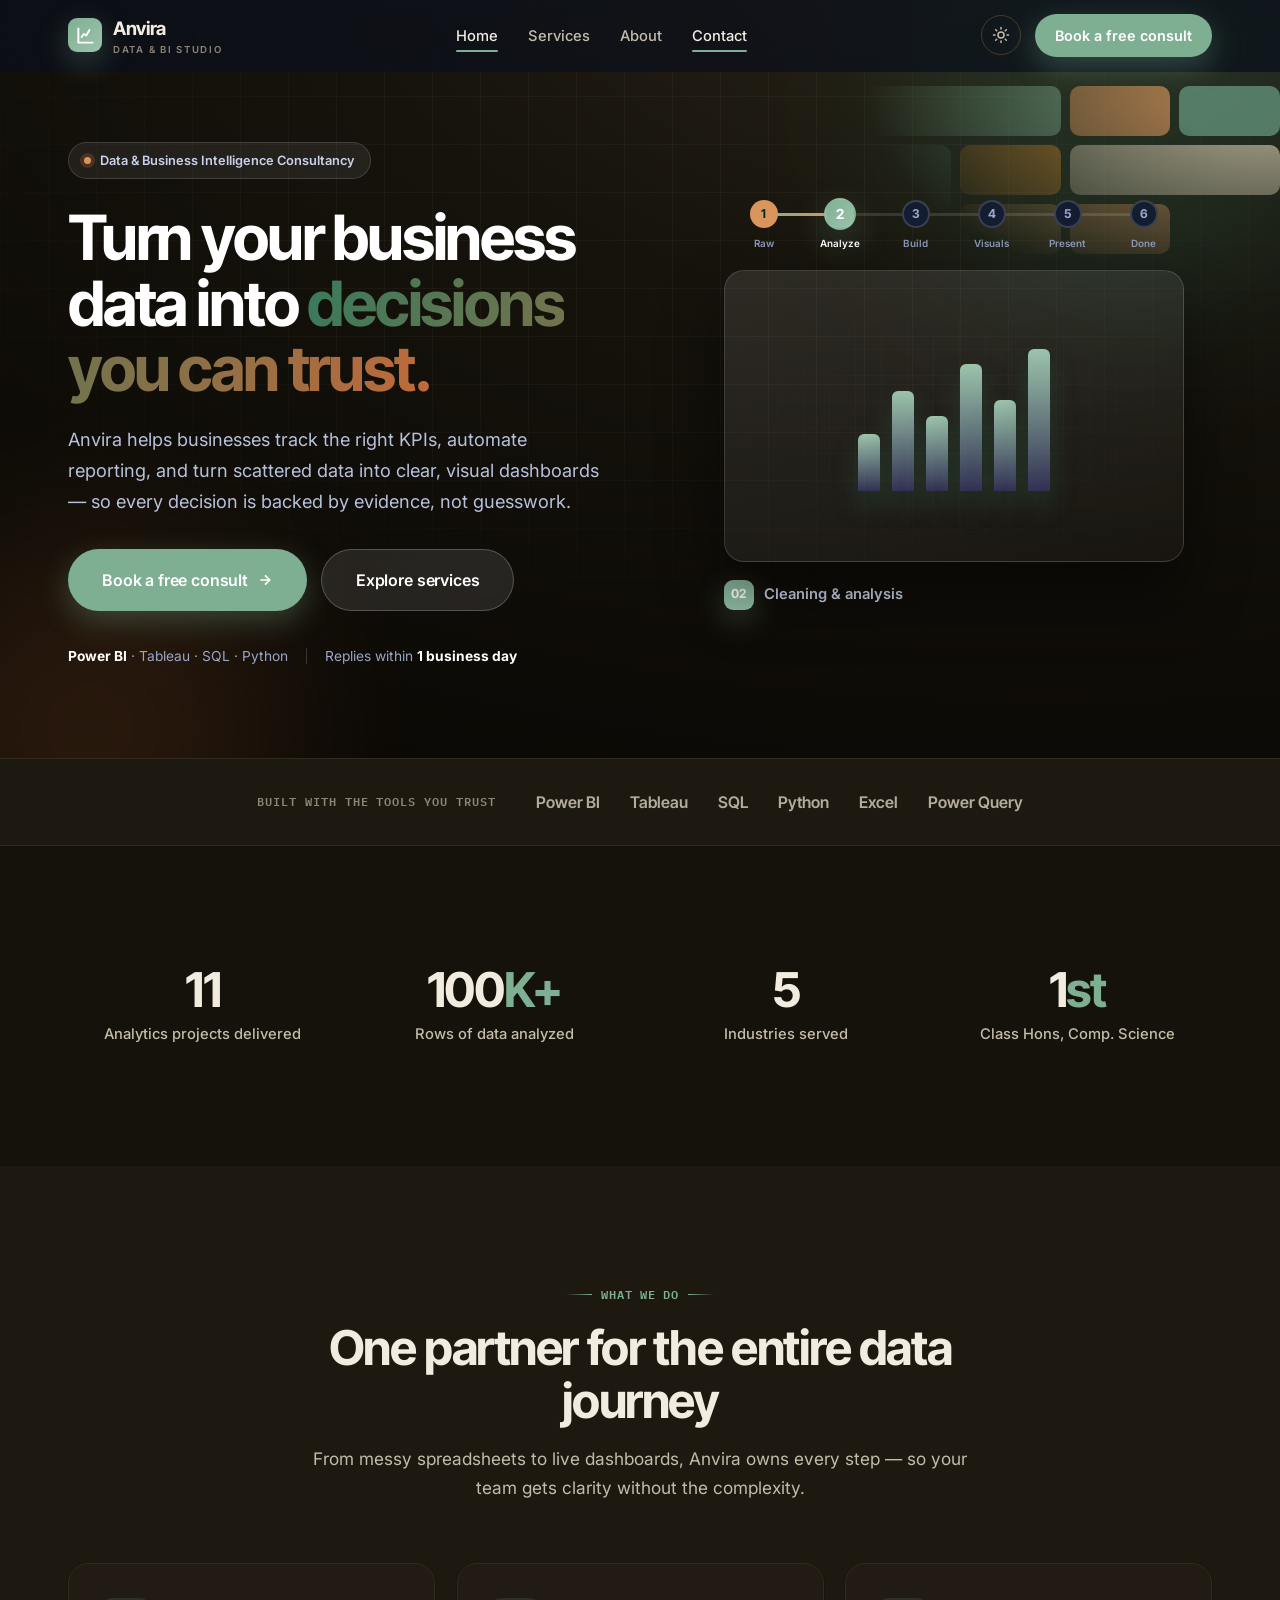
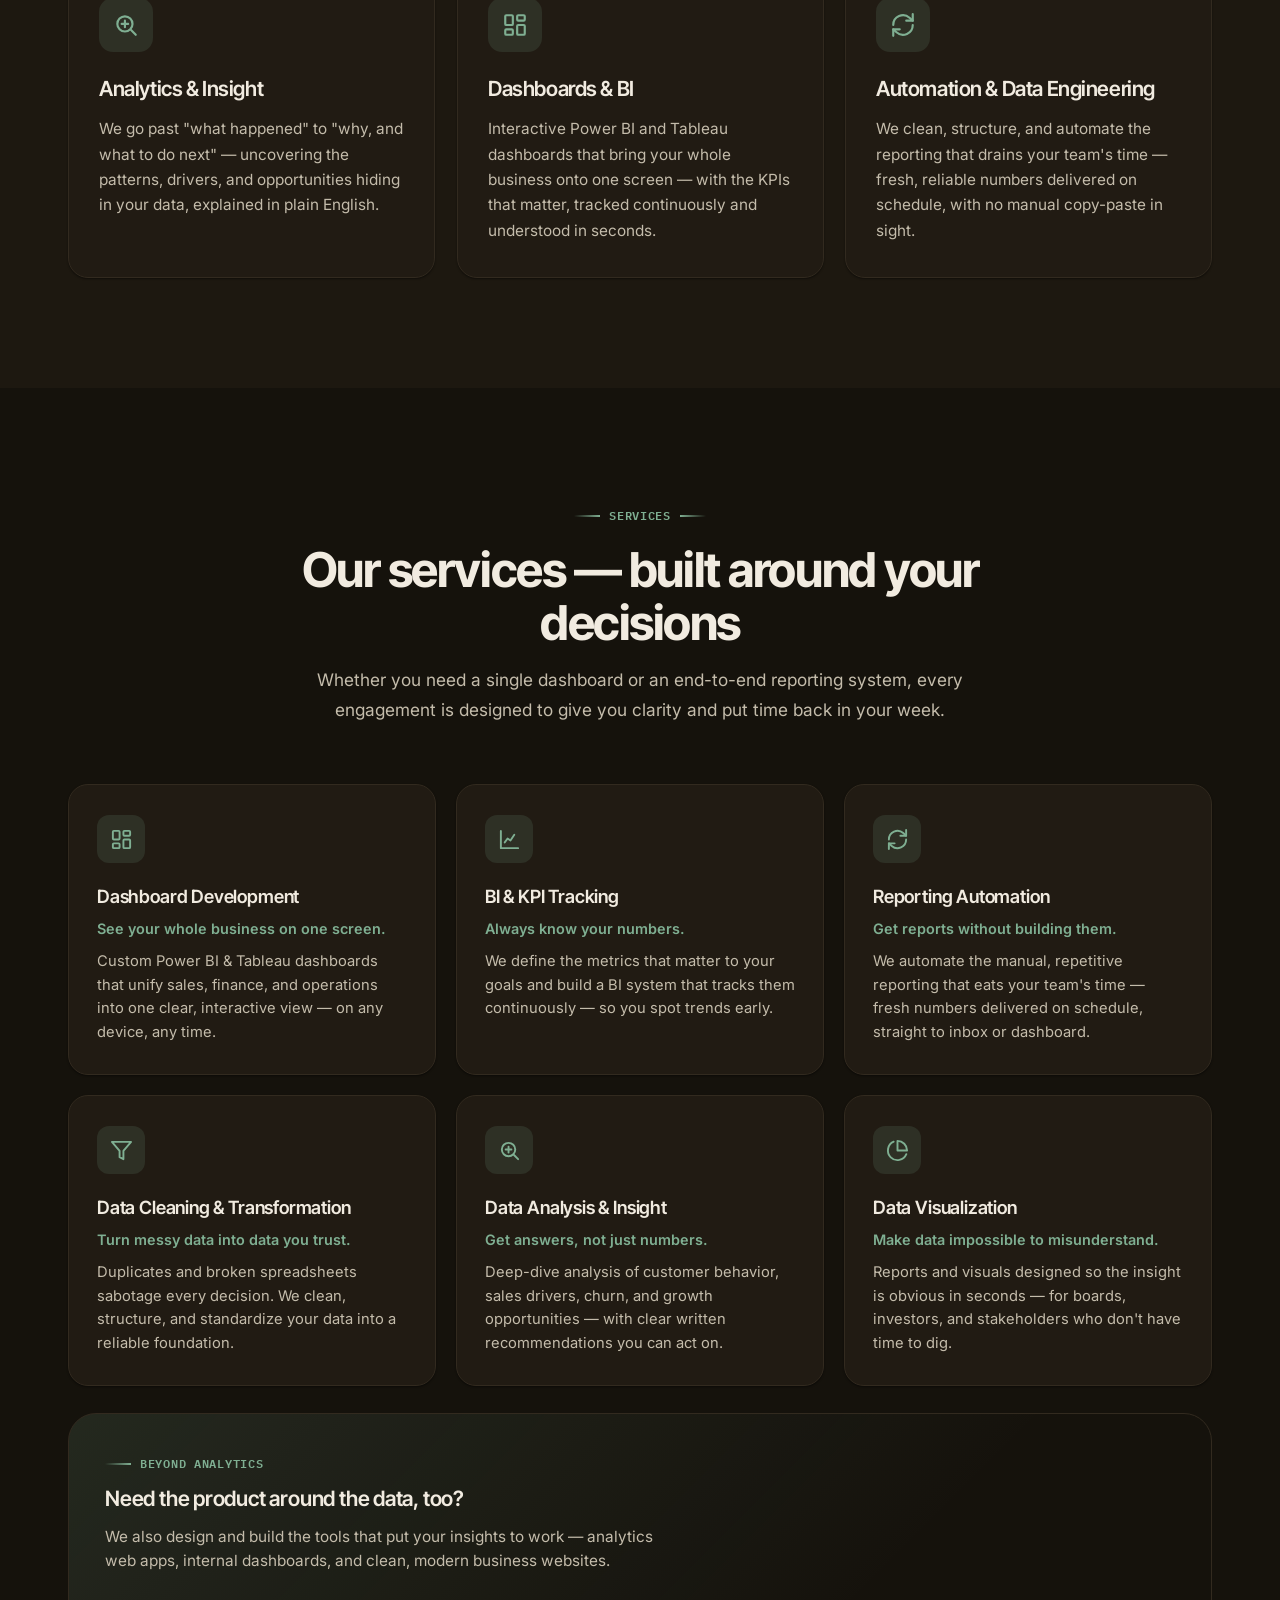
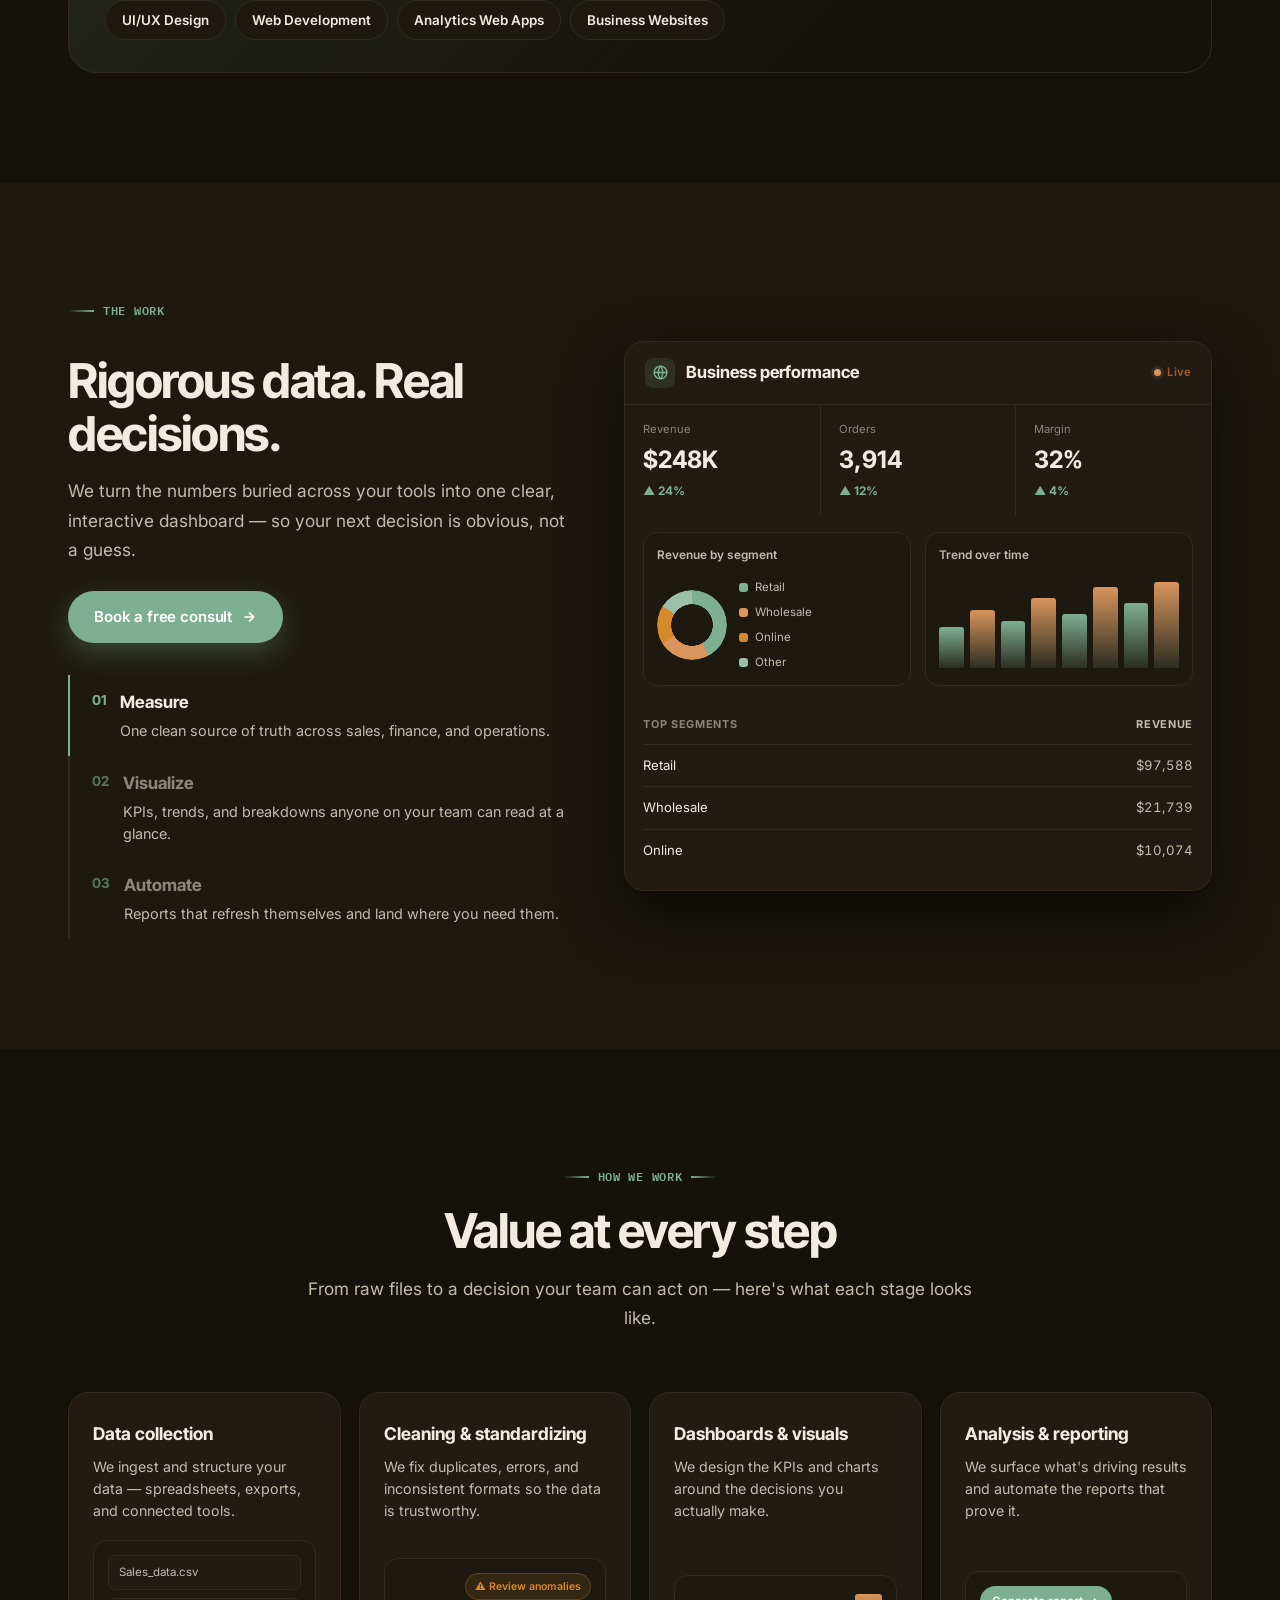
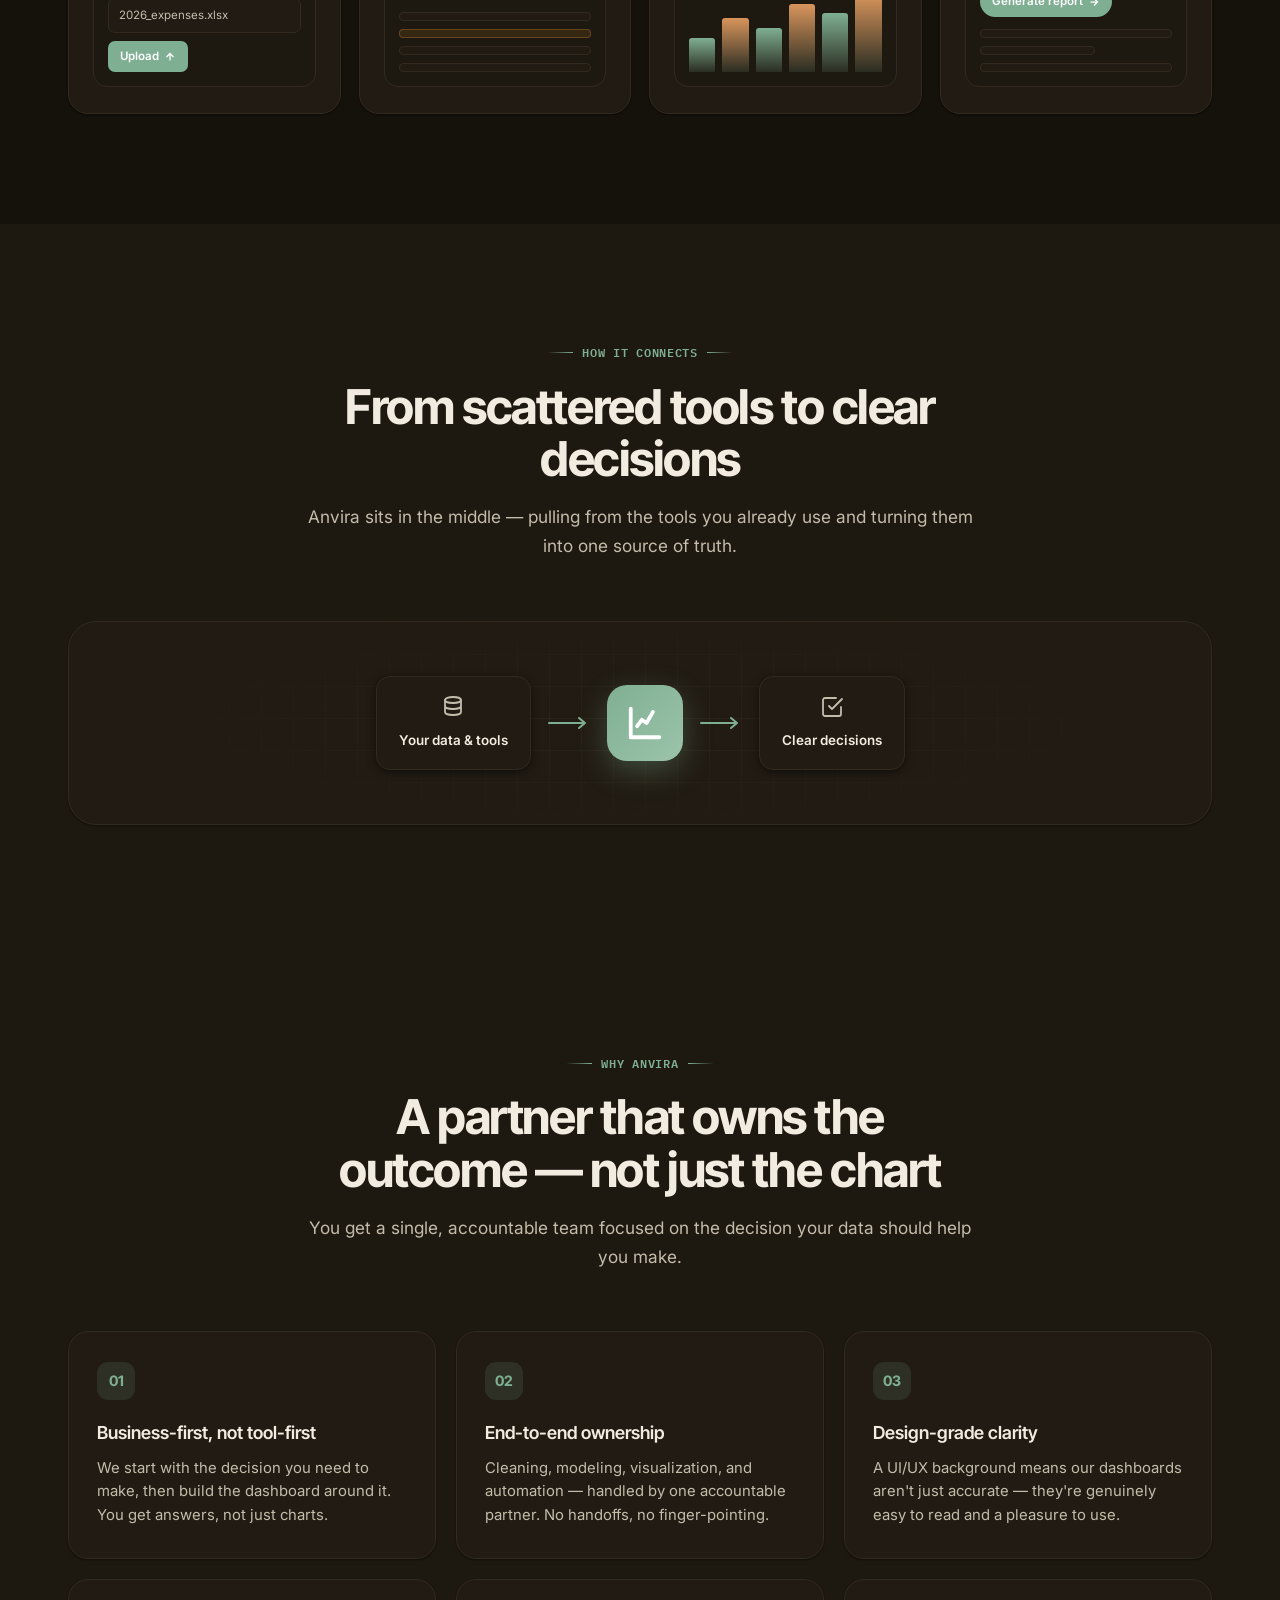
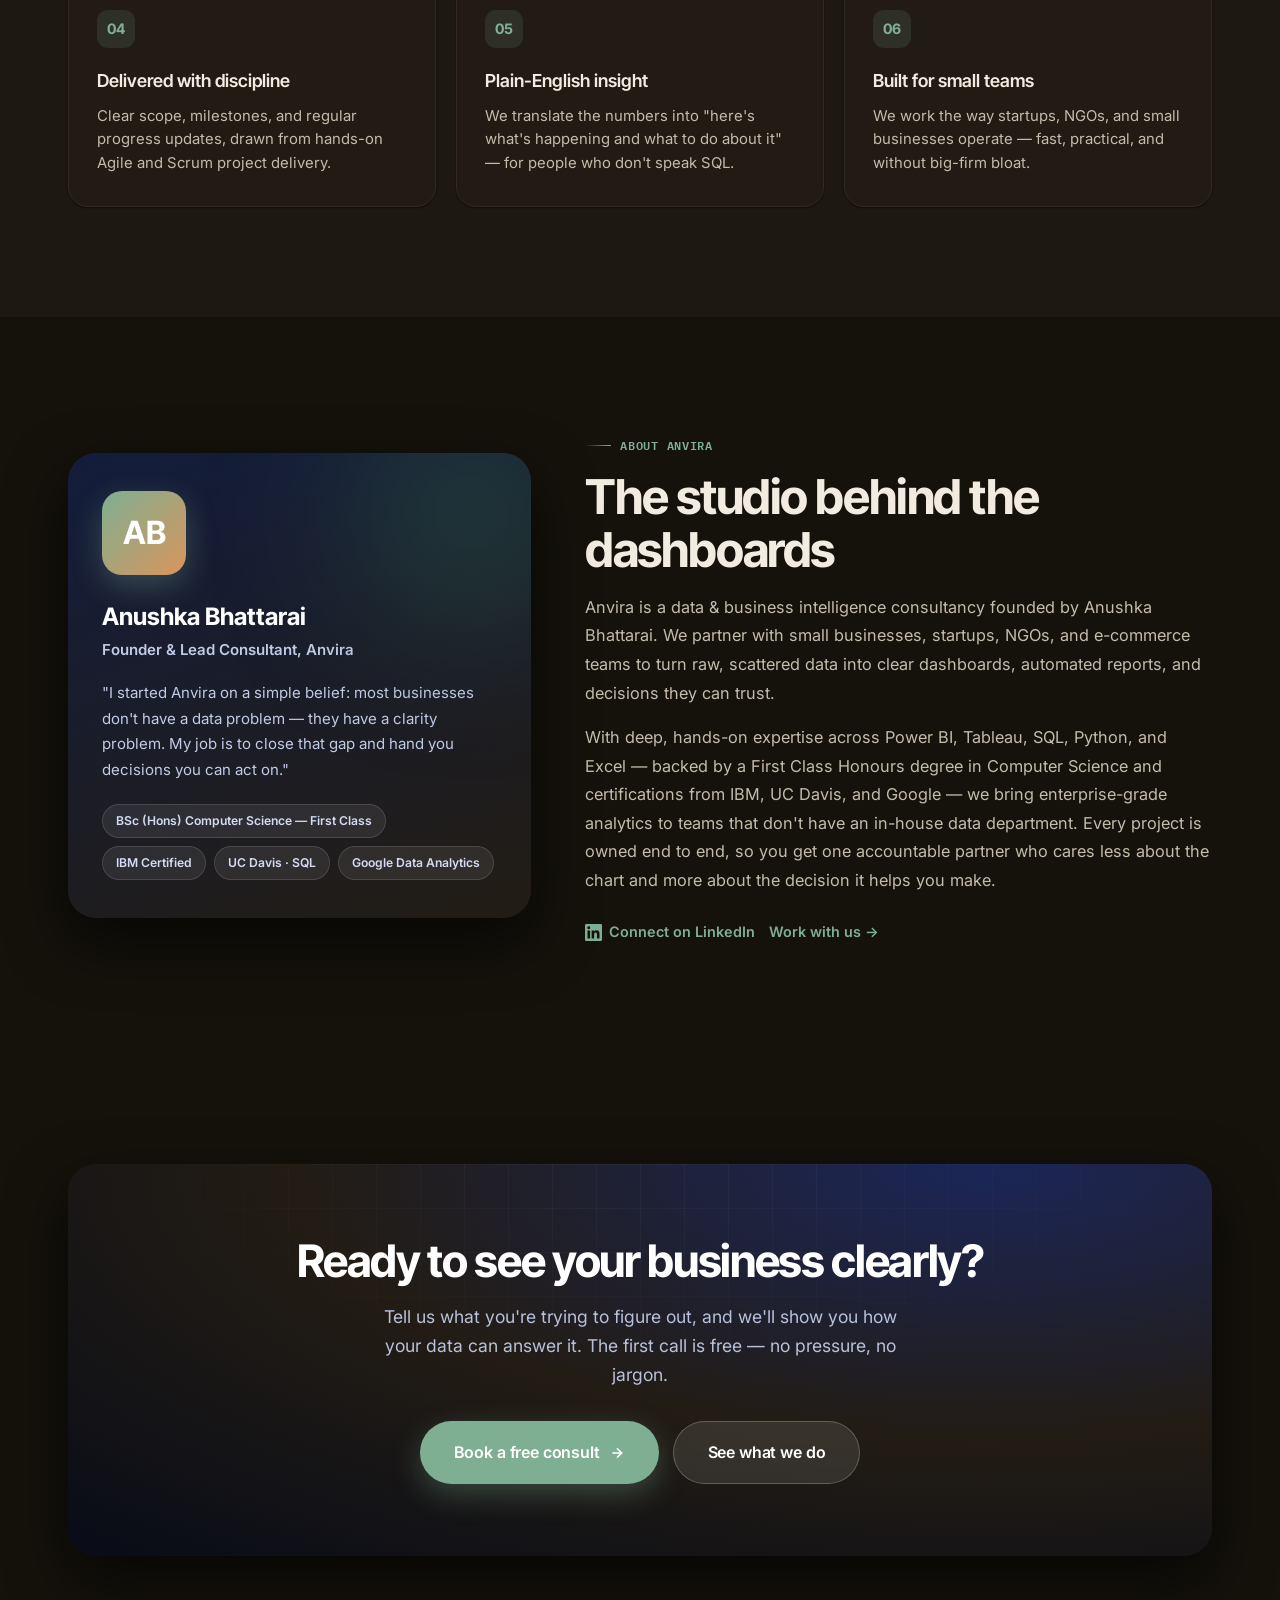
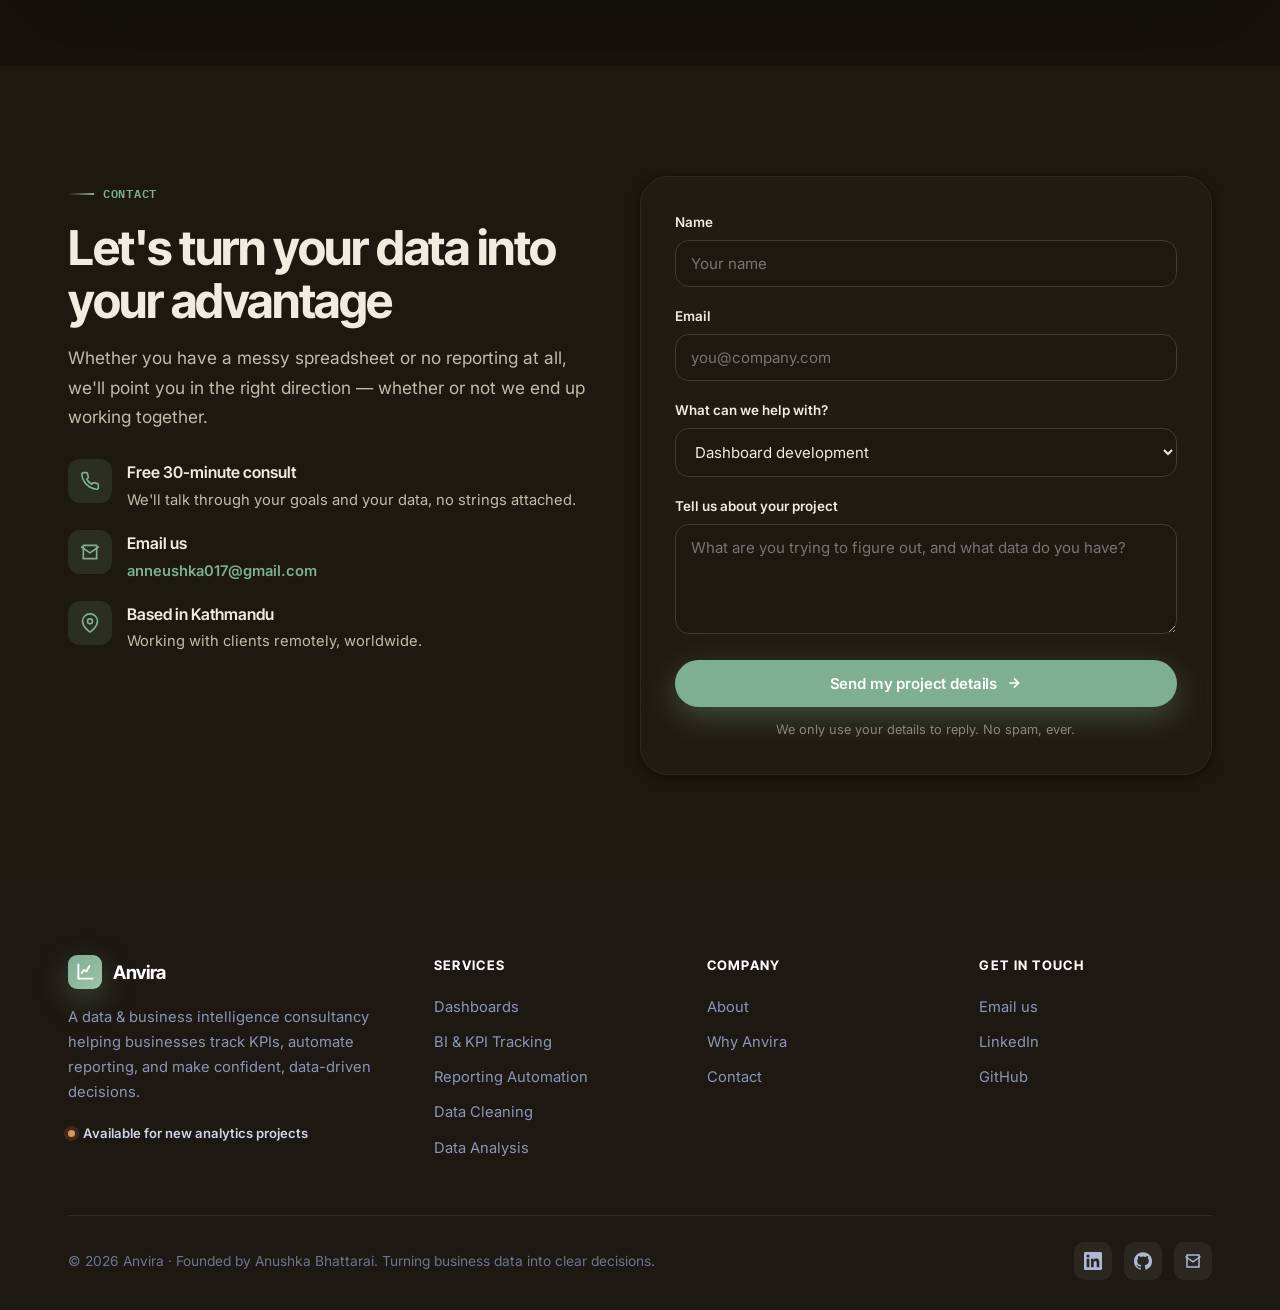
<file: index.html>
<!DOCTYPE html>
<html lang="en">

<head>
    <meta charset="UTF-8">
    <meta name="viewport" content="width=device-width, initial-scale=1.0">
    <title>Anvira — Data Analytics, BI & Dashboard Consultancy</title>
    <meta name="description"
        content="Anvira is a data & business intelligence consultancy. We build dashboards, track KPIs, and automate reporting so businesses make faster, smarter, evidence-based decisions. Power BI, Tableau, SQL & Python.">
    <meta name="theme-color" content="#0b1224">
    <meta property="og:title" content="Anvira — Data Analytics, BI & Dashboard Consultancy">
    <meta property="og:description" content="We turn scattered business data into clear dashboards, automated reports, and decisions you can trust.">
    <meta property="og:type" content="website">
    <link rel="preconnect" href="https://fonts.googleapis.com">
    <link rel="preconnect" href="https://fonts.gstatic.com" crossorigin>
    <link href="https://fonts.googleapis.com/css2?family=Inter+Tight:wght@500;600;700&family=Inter:wght@400;500;600;700&family=IBM+Plex+Mono:wght@500;600&display=swap" rel="stylesheet">
    <link rel="stylesheet" href="styles.css">
    <script>
        document.documentElement.classList.add('js');
        (function () {
            var t = localStorage.getItem('anvira-theme') || 'dark'; // dark-first to match the hero
            if (t === 'dark') document.documentElement.setAttribute('data-theme', 'dark');
        })();
    </script>
</head>

<body>

    <!-- ===================== FIRST-LOAD INTRO (A -> Anvira -> black hole) ===================== -->
    <div class="intro" id="intro" aria-hidden="true">
        <div class="intro-tiles" aria-hidden="true">
            <span class="it" style="left:6%;top:12%;width:74px;height:74px;background:#2f6049;--mx:26px;--my:30px;animation-duration:15s"></span>
            <span class="it" style="left:18%;top:62%;width:96px;height:60px;background:#c06a3a;--mx:-20px;--my:-28px;animation-duration:17s;animation-delay:-3s"></span>
            <span class="it" style="left:2%;top:40%;width:56px;height:56px;background:#6fa589;--mx:18px;--my:22px;animation-duration:13s;animation-delay:-6s"></span>
            <span class="it" style="left:31%;top:8%;width:60px;height:60px;background:#d68a2c;--mx:-16px;--my:26px;animation-duration:16s;animation-delay:-2s"></span>
            <span class="it" style="left:80%;top:10%;width:90px;height:90px;background:#2f6049;--mx:-28px;--my:30px;animation-duration:18s"></span>
            <span class="it" style="left:90%;top:42%;width:64px;height:64px;background:#d9955c;--mx:22px;--my:-20px;animation-duration:14s;animation-delay:-5s"></span>
            <span class="it" style="left:72%;top:66%;width:80px;height:80px;background:#6fa589;--mx:-18px;--my:-30px;animation-duration:16s;animation-delay:-7s"></span>
            <span class="it" style="left:84%;top:80%;width:54px;height:54px;background:#c06a3a;--mx:20px;--my:24px;animation-duration:13s;animation-delay:-1s"></span>
            <span class="it" style="left:14%;top:84%;width:70px;height:70px;background:#9bbfa9;--mx:26px;--my:-22px;animation-duration:17s;animation-delay:-4s"></span>
            <span class="it" style="left:46%;top:85%;width:58px;height:58px;background:#d68a2c;--mx:-22px;--my:-26px;animation-duration:15s;animation-delay:-8s"></span>
            <span class="it" style="left:60%;top:4%;width:50px;height:50px;background:#f3ecdd;--mx:18px;--my:24px;animation-duration:14s;animation-delay:-3s"></span>
            <span class="it" style="left:4%;top:72%;width:48px;height:48px;background:#d9955c;--mx:24px;--my:-18px;animation-duration:16s;animation-delay:-6s"></span>
        </div>
        <div class="intro-vortex" aria-hidden="true"></div>
        <div class="intro-word" id="introWord">
            <span class="intro-A">A</span><span class="intro-rest">nvira</span>
        </div>
    </div>

    <!-- ===================== NAV ===================== -->
    <nav class="nav" id="nav">
        <div class="nav-inner">
            <a href="#top" class="brand">
                <span class="brand-mark">
                    <svg viewBox="0 0 24 24" fill="none" stroke="#fff" stroke-width="2.4" stroke-linecap="round" stroke-linejoin="round">
                        <path d="M3 3v18h18" /><path d="M7 14l3-4 3 2 4-7" />
                    </svg>
                </span>
                <span>Anvira<small>Data &amp; BI Studio</small></span>
            </a>
            <ul class="nav-menu" id="menu">
                <li><a href="index.html" class="active">Home</a></li>
                <li><a href="services.html">Services</a></li>
                <li><a href="about.html">About</a></li>
                <li><a href="#contact">Contact</a></li>
            </ul>
            <div class="nav-right">
                <button class="theme-toggle" id="themeToggle" type="button" aria-label="Toggle dark and light theme">
                    <svg class="ic-sun" viewBox="0 0 24 24" fill="none" stroke="currentColor" stroke-width="2" stroke-linecap="round" stroke-linejoin="round"><circle cx="12" cy="12" r="4" /><path d="M12 2v2M12 20v2M4.9 4.9l1.4 1.4M17.7 17.7l1.4 1.4M2 12h2M20 12h2M4.9 19.1l1.4-1.4M17.7 6.3l1.4-1.4" /></svg>
                    <svg class="ic-moon" viewBox="0 0 24 24" fill="none" stroke="currentColor" stroke-width="2" stroke-linecap="round" stroke-linejoin="round"><path d="M21 12.8A9 9 0 1 1 11.2 3 7 7 0 0 0 21 12.8z" /></svg>
                </button>
                <a href="#contact" class="nav-cta">Book a free consult</a>
                <button class="nav-toggle" id="toggle" aria-label="Menu"><span></span><span></span><span></span></button>
            </div>
        </div>
    </nav>

    <span id="top"></span>

    <!-- ===================== HERO (offering-first) ===================== -->
    <header class="hero">
        <div class="hero-glow g1"></div>
        <div class="hero-glow g2"></div>
        <div class="hero-mosaic" aria-hidden="true">
            <span class="t" style="--c:var(--indigo);grid-column:span 2"></span>
            <span class="t" style="--c:var(--emerald)"></span>
            <span class="t" style="--c:#6fa589"></span>
            <span class="t" style="--c:var(--navy);grid-row:span 2"></span>
            <span class="t" style="--c:var(--amber)"></span>
            <span class="t" style="--c:var(--bg-alt);grid-column:span 2"></span>
            <span class="t" style="--c:#d9955c"></span>
            <span class="t" style="--c:var(--emerald)"></span>
        </div>
        <div class="wrap hero-inner">
            <div class="hero-text">
                <span class="hero-badge"><span class="dot"></span> Data &amp; Business Intelligence Consultancy</span>
                <h1>Turn your business data into <span class="grad">decisions you can trust.</span></h1>
                <p class="hero-sub">Anvira helps businesses track the right KPIs, automate reporting, and turn
                    scattered data into clear, visual dashboards — so every decision is backed by evidence,
                    not guesswork.</p>
                <div class="hero-actions">
                    <a href="#contact" class="btn btn-primary btn-lg">Book a free consult
                        <svg viewBox="0 0 24 24" fill="none" stroke="currentColor" stroke-width="2.5"><path d="M5 12h14M12 5l7 7-7 7" /></svg>
                    </a>
                    <a href="#services" class="btn btn-light btn-lg">Explore services</a>
                </div>
                <div class="hero-trust">
                    <span><strong>Power BI</strong> · Tableau · SQL · Python</span>
                    <span class="sep"></span>
                    <span>Replies within <strong>1 business day</strong></span>
                </div>
            </div>

            <div class="hero-visual">
                <div class="story" id="story" role="img"
                    aria-label="Animated data lifecycle: huge raw data is collected, cleaned and analysed, a dashboard is built, visuals appear, it is presented to the client in an online meeting, and the work is approved.">
                    <div class="story-rail">
                        <span class="story-line"><span class="story-fill" id="storyFill"></span></span>
                        <div class="story-step" data-step="0"><span class="story-dot">1</span><span class="story-lbl">Raw</span></div>
                        <div class="story-step" data-step="1"><span class="story-dot">2</span><span class="story-lbl">Analyze</span></div>
                        <div class="story-step" data-step="2"><span class="story-dot">3</span><span class="story-lbl">Build</span></div>
                        <div class="story-step" data-step="3"><span class="story-dot">4</span><span class="story-lbl">Visuals</span></div>
                        <div class="story-step" data-step="4"><span class="story-dot">5</span><span class="story-lbl">Present</span></div>
                        <div class="story-step" data-step="5"><span class="story-dot">6</span><span class="story-lbl">Done</span></div>
                    </div>

                    <div class="story-stage">
                        <!-- 0 — HUGE RAW DATA -->
                        <div class="lc-phase lc-raw" data-phase="0"><div class="lc-rawgrid" id="lc-raw"></div></div>
                        <!-- 1 — ANALYSIS -->
                        <div class="lc-phase lc-analyze" data-phase="1">
                            <div class="lc-cols"><i></i><i></i><i></i><i></i><i></i><i></i></div>
                            <div class="lc-scanline"></div>
                            <div class="lc-lens"><svg viewBox="0 0 24 24" fill="none" stroke="currentColor" stroke-width="2.2"><circle cx="11" cy="11" r="7" /><path d="M21 21l-4.5-4.5" /></svg></div>
                        </div>
                        <!-- 2 — BUILD DASHBOARD -->
                        <div class="lc-phase lc-build" data-phase="2">
                            <div class="lc-card lc-card--wire"><span class="lc-sk lc-sk-1"></span><span class="lc-sk lc-sk-2"></span><span class="lc-sk lc-sk-3"></span><span class="lc-sk lc-sk-4"></span></div>
                        </div>
                        <!-- 3 — VISUALS APPEAR -->
                        <div class="lc-phase lc-visuals" data-phase="3">
                            <div class="lc-card lc-card--full">
                                <div class="lc-kpis"><span><b>$248K</b>Revenue</span><span><b>+24%</b>Growth</span><span><b>3.9K</b>Orders</span></div>
                                <div class="lc-vrow"><div class="lc-bars"><i style="--h:38%"></i><i style="--h:64%"></i><i style="--h:50%"></i><i style="--h:82%"></i><i style="--h:70%"></i><i style="--h:96%"></i></div><div class="lc-donut"></div></div>
                            </div>
                        </div>
                        <!-- 4 — PRESENT TO CLIENT -->
                        <div class="lc-phase lc-present" data-phase="4">
                            <div class="lc-laptop"><div class="lc-laptop-screen"><span class="lc-mini-bars"><i></i><i></i><i></i><i></i></span><span class="lc-mini-spark"></span></div><div class="lc-laptop-base"></div></div>
                            <span class="lc-live"><i></i> LIVE</span>
                            <div class="lc-people"><span>AB</span><span>JD</span><span>MK</span></div>
                        </div>
                        <!-- 5 — APPROVED -->
                        <div class="lc-phase lc-approve" data-phase="5">
                            <div class="lc-check"><svg viewBox="0 0 24 24" fill="none" stroke="currentColor" stroke-width="3" stroke-linecap="round" stroke-linejoin="round"><path d="M20 6L9 17l-5-5" /></svg></div>
                            <div class="lc-stars">★★★★★</div>
                            <div class="lc-bubble">Great work! 🎉</div>
                            <div class="lc-confetti" id="lc-confetti"></div>
                        </div>
                    </div>

                    <div class="story-caption"><span class="story-cap-num" id="storyNum">01</span><span id="storyCap">Huge raw data collected</span></div>
                </div>
            </div>
        </div>
    </header>

    <!-- ===================== TOOLS STRIP ===================== -->
    <section class="strip">
        <div class="wrap strip-inner">
            <span class="strip-label">Built with the tools you trust</span>
            <div class="strip-tools">
                <span>Power BI</span><span>Tableau</span><span>SQL</span><span>Python</span><span>Excel</span><span>Power Query</span>
            </div>
        </div>
    </section>

    <!-- ===================== STATS ===================== -->
    <section class="section">
        <div class="wrap">
            <div class="stats">
                <div class="stat reveal"><div class="n" data-count="11">0</div><div class="t">Analytics projects delivered</div></div>
                <div class="stat reveal"><div class="n"><span data-count="100">0</span><span class="ac">K+</span></div><div class="t">Rows of data analyzed</div></div>
                <div class="stat reveal"><div class="n" data-count="5">0</div><div class="t">Industries served</div></div>
                <div class="stat reveal"><div class="n">1<span class="ac">st</span></div><div class="t">Class Hons, Comp. Science</div></div>
            </div>
        </div>
    </section>

    <!-- ===================== PILLARS / WHAT WE DO ===================== -->
    <section class="section section-alt">
        <div class="wrap">
            <div class="head center reveal">
                <span class="eyebrow center">What we do</span>
                <h2 class="h2">One partner for the entire data journey</h2>
                <p class="lead">From messy spreadsheets to live dashboards, Anvira owns every step — so your team
                    gets clarity without the complexity.</p>
            </div>
            <div class="pillars">
                <div class="pillar reveal">
                    <div class="pillar-ico"><svg viewBox="0 0 24 24" fill="none" stroke="currentColor" stroke-width="2" stroke-linecap="round" stroke-linejoin="round"><circle cx="11" cy="11" r="7" /><path d="M21 21l-4.3-4.3" /><path d="M11 8v6M8 11h6" /></svg></div>
                    <h3>Analytics &amp; Insight</h3>
                    <p>We go past "what happened" to "why, and what to do next" — uncovering the patterns, drivers,
                        and opportunities hiding in your data, explained in plain English.</p>
                </div>
                <div class="pillar reveal">
                    <div class="pillar-ico"><svg viewBox="0 0 24 24" fill="none" stroke="currentColor" stroke-width="2" stroke-linecap="round" stroke-linejoin="round"><rect x="3" y="3" width="7" height="9" rx="1" /><rect x="14" y="3" width="7" height="5" rx="1" /><rect x="14" y="12" width="7" height="9" rx="1" /><rect x="3" y="16" width="7" height="5" rx="1" /></svg></div>
                    <h3>Dashboards &amp; BI</h3>
                    <p>Interactive Power BI and Tableau dashboards that bring your whole business onto one screen —
                        with the KPIs that matter, tracked continuously and understood in seconds.</p>
                </div>
                <div class="pillar reveal">
                    <div class="pillar-ico"><svg viewBox="0 0 24 24" fill="none" stroke="currentColor" stroke-width="2" stroke-linecap="round" stroke-linejoin="round"><path d="M21 2v6h-6" /><path d="M3 12a9 9 0 0 1 15-6.7L21 8" /><path d="M3 22v-6h6" /><path d="M21 12a9 9 0 0 1-15 6.7L3 16" /></svg></div>
                    <h3>Automation &amp; Data Engineering</h3>
                    <p>We clean, structure, and automate the reporting that drains your team's time — fresh, reliable
                        numbers delivered on schedule, with no manual copy-paste in sight.</p>
                </div>
            </div>
        </div>
    </section>

    <!-- ===================== SERVICES ===================== -->
    <section class="section" id="services">
        <div class="wrap">
            <div class="head center reveal">
                <span class="eyebrow center">Services</span>
                <h2 class="h2">Our services — built around your decisions</h2>
                <p class="lead">Whether you need a single dashboard or an end-to-end reporting system, every
                    engagement is designed to give you clarity and put time back in your week.</p>
            </div>
            <div class="services">
                <div class="svc reveal">
                    <div class="svc-ico"><svg viewBox="0 0 24 24" fill="none" stroke="currentColor" stroke-width="2" stroke-linecap="round" stroke-linejoin="round"><rect x="3" y="3" width="7" height="9" rx="1" /><rect x="14" y="3" width="7" height="5" rx="1" /><rect x="14" y="12" width="7" height="9" rx="1" /><rect x="3" y="16" width="7" height="5" rx="1" /></svg></div>
                    <h3>Dashboard Development</h3>
                    <p class="tl">See your whole business on one screen.</p>
                    <p>Custom Power BI &amp; Tableau dashboards that unify sales, finance, and operations into one
                        clear, interactive view — on any device, any time.</p>
                </div>
                <div class="svc reveal">
                    <div class="svc-ico"><svg viewBox="0 0 24 24" fill="none" stroke="currentColor" stroke-width="2" stroke-linecap="round" stroke-linejoin="round"><path d="M3 3v18h18" /><path d="M7 15l3-4 3 2 4-6" /></svg></div>
                    <h3>BI &amp; KPI Tracking</h3>
                    <p class="tl">Always know your numbers.</p>
                    <p>We define the metrics that matter to your goals and build a BI system that tracks them
                        continuously — so you spot trends early.</p>
                </div>
                <div class="svc reveal">
                    <div class="svc-ico"><svg viewBox="0 0 24 24" fill="none" stroke="currentColor" stroke-width="2" stroke-linecap="round" stroke-linejoin="round"><path d="M21 2v6h-6" /><path d="M3 12a9 9 0 0 1 15-6.7L21 8" /><path d="M3 22v-6h6" /><path d="M21 12a9 9 0 0 1-15 6.7L3 16" /></svg></div>
                    <h3>Reporting Automation</h3>
                    <p class="tl">Get reports without building them.</p>
                    <p>We automate the manual, repetitive reporting that eats your team's time — fresh numbers
                        delivered on schedule, straight to inbox or dashboard.</p>
                </div>
                <div class="svc reveal">
                    <div class="svc-ico"><svg viewBox="0 0 24 24" fill="none" stroke="currentColor" stroke-width="2" stroke-linecap="round" stroke-linejoin="round"><path d="M22 3H2l8 9.46V19l4 2v-8.54L22 3z" /></svg></div>
                    <h3>Data Cleaning &amp; Transformation</h3>
                    <p class="tl">Turn messy data into data you trust.</p>
                    <p>Duplicates and broken spreadsheets sabotage every decision. We clean, structure, and
                        standardize your data into a reliable foundation.</p>
                </div>
                <div class="svc reveal">
                    <div class="svc-ico"><svg viewBox="0 0 24 24" fill="none" stroke="currentColor" stroke-width="2" stroke-linecap="round" stroke-linejoin="round"><circle cx="11" cy="11" r="7" /><path d="M21 21l-4.3-4.3" /><path d="M11 8v6M8 11h6" /></svg></div>
                    <h3>Data Analysis &amp; Insight</h3>
                    <p class="tl">Get answers, not just numbers.</p>
                    <p>Deep-dive analysis of customer behavior, sales drivers, churn, and growth opportunities —
                        with clear written recommendations you can act on.</p>
                </div>
                <div class="svc reveal">
                    <div class="svc-ico"><svg viewBox="0 0 24 24" fill="none" stroke="currentColor" stroke-width="2" stroke-linecap="round" stroke-linejoin="round"><path d="M21.21 15.89A10 10 0 1 1 8 2.83" /><path d="M22 12A10 10 0 0 0 12 2v10z" /></svg></div>
                    <h3>Data Visualization</h3>
                    <p class="tl">Make data impossible to misunderstand.</p>
                    <p>Reports and visuals designed so the insight is obvious in seconds — for boards, investors,
                        and stakeholders who don't have time to dig.</p>
                </div>
            </div>

            <div class="svc-extra reveal">
                <div class="svc-extra-text">
                    <span class="eyebrow">Beyond analytics</span>
                    <h3>Need the product around the data, too?</h3>
                    <p>We also design and build the tools that put your insights to work — analytics web apps,
                        internal dashboards, and clean, modern business websites.</p>
                </div>
                <div class="svc-extra-tags">
                    <span>UI/UX Design</span><span>Web Development</span>
                    <span>Analytics Web Apps</span><span>Business Websites</span>
                </div>
            </div>
        </div>
    </section>

    <!-- ===================== DASHBOARD SHOWCASE ===================== -->
    <section class="section section-alt" id="platform">
        <div class="wrap dash-show">
            <div class="dash-show-text reveal">
                <span class="eyebrow">The work</span>
                <h2 class="h2">Rigorous data. Real decisions.</h2>
                <p class="lead">We turn the numbers buried across your tools into one clear, interactive dashboard —
                    so your next decision is obvious, not a guess.</p>
                <a href="#contact" class="btn btn-primary">Book a free consult
                    <svg viewBox="0 0 24 24" fill="none" stroke="currentColor" stroke-width="2.5"><path d="M5 12h14M12 5l7 7-7 7" /></svg>
                </a>
                <ul class="dash-steps">
                    <li class="on"><b>01</b><div><h4>Measure</h4><p>One clean source of truth across sales, finance, and operations.</p></div></li>
                    <li><b>02</b><div><h4>Visualize</h4><p>KPIs, trends, and breakdowns anyone on your team can read at a glance.</p></div></li>
                    <li><b>03</b><div><h4>Automate</h4><p>Reports that refresh themselves and land where you need them.</p></div></li>
                </ul>
            </div>

            <div class="dash-show-visual reveal">
                <div class="dboard">
                    <div class="dboard-top">
                        <span class="dboard-ic"><svg viewBox="0 0 24 24" fill="none" stroke="currentColor" stroke-width="2"><circle cx="12" cy="12" r="9" /><path d="M3 12h18M12 3a14 14 0 0 1 0 18M12 3a14 14 0 0 0 0 18" /></svg></span>
                        <b>Business performance</b>
                        <span class="dboard-live"><i></i> Live</span>
                    </div>
                    <div class="dboard-kpis">
                        <div><span>Revenue</span><b>$248K</b><i class="up">▲ 24%</i></div>
                        <div><span>Orders</span><b>3,914</b><i class="up">▲ 12%</i></div>
                        <div><span>Margin</span><b>32%</b><i class="up">▲ 4%</i></div>
                    </div>
                    <div class="dboard-charts">
                        <div class="dboard-cardlet">
                            <span class="dboard-ct">Revenue by segment</span>
                            <div class="dboard-mid">
                                <div class="dboard-donut"></div>
                                <ul class="dboard-legend">
                                    <li><i style="--c:var(--indigo)"></i>Retail</li>
                                    <li><i style="--c:var(--emerald)"></i>Wholesale</li>
                                    <li><i style="--c:var(--amber)"></i>Online</li>
                                    <li><i style="--c:#9bbfa9"></i>Other</li>
                                </ul>
                            </div>
                        </div>
                        <div class="dboard-cardlet">
                            <span class="dboard-ct">Trend over time</span>
                            <div class="dboard-bars">
                                <i style="--h:46%"></i><i style="--h:64%"></i><i style="--h:52%"></i><i style="--h:78%"></i>
                                <i style="--h:60%"></i><i style="--h:90%"></i><i style="--h:72%"></i><i style="--h:96%"></i>
                            </div>
                        </div>
                    </div>
                    <div class="dboard-table">
                        <div class="dboard-tr dboard-th"><span>Top segments</span><span>Revenue</span></div>
                        <div class="dboard-tr"><span>Retail</span><span>$97,588</span></div>
                        <div class="dboard-tr"><span>Wholesale</span><span>$21,739</span></div>
                        <div class="dboard-tr"><span>Online</span><span>$10,074</span></div>
                    </div>
                </div>
            </div>
        </div>
    </section>

    <!-- ===================== VALUE AT EVERY STEP ===================== -->
    <section class="section" id="steps">
        <div class="wrap">
            <div class="head center reveal">
                <span class="eyebrow center">How we work</span>
                <h2 class="h2">Value at every step</h2>
                <p class="lead">From raw files to a decision your team can act on — here's what each stage looks like.</p>
            </div>
            <div class="steps-grid">
                <article class="step-card reveal">
                    <h3>Data collection</h3>
                    <p>We ingest and structure your data — spreadsheets, exports, and connected tools.</p>
                    <div class="step-mock mock-upload">
                        <span class="mk-file">Sales_data.csv</span>
                        <span class="mk-file">2026_expenses.xlsx</span>
                        <span class="mk-btn">Upload <svg viewBox="0 0 24 24" fill="none" stroke="currentColor" stroke-width="2.5"><path d="M12 19V5M5 12l7-7 7 7" /></svg></span>
                    </div>
                </article>
                <article class="step-card reveal">
                    <h3>Cleaning &amp; standardizing</h3>
                    <p>We fix duplicates, errors, and inconsistent formats so the data is trustworthy.</p>
                    <div class="step-mock mock-clean">
                        <span class="mk-tag">⚠ Review anomalies</span>
                        <span class="mk-row"></span><span class="mk-row warn"></span><span class="mk-row"></span><span class="mk-row"></span>
                    </div>
                </article>
                <article class="step-card reveal">
                    <h3>Dashboards &amp; visuals</h3>
                    <p>We design the KPIs and charts around the decisions you actually make.</p>
                    <div class="step-mock mock-chart">
                        <i style="--h:42%"></i><i style="--h:66%"></i><i style="--h:54%"></i><i style="--h:84%"></i><i style="--h:72%"></i><i style="--h:96%"></i>
                    </div>
                </article>
                <article class="step-card reveal">
                    <h3>Analysis &amp; reporting</h3>
                    <p>We surface what's driving results and automate the reports that prove it.</p>
                    <div class="step-mock mock-report">
                        <span class="mk-pill">Generate report <svg viewBox="0 0 24 24" fill="none" stroke="currentColor" stroke-width="2.5"><path d="M5 12h14M12 5l7 7-7 7" /></svg></span>
                        <span class="mk-row"></span><span class="mk-row short"></span><span class="mk-row"></span>
                    </div>
                </article>
            </div>
        </div>
    </section>

    <!-- ===================== FLOW FIGURE ===================== -->
    <section class="section section-alt" id="flow">
        <div class="wrap">
            <div class="head center reveal">
                <span class="eyebrow center">How it connects</span>
                <h2 class="h2">From scattered tools to clear decisions</h2>
                <p class="lead">Anvira sits in the middle — pulling from the tools you already use and turning them
                    into one source of truth.</p>
            </div>
            <div class="flowfig reveal">
                <div class="flowfig-node">
                    <svg viewBox="0 0 24 24" fill="none" stroke="currentColor" stroke-width="1.8" stroke-linecap="round" stroke-linejoin="round"><ellipse cx="12" cy="5" rx="8" ry="3" /><path d="M4 5v6c0 1.7 3.6 3 8 3s8-1.3 8-3V5M4 11v6c0 1.7 3.6 3 8 3s8-1.3 8-3v-6" /></svg>
                    <span>Your data &amp; tools</span>
                </div>
                <span class="flowfig-line"><svg viewBox="0 0 44 16" fill="none" stroke="currentColor" stroke-width="2" stroke-linecap="round" stroke-linejoin="round"><path d="M2 8h36M32 3l6 5-6 5" /></svg></span>
                <div class="flowfig-core">
                    <svg viewBox="0 0 24 24" fill="none" stroke="#fff" stroke-width="2.4" stroke-linecap="round" stroke-linejoin="round"><path d="M3 3v18h18" /><path d="M7 14l3-4 3 2 4-7" /></svg>
                </div>
                <span class="flowfig-line"><svg viewBox="0 0 44 16" fill="none" stroke="currentColor" stroke-width="2" stroke-linecap="round" stroke-linejoin="round"><path d="M2 8h36M32 3l6 5-6 5" /></svg></span>
                <div class="flowfig-node">
                    <svg viewBox="0 0 24 24" fill="none" stroke="currentColor" stroke-width="1.8" stroke-linecap="round" stroke-linejoin="round"><path d="M9 11l3 3L22 4" /><path d="M21 12v7a2 2 0 0 1-2 2H5a2 2 0 0 1-2-2V5a2 2 0 0 1 2-2h11" /></svg>
                    <span>Clear decisions</span>
                </div>
            </div>
        </div>
    </section>

    <!-- ===================== WHY ANVIRA ===================== -->
    <section class="section section-alt" id="why">
        <div class="wrap">
            <div class="head center reveal">
                <span class="eyebrow center">Why Anvira</span>
                <h2 class="h2">A partner that owns the outcome — not just the chart</h2>
                <p class="lead">You get a single, accountable team focused on the decision your data should help
                    you make.</p>
            </div>
            <div class="why">
                <div class="why-card reveal"><div class="why-num">01</div><h3>Business-first, not tool-first</h3><p>We start with the decision you need to make, then build the dashboard around it. You get answers, not just charts.</p></div>
                <div class="why-card reveal"><div class="why-num">02</div><h3>End-to-end ownership</h3><p>Cleaning, modeling, visualization, and automation — handled by one accountable partner. No handoffs, no finger-pointing.</p></div>
                <div class="why-card reveal"><div class="why-num">03</div><h3>Design-grade clarity</h3><p>A UI/UX background means our dashboards aren't just accurate — they're genuinely easy to read and a pleasure to use.</p></div>
                <div class="why-card reveal"><div class="why-num">04</div><h3>Delivered with discipline</h3><p>Clear scope, milestones, and regular progress updates, drawn from hands-on Agile and Scrum project delivery.</p></div>
                <div class="why-card reveal"><div class="why-num">05</div><h3>Plain-English insight</h3><p>We translate the numbers into "here's what's happening and what to do about it" — for people who don't speak SQL.</p></div>
                <div class="why-card reveal"><div class="why-num">06</div><h3>Built for small teams</h3><p>We work the way startups, NGOs, and small businesses operate — fast, practical, and without big-firm bloat.</p></div>
            </div>
        </div>
    </section>

    <!-- ===================== ABOUT / FOUNDER ===================== -->
    <section class="section" id="about">
        <div class="wrap founder">
            <div class="founder-card reveal">
                <div class="founder-avatar">AB</div>
                <h3>Anushka Bhattarai</h3>
                <p class="founder-role">Founder &amp; Lead Consultant, Anvira</p>
                <p>"I started Anvira on a simple belief: most businesses don't have a data problem — they have a
                    clarity problem. My job is to close that gap and hand you decisions you can act on."</p>
                <div class="founder-creds">
                    <span>BSc (Hons) Computer Science — First Class</span>
                    <span>IBM Certified</span>
                    <span>UC Davis · SQL</span>
                    <span>Google Data Analytics</span>
                </div>
            </div>
            <div class="founder-body reveal">
                <span class="eyebrow">About Anvira</span>
                <h2 class="h2">The studio behind the dashboards</h2>
                <p>Anvira is a data &amp; business intelligence consultancy founded by Anushka Bhattarai. We partner
                    with small businesses, startups, NGOs, and e-commerce teams to turn raw, scattered data into
                    clear dashboards, automated reports, and decisions they can trust.</p>
                <p>With deep, hands-on expertise across Power BI, Tableau, SQL, Python, and Excel — backed by a
                    First Class Honours degree in Computer Science and certifications from IBM, UC Davis, and
                    Google — we bring enterprise-grade analytics to teams that don't have an in-house data
                    department. Every project is owned end to end, so you get one accountable partner who cares
                    less about the chart and more about the decision it helps you make.</p>
                <div class="founder-sign">
                    <a href="https://www.linkedin.com/in/anushka-bhattarai-789aa5238/" target="_blank" rel="noopener">
                        <svg viewBox="0 0 24 24" fill="currentColor"><path d="M20.45 20.45h-3.55v-5.57c0-1.33-.03-3.04-1.85-3.04-1.86 0-2.14 1.44-2.14 2.94v5.67H9.36V9h3.41v1.56h.05c.48-.9 1.64-1.85 3.37-1.85 3.6 0 4.27 2.37 4.27 5.46v6.28zM5.34 7.43a2.06 2.06 0 1 1 0-4.13 2.06 2.06 0 0 1 0 4.13zm1.78 13.02H3.56V9h3.56v11.45zM22.22 0H1.77C.79 0 0 .77 0 1.73v20.54C0 23.23.79 24 1.77 24h20.45c.98 0 1.78-.77 1.78-1.73V1.73C24 .77 23.2 0 22.22 0z" /></svg>
                        Connect on LinkedIn
                    </a>
                    <a href="#contact">Work with us →</a>
                </div>
            </div>
        </div>
    </section>

    <!-- ===================== CTA BANNER ===================== -->
    <section class="section">
        <div class="wrap">
            <div class="cta reveal">
                <h2>Ready to see your business clearly?</h2>
                <p>Tell us what you're trying to figure out, and we'll show you how your data can answer it.
                    The first call is free — no pressure, no jargon.</p>
                <div class="hero-actions">
                    <a href="#contact" class="btn btn-primary btn-lg">Book a free consult
                        <svg viewBox="0 0 24 24" fill="none" stroke="currentColor" stroke-width="2.5"><path d="M5 12h14M12 5l7 7-7 7" /></svg>
                    </a>
                    <a href="#services" class="btn btn-light btn-lg">See what we do</a>
                </div>
            </div>
        </div>
    </section>

    <!-- ===================== CONTACT ===================== -->
    <section class="section section-alt" id="contact">
        <div class="wrap contact">
            <div class="contact-info reveal">
                <span class="eyebrow">Contact</span>
                <h2 class="h2">Let's turn your data into your advantage</h2>
                <p class="lead">Whether you have a messy spreadsheet or no reporting at all, we'll point you in the
                    right direction — whether or not we end up working together.</p>
                <div class="contact-points">
                    <div class="cpoint">
                        <div class="cpoint-ico"><svg viewBox="0 0 24 24" fill="none" stroke="currentColor" stroke-width="2" stroke-linecap="round" stroke-linejoin="round"><path d="M22 16.92v3a2 2 0 0 1-2.18 2 19.8 19.8 0 0 1-8.63-3.07 19.5 19.5 0 0 1-6-6 19.8 19.8 0 0 1-3.07-8.67A2 2 0 0 1 4.11 2h3a2 2 0 0 1 2 1.72c.13.96.36 1.9.7 2.81a2 2 0 0 1-.45 2.11L8.09 9.91a16 16 0 0 0 6 6l1.27-1.27a2 2 0 0 1 2.11-.45c.9.34 1.85.57 2.81.7A2 2 0 0 1 22 16.92z" /></svg></div>
                        <div><h4>Free 30-minute consult</h4><p>We'll talk through your goals and your data, no strings attached.</p></div>
                    </div>
                    <div class="cpoint">
                        <div class="cpoint-ico"><svg viewBox="0 0 24 24" fill="none" stroke="currentColor" stroke-width="2" stroke-linecap="round" stroke-linejoin="round"><path d="M4 4h16v16H4z" /><path d="m22 6-10 7L2 6" /></svg></div>
                        <div><h4>Email us</h4><p><a href="mailto:anneushka017@gmail.com">anneushka017@gmail.com</a></p></div>
                    </div>
                    <div class="cpoint">
                        <div class="cpoint-ico"><svg viewBox="0 0 24 24" fill="none" stroke="currentColor" stroke-width="2" stroke-linecap="round" stroke-linejoin="round"><path d="M21 10c0 7-9 13-9 13s-9-6-9-13a9 9 0 0 1 18 0z" /><circle cx="12" cy="10" r="3" /></svg></div>
                        <div><h4>Based in Kathmandu</h4><p>Working with clients remotely, worldwide.</p></div>
                    </div>
                </div>
            </div>

            <!-- ============================================================
                 CONTACT FORM — submissions are emailed to you via Web3Forms.
                 SETUP (1 minute, required for emails to arrive):
                   1. Go to https://web3forms.com  →  enter the email you want
                      submissions delivered to  →  copy the Access Key it emails you.
                   2. Paste that key below, replacing YOUR_ACCESS_KEY_HERE.
                 That's it — no account or dashboard needed.
            ============================================================ -->
            <form class="form reveal" id="contact-form" action="https://api.web3forms.com/submit" method="POST">
                <input type="hidden" name="access_key" value="8c975bd9-b458-4941-a084-6ecd1fda7c1a">
                <input type="hidden" name="subject" value="New project enquiry from the Anvira website">
                <input type="hidden" name="from_name" value="Anvira Website">
                <!-- Honeypot spam trap (leave empty) -->
                <input type="checkbox" name="botcheck" tabindex="-1" autocomplete="off" style="display:none">
                <div class="field">
                    <label for="name">Name</label>
                    <input type="text" id="name" name="name" placeholder="Your name" required>
                </div>
                <div class="field">
                    <label for="email">Email</label>
                    <input type="email" id="email" name="email" placeholder="you@company.com" required>
                </div>
                <div class="field">
                    <label for="help">What can we help with?</label>
                    <select id="help" name="service">
                        <option>Dashboard development</option>
                        <option>BI &amp; KPI tracking</option>
                        <option>Reporting automation</option>
                        <option>Data cleaning</option>
                        <option>Data analysis</option>
                        <option>Not sure yet</option>
                    </select>
                </div>
                <div class="field">
                    <label for="msg">Tell us about your project</label>
                    <textarea id="msg" name="message" placeholder="What are you trying to figure out, and what data do you have?"></textarea>
                </div>
                <button type="submit" class="btn btn-primary">Send my project details
                    <svg viewBox="0 0 24 24" fill="none" stroke="currentColor" stroke-width="2.5"><path d="M5 12h14M12 5l7 7-7 7" /></svg>
                </button>
                <p class="form-note">We only use your details to reply. No spam, ever.</p>
                <p class="form-status" id="form-status" role="status" aria-live="polite" hidden></p>
            </form>
        </div>
    </section>

    <!-- ===================== FOOTER ===================== -->
    <footer class="footer">
        <div class="wrap">
            <div class="footer-top">
                <div>
                    <a href="#top" class="brand">
                        <span class="brand-mark"><svg viewBox="0 0 24 24" fill="none" stroke="#fff" stroke-width="2.4" stroke-linecap="round" stroke-linejoin="round"><path d="M3 3v18h18" /><path d="M7 14l3-4 3 2 4-7" /></svg></span>
                        <span>Anvira</span>
                    </a>
                    <p class="footer-about">A data &amp; business intelligence consultancy helping businesses track
                        KPIs, automate reporting, and make confident, data-driven decisions.</p>
                    <div class="footer-badge"><span class="dot"></span> Available for new analytics projects</div>
                </div>
                <div class="footer-col">
                    <h5>Services</h5>
                    <a href="#services">Dashboards</a>
                    <a href="#services">BI &amp; KPI Tracking</a>
                    <a href="#services">Reporting Automation</a>
                    <a href="#services">Data Cleaning</a>
                    <a href="#services">Data Analysis</a>
                </div>
                <div class="footer-col">
                    <h5>Company</h5>
                    <a href="#about">About</a>
                    <a href="#why">Why Anvira</a>
                    <a href="#contact">Contact</a>
                </div>
                <div class="footer-col">
                    <h5>Get in touch</h5>
                    <a href="mailto:anneushka017@gmail.com">Email us</a>
                    <a href="https://www.linkedin.com/in/anushka-bhattarai-789aa5238/" target="_blank" rel="noopener">LinkedIn</a>
                    <a href="https://github.com/annvira" target="_blank" rel="noopener">GitHub</a>
                </div>
            </div>
            <div class="footer-bottom">
                <p>© <span id="year">2026</span> Anvira · Founded by Anushka Bhattarai. Turning business data into clear decisions.</p>
                <div class="footer-social">
                    <a href="https://www.linkedin.com/in/anushka-bhattarai-789aa5238/" target="_blank" rel="noopener" aria-label="LinkedIn"><svg viewBox="0 0 24 24" fill="currentColor"><path d="M20.45 20.45h-3.55v-5.57c0-1.33-.03-3.04-1.85-3.04-1.86 0-2.14 1.44-2.14 2.94v5.67H9.36V9h3.41v1.56h.05c.48-.9 1.64-1.85 3.37-1.85 3.6 0 4.27 2.37 4.27 5.46v6.28zM5.34 7.43a2.06 2.06 0 1 1 0-4.13 2.06 2.06 0 0 1 0 4.13zm1.78 13.02H3.56V9h3.56v11.45zM22.22 0H1.77C.79 0 0 .77 0 1.73v20.54C0 23.23.79 24 1.77 24h20.45c.98 0 1.78-.77 1.78-1.73V1.73C24 .77 23.2 0 22.22 0z" /></svg></a>
                    <a href="https://github.com/annvira" target="_blank" rel="noopener" aria-label="GitHub"><svg viewBox="0 0 24 24" fill="currentColor"><path d="M12 .3a12 12 0 0 0-3.8 23.4c.6.1.8-.3.8-.6v-2c-3.3.7-4-1.6-4-1.6-.6-1.4-1.3-1.8-1.3-1.8-1.1-.7.1-.7.1-.7 1.2 0 1.8 1.2 1.8 1.2 1.1 1.8 2.8 1.3 3.5 1 .1-.8.4-1.3.8-1.6-2.7-.3-5.5-1.3-5.5-5.9 0-1.3.5-2.4 1.2-3.2 0-.4-.5-1.6.2-3.2 0 0 1-.3 3.3 1.2a11.5 11.5 0 0 1 6 0c2.3-1.5 3.3-1.2 3.3-1.2.7 1.6.2 2.8.1 3.2.8.8 1.2 1.9 1.2 3.2 0 4.6-2.8 5.6-5.5 5.9.4.4.8 1.1.8 2.2v3.3c0 .3.2.7.8.6A12 12 0 0 0 12 .3z" /></svg></a>
                    <a href="mailto:anneushka017@gmail.com" aria-label="Email"><svg viewBox="0 0 24 24" fill="none" stroke="currentColor" stroke-width="2"><path d="M4 4h16v16H4z" /><path d="m22 6-10 7L2 6" /></svg></a>
                </div>
            </div>
        </div>
    </footer>

    <script src="script.js"></script>
</body>

</html>
</file>
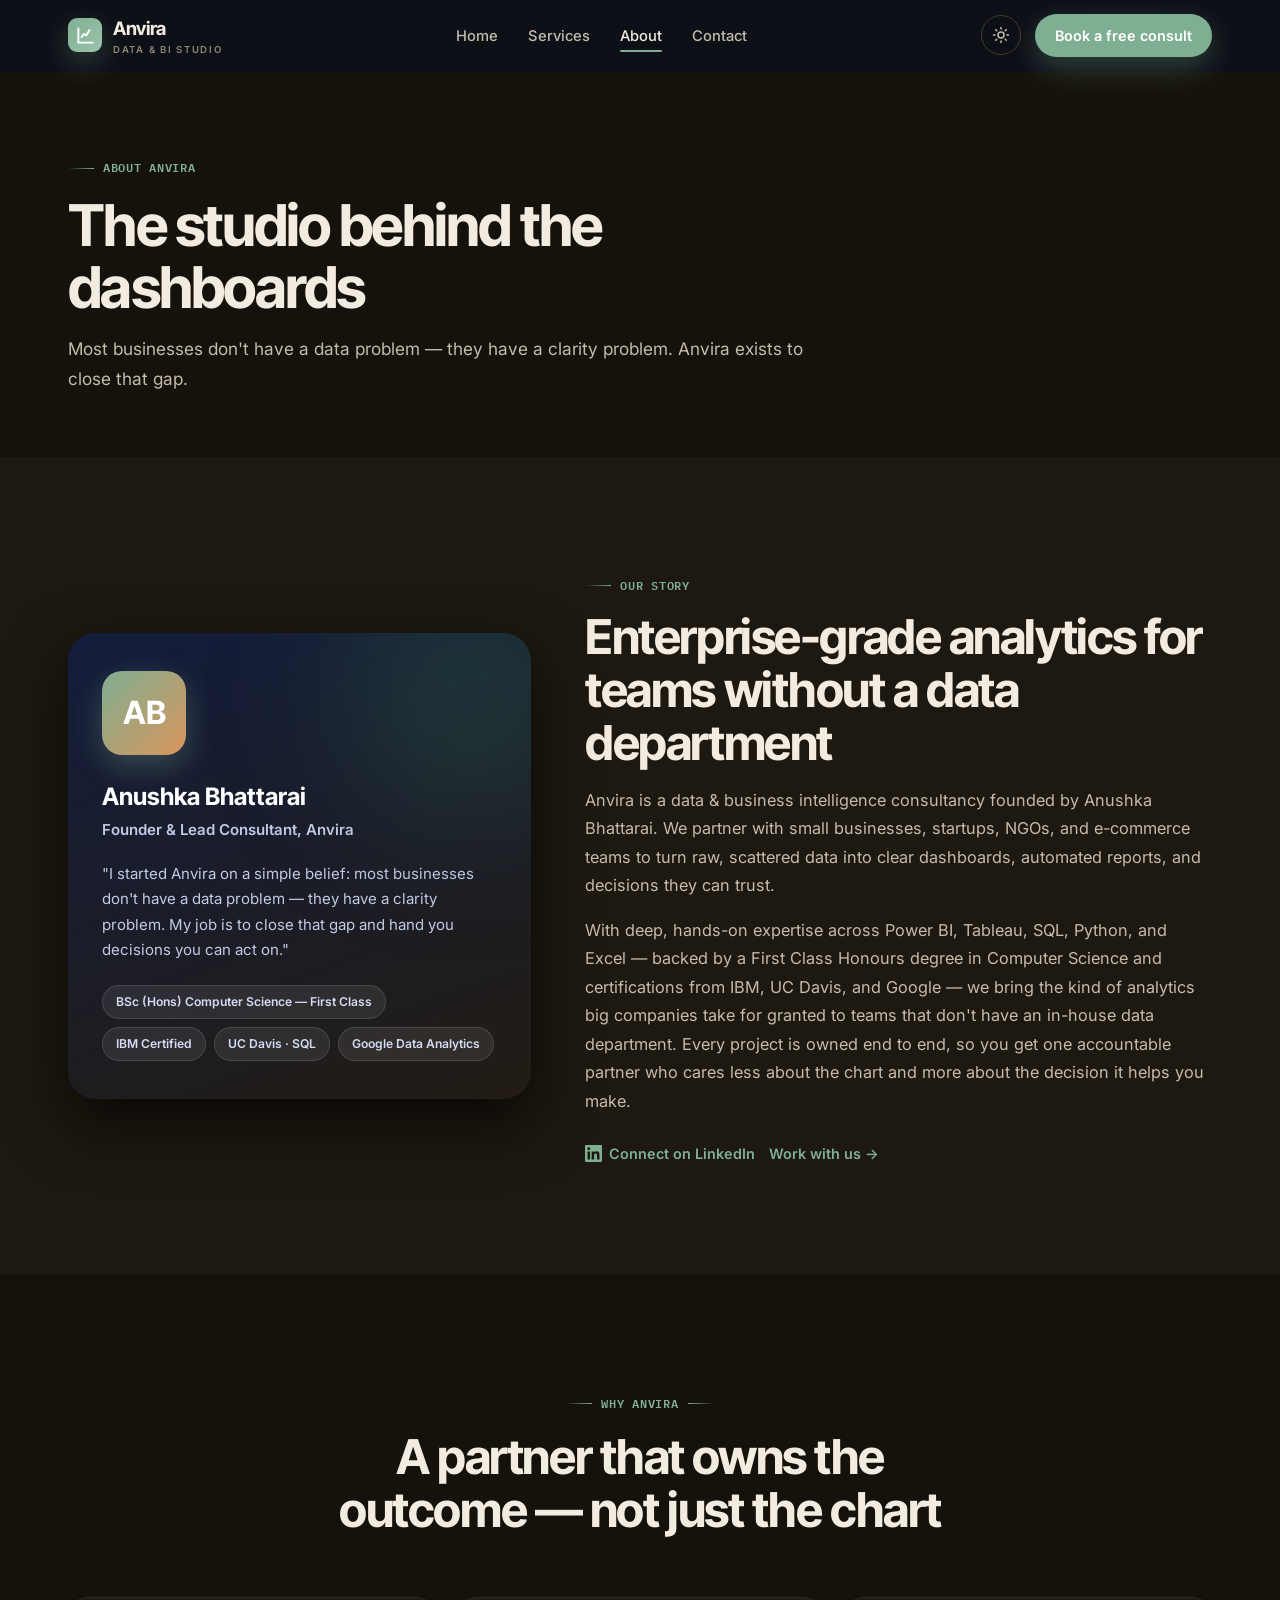
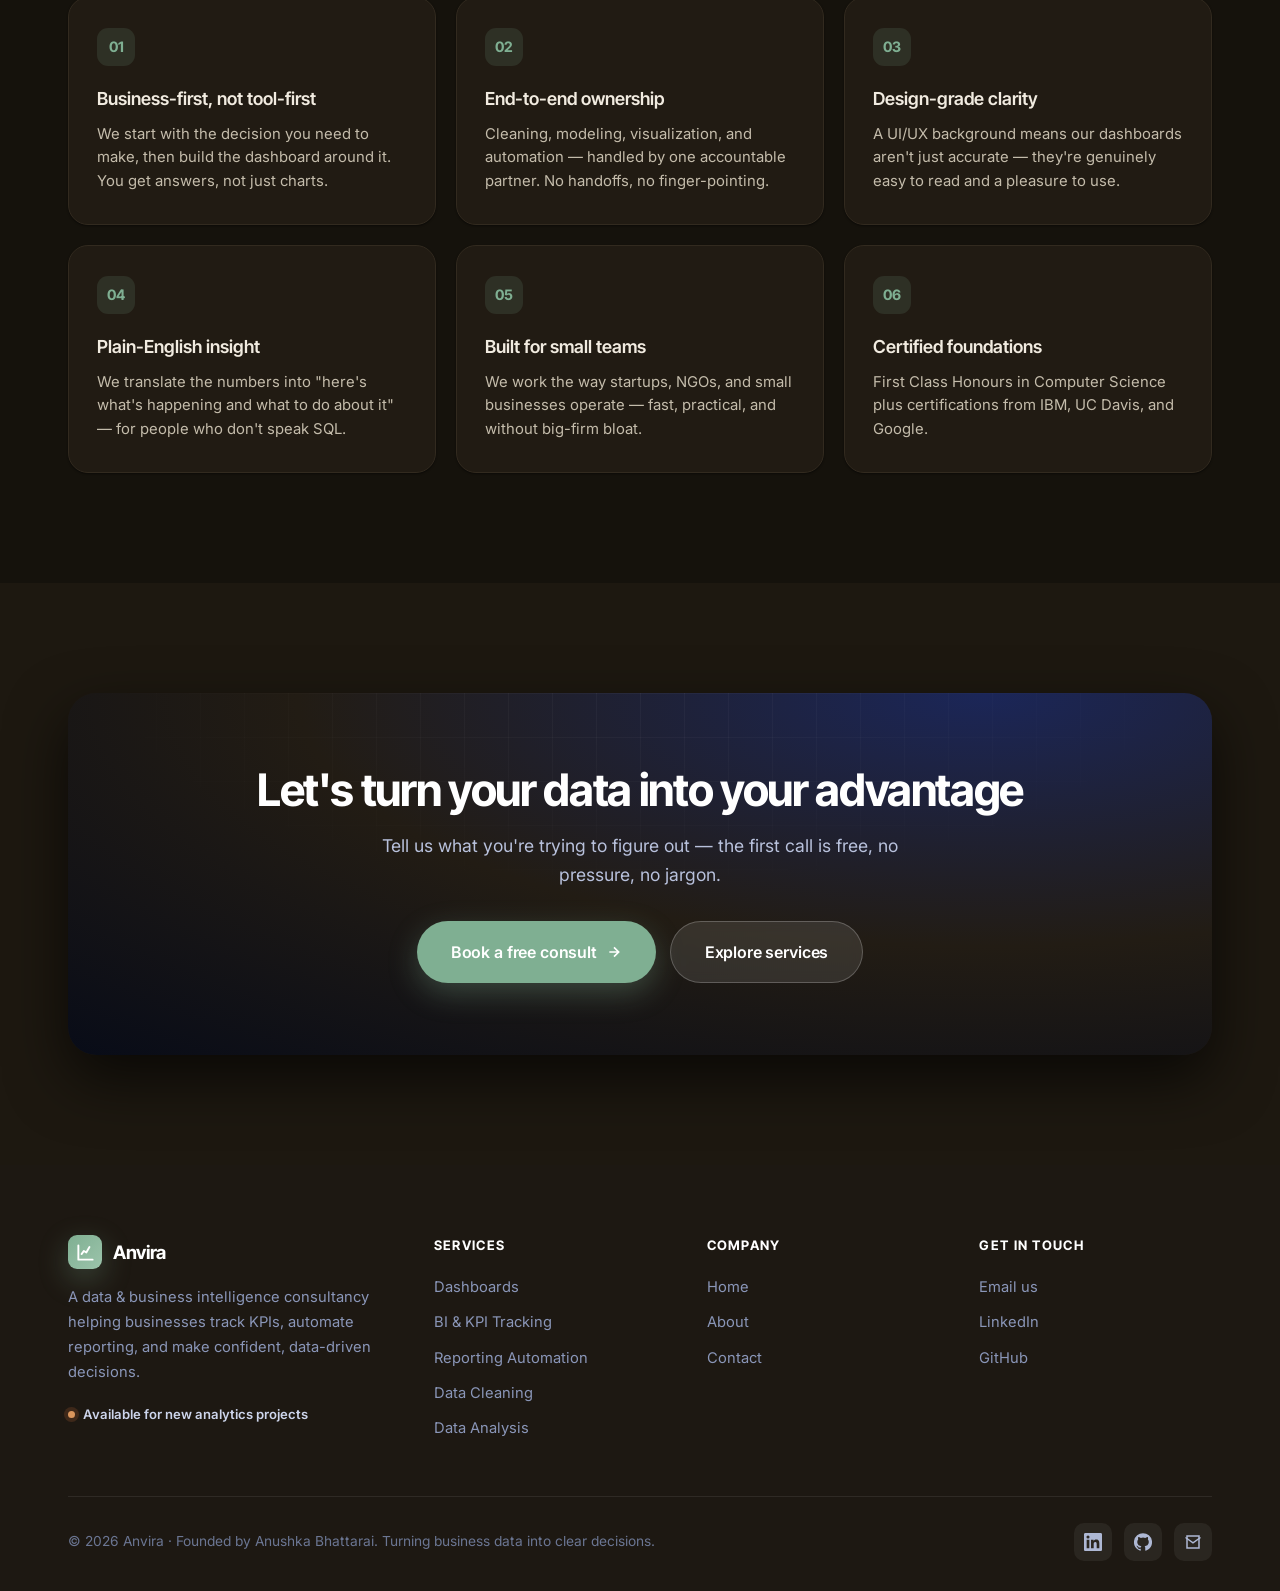
<file: about.html>
<!DOCTYPE html>
<html lang="en">

<head>
    <meta charset="UTF-8">
    <meta name="viewport" content="width=device-width, initial-scale=1.0">
    <title>About — Anvira | Founded by Anushka Bhattarai</title>
    <meta name="description"
        content="Anvira is a data & business intelligence consultancy founded by Anushka Bhattarai — turning scattered business data into clear dashboards, automated reports, and decisions you can trust.">
    <meta name="theme-color" content="#15120c">
    <link rel="preconnect" href="https://fonts.googleapis.com">
    <link rel="preconnect" href="https://fonts.gstatic.com" crossorigin>
    <link href="https://fonts.googleapis.com/css2?family=Inter+Tight:wght@500;600;700&family=Inter:wght@400;500;600;700&family=IBM+Plex+Mono:wght@500;600&display=swap" rel="stylesheet">
    <link rel="stylesheet" href="styles.css">
    <script>
        document.documentElement.classList.add('js');
        (function () {
            var t = localStorage.getItem('anvira-theme') || 'dark';
            if (t === 'dark') document.documentElement.setAttribute('data-theme', 'dark');
        })();
    </script>
</head>

<body>
    <!-- ===================== NAV ===================== -->
    <nav class="nav" id="nav">
        <div class="nav-inner">
            <a href="index.html" class="brand">
                <span class="brand-mark">
                    <svg viewBox="0 0 24 24" fill="none" stroke="#fff" stroke-width="2.4" stroke-linecap="round" stroke-linejoin="round"><path d="M3 3v18h18" /><path d="M7 14l3-4 3 2 4-7" /></svg>
                </span>
                <span>Anvira<small>Data &amp; BI Studio</small></span>
            </a>
            <ul class="nav-menu" id="menu">
                <li><a href="index.html">Home</a></li>
                <li><a href="services.html">Services</a></li>
                <li><a href="about.html" class="active">About</a></li>
                <li><a href="index.html#contact">Contact</a></li>
            </ul>
            <div class="nav-right">
                <button class="theme-toggle" id="themeToggle" type="button" aria-label="Toggle dark and light theme">
                    <svg class="ic-sun" viewBox="0 0 24 24" fill="none" stroke="currentColor" stroke-width="2" stroke-linecap="round" stroke-linejoin="round"><circle cx="12" cy="12" r="4" /><path d="M12 2v2M12 20v2M4.9 4.9l1.4 1.4M17.7 17.7l1.4 1.4M2 12h2M20 12h2M4.9 19.1l1.4-1.4M17.7 6.3l1.4-1.4" /></svg>
                    <svg class="ic-moon" viewBox="0 0 24 24" fill="none" stroke="currentColor" stroke-width="2" stroke-linecap="round" stroke-linejoin="round"><path d="M21 12.8A9 9 0 1 1 11.2 3 7 7 0 0 0 21 12.8z" /></svg>
                </button>
                <a href="index.html#contact" class="nav-cta">Book a free consult</a>
                <button class="nav-toggle" id="toggle" aria-label="Menu"><span></span><span></span><span></span></button>
            </div>
        </div>
    </nav>

    <main>
        <!-- PAGE HERO -->
        <section class="section page-hero">
            <div class="wrap">
                <div class="page-head reveal">
                    <span class="eyebrow">About Anvira</span>
                    <h1 class="h1big">The studio behind the dashboards</h1>
                    <p class="lead">Most businesses don't have a data problem — they have a clarity problem. Anvira
                        exists to close that gap.</p>
                </div>
            </div>
        </section>

        <!-- FOUNDER -->
        <section class="section section-alt" id="about">
            <div class="wrap founder">
                <div class="founder-card reveal">
                    <div class="founder-avatar">AB</div>
                    <h3>Anushka Bhattarai</h3>
                    <p class="founder-role">Founder &amp; Lead Consultant, Anvira</p>
                    <p>"I started Anvira on a simple belief: most businesses don't have a data problem — they have a
                        clarity problem. My job is to close that gap and hand you decisions you can act on."</p>
                    <div class="founder-creds">
                        <span>BSc (Hons) Computer Science — First Class</span>
                        <span>IBM Certified</span>
                        <span>UC Davis · SQL</span>
                        <span>Google Data Analytics</span>
                    </div>
                </div>
                <div class="founder-body reveal">
                    <span class="eyebrow">Our story</span>
                    <h2 class="h2">Enterprise-grade analytics for teams without a data department</h2>
                    <p>Anvira is a data &amp; business intelligence consultancy founded by Anushka Bhattarai. We
                        partner with small businesses, startups, NGOs, and e-commerce teams to turn raw, scattered data
                        into clear dashboards, automated reports, and decisions they can trust.</p>
                    <p>With deep, hands-on expertise across Power BI, Tableau, SQL, Python, and Excel — backed by a
                        First Class Honours degree in Computer Science and certifications from IBM, UC Davis, and
                        Google — we bring the kind of analytics big companies take for granted to teams that don't have
                        an in-house data department. Every project is owned end to end, so you get one accountable
                        partner who cares less about the chart and more about the decision it helps you make.</p>
                    <div class="founder-sign">
                        <a href="https://www.linkedin.com/in/anushka-bhattarai-789aa5238/" target="_blank" rel="noopener">
                            <svg viewBox="0 0 24 24" fill="currentColor"><path d="M20.45 20.45h-3.55v-5.57c0-1.33-.03-3.04-1.85-3.04-1.86 0-2.14 1.44-2.14 2.94v5.67H9.36V9h3.41v1.56h.05c.48-.9 1.64-1.85 3.37-1.85 3.6 0 4.27 2.37 4.27 5.46v6.28zM5.34 7.43a2.06 2.06 0 1 1 0-4.13 2.06 2.06 0 0 1 0 4.13zm1.78 13.02H3.56V9h3.56v11.45zM22.22 0H1.77C.79 0 0 .77 0 1.73v20.54C0 23.23.79 24 1.77 24h20.45c.98 0 1.78-.77 1.78-1.73V1.73C24 .77 23.2 0 22.22 0z" /></svg>
                            Connect on LinkedIn
                        </a>
                        <a href="index.html#contact">Work with us →</a>
                    </div>
                </div>
            </div>
        </section>

        <!-- WHY ANVIRA -->
        <section class="section">
            <div class="wrap">
                <div class="head center reveal">
                    <span class="eyebrow center">Why Anvira</span>
                    <h2 class="h2">A partner that owns the outcome — not just the chart</h2>
                </div>
                <div class="why">
                    <div class="why-card reveal"><div class="why-num">01</div><h3>Business-first, not tool-first</h3><p>We start with the decision you need to make, then build the dashboard around it. You get answers, not just charts.</p></div>
                    <div class="why-card reveal"><div class="why-num">02</div><h3>End-to-end ownership</h3><p>Cleaning, modeling, visualization, and automation — handled by one accountable partner. No handoffs, no finger-pointing.</p></div>
                    <div class="why-card reveal"><div class="why-num">03</div><h3>Design-grade clarity</h3><p>A UI/UX background means our dashboards aren't just accurate — they're genuinely easy to read and a pleasure to use.</p></div>
                    <div class="why-card reveal"><div class="why-num">04</div><h3>Plain-English insight</h3><p>We translate the numbers into "here's what's happening and what to do about it" — for people who don't speak SQL.</p></div>
                    <div class="why-card reveal"><div class="why-num">05</div><h3>Built for small teams</h3><p>We work the way startups, NGOs, and small businesses operate — fast, practical, and without big-firm bloat.</p></div>
                    <div class="why-card reveal"><div class="why-num">06</div><h3>Certified foundations</h3><p>First Class Honours in Computer Science plus certifications from IBM, UC Davis, and Google.</p></div>
                </div>
            </div>
        </section>

        <!-- CTA -->
        <section class="section section-alt">
            <div class="wrap">
                <div class="cta reveal">
                    <h2>Let's turn your data into your advantage</h2>
                    <p>Tell us what you're trying to figure out — the first call is free, no pressure, no jargon.</p>
                    <div class="hero-actions">
                        <a href="index.html#contact" class="btn btn-primary btn-lg">Book a free consult
                            <svg viewBox="0 0 24 24" fill="none" stroke="currentColor" stroke-width="2.5"><path d="M5 12h14M12 5l7 7-7 7" /></svg>
                        </a>
                        <a href="services.html" class="btn btn-light btn-lg">Explore services</a>
                    </div>
                </div>
            </div>
        </section>
    </main>

    <!-- ===================== FOOTER ===================== -->
    <footer class="footer">
        <div class="wrap">
            <div class="footer-top">
                <div>
                    <a href="index.html" class="brand">
                        <span class="brand-mark"><svg viewBox="0 0 24 24" fill="none" stroke="#fff" stroke-width="2.4" stroke-linecap="round" stroke-linejoin="round"><path d="M3 3v18h18" /><path d="M7 14l3-4 3 2 4-7" /></svg></span>
                        <span>Anvira</span>
                    </a>
                    <p class="footer-about">A data &amp; business intelligence consultancy helping businesses track
                        KPIs, automate reporting, and make confident, data-driven decisions.</p>
                    <div class="footer-badge"><span class="dot"></span> Available for new analytics projects</div>
                </div>
                <div class="footer-col">
                    <h5>Services</h5>
                    <a href="services.html">Dashboards</a>
                    <a href="services.html">BI &amp; KPI Tracking</a>
                    <a href="services.html">Reporting Automation</a>
                    <a href="services.html">Data Cleaning</a>
                    <a href="services.html">Data Analysis</a>
                </div>
                <div class="footer-col">
                    <h5>Company</h5>
                    <a href="index.html">Home</a>
                    <a href="about.html">About</a>
                    <a href="index.html#contact">Contact</a>
                </div>
                <div class="footer-col">
                    <h5>Get in touch</h5>
                    <a href="mailto:anneushka017@gmail.com">Email us</a>
                    <a href="https://www.linkedin.com/in/anushka-bhattarai-789aa5238/" target="_blank" rel="noopener">LinkedIn</a>
                    <a href="https://github.com/annvira" target="_blank" rel="noopener">GitHub</a>
                </div>
            </div>
            <div class="footer-bottom">
                <p>© <span id="year">2026</span> Anvira · Founded by Anushka Bhattarai. Turning business data into clear decisions.</p>
                <div class="footer-social">
                    <a href="https://www.linkedin.com/in/anushka-bhattarai-789aa5238/" target="_blank" rel="noopener" aria-label="LinkedIn"><svg viewBox="0 0 24 24" fill="currentColor"><path d="M20.45 20.45h-3.55v-5.57c0-1.33-.03-3.04-1.85-3.04-1.86 0-2.14 1.44-2.14 2.94v5.67H9.36V9h3.41v1.56h.05c.48-.9 1.64-1.85 3.37-1.85 3.6 0 4.27 2.37 4.27 5.46v6.28zM5.34 7.43a2.06 2.06 0 1 1 0-4.13 2.06 2.06 0 0 1 0 4.13zm1.78 13.02H3.56V9h3.56v11.45zM22.22 0H1.77C.79 0 0 .77 0 1.73v20.54C0 23.23.79 24 1.77 24h20.45c.98 0 1.78-.77 1.78-1.73V1.73C24 .77 23.2 0 22.22 0z" /></svg></a>
                    <a href="https://github.com/annvira" target="_blank" rel="noopener" aria-label="GitHub"><svg viewBox="0 0 24 24" fill="currentColor"><path d="M12 .3a12 12 0 0 0-3.8 23.4c.6.1.8-.3.8-.6v-2c-3.3.7-4-1.6-4-1.6-.6-1.4-1.3-1.8-1.3-1.8-1.1-.7.1-.7.1-.7 1.2 0 1.8 1.2 1.8 1.2 1.1 1.8 2.8 1.3 3.5 1 .1-.8.4-1.3.8-1.6-2.7-.3-5.5-1.3-5.5-5.9 0-1.3.5-2.4 1.2-3.2 0-.4-.5-1.6.2-3.2 0 0 1-.3 3.3 1.2a11.5 11.5 0 0 1 6 0c2.3-1.5 3.3-1.2 3.3-1.2.7 1.6.2 2.8.1 3.2.8.8 1.2 1.9 1.2 3.2 0 4.6-2.8 5.6-5.5 5.9.4.4.8 1.1.8 2.2v3.3c0 .3.2.7.8.6A12 12 0 0 0 12 .3z" /></svg></a>
                    <a href="mailto:anneushka017@gmail.com" aria-label="Email"><svg viewBox="0 0 24 24" fill="none" stroke="currentColor" stroke-width="2"><path d="M4 4h16v16H4z" /><path d="m22 6-10 7L2 6" /></svg></a>
                </div>
            </div>
        </div>
    </footer>

    <script src="script.js"></script>
</body>

</html>
</file>
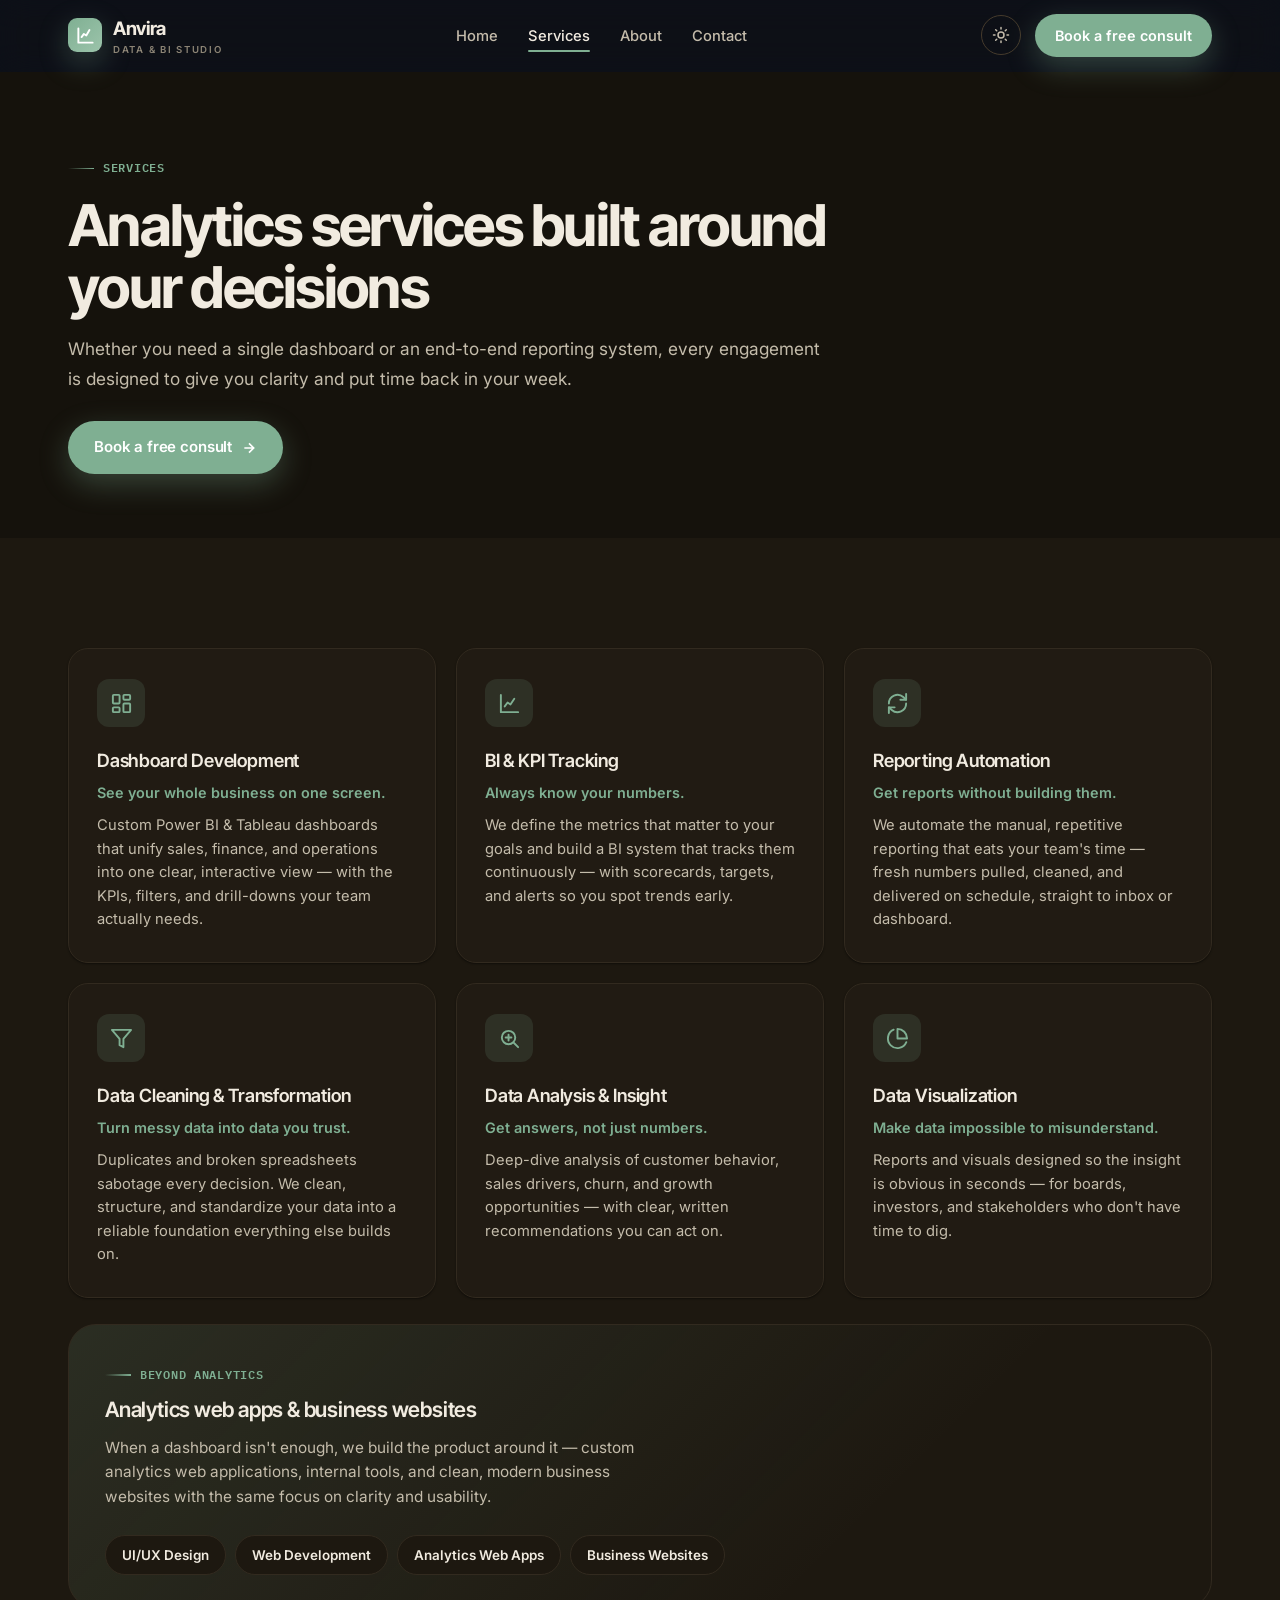
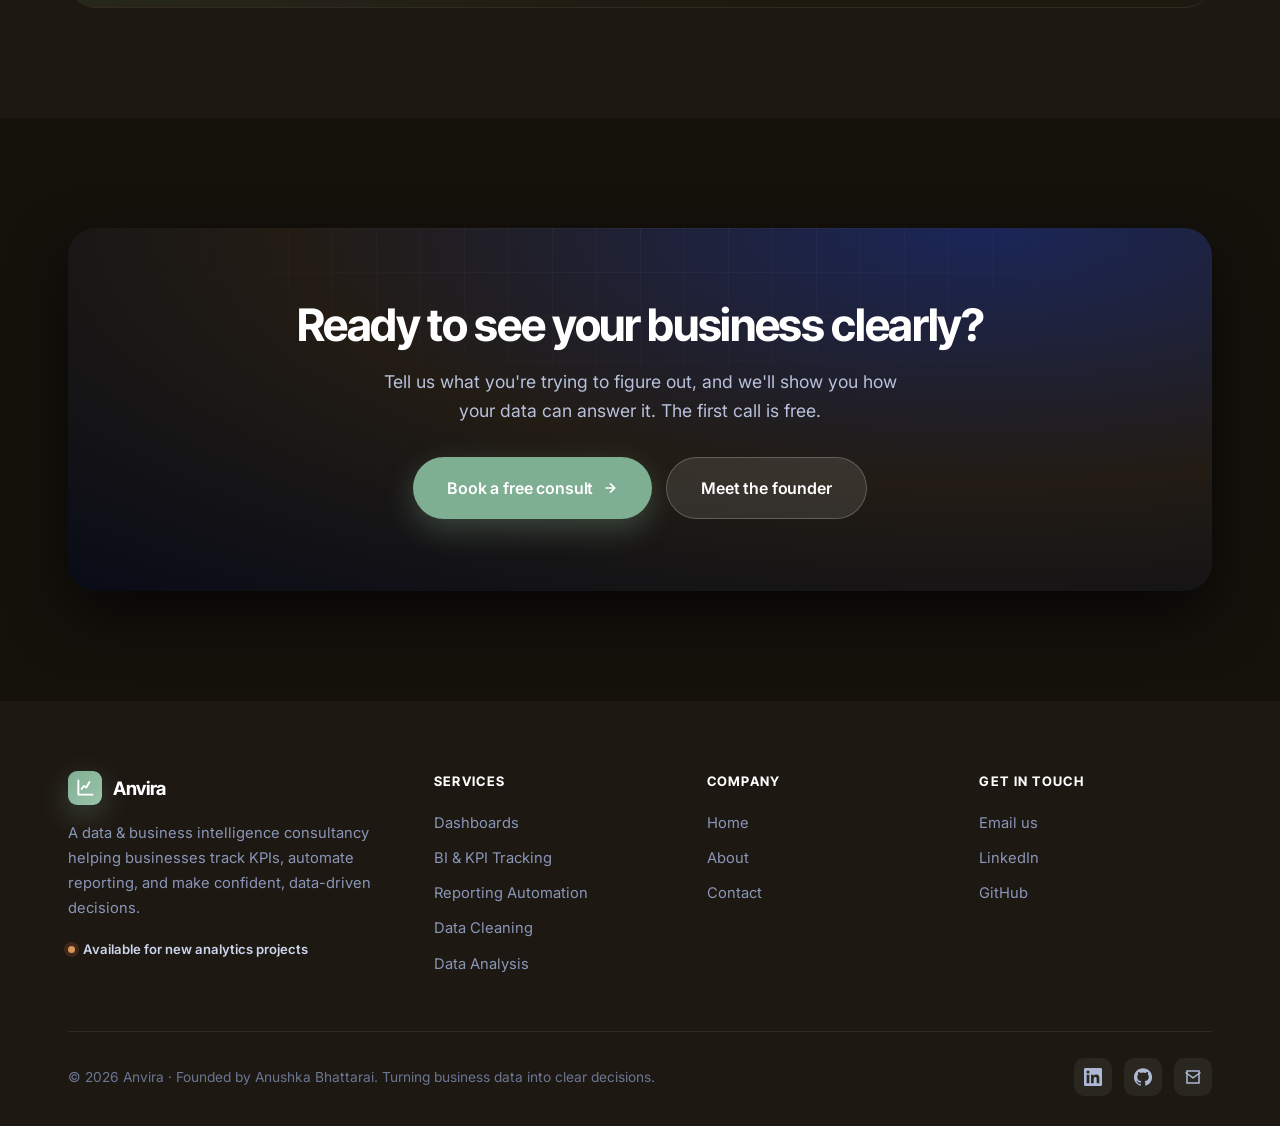
<file: services.html>
<!DOCTYPE html>
<html lang="en">

<head>
    <meta charset="UTF-8">
    <meta name="viewport" content="width=device-width, initial-scale=1.0">
    <title>Services — Anvira | Dashboards, BI & Reporting Automation</title>
    <meta name="description"
        content="Anvira's analytics services: dashboard development, BI & KPI tracking, reporting automation, data cleaning, analysis, and data visualization — built around the decisions your business needs to make.">
    <meta name="theme-color" content="#15120c">
    <link rel="preconnect" href="https://fonts.googleapis.com">
    <link rel="preconnect" href="https://fonts.gstatic.com" crossorigin>
    <link href="https://fonts.googleapis.com/css2?family=Inter+Tight:wght@500;600;700&family=Inter:wght@400;500;600;700&family=IBM+Plex+Mono:wght@500;600&display=swap" rel="stylesheet">
    <link rel="stylesheet" href="styles.css">
    <script>
        document.documentElement.classList.add('js');
        (function () {
            var t = localStorage.getItem('anvira-theme') || 'dark';
            if (t === 'dark') document.documentElement.setAttribute('data-theme', 'dark');
        })();
    </script>
</head>

<body>
    <!-- ===================== NAV ===================== -->
    <nav class="nav" id="nav">
        <div class="nav-inner">
            <a href="index.html" class="brand">
                <span class="brand-mark">
                    <svg viewBox="0 0 24 24" fill="none" stroke="#fff" stroke-width="2.4" stroke-linecap="round" stroke-linejoin="round"><path d="M3 3v18h18" /><path d="M7 14l3-4 3 2 4-7" /></svg>
                </span>
                <span>Anvira<small>Data &amp; BI Studio</small></span>
            </a>
            <ul class="nav-menu" id="menu">
                <li><a href="index.html">Home</a></li>
                <li><a href="services.html" class="active">Services</a></li>
                <li><a href="about.html">About</a></li>
                <li><a href="index.html#contact">Contact</a></li>
            </ul>
            <div class="nav-right">
                <button class="theme-toggle" id="themeToggle" type="button" aria-label="Toggle dark and light theme">
                    <svg class="ic-sun" viewBox="0 0 24 24" fill="none" stroke="currentColor" stroke-width="2" stroke-linecap="round" stroke-linejoin="round"><circle cx="12" cy="12" r="4" /><path d="M12 2v2M12 20v2M4.9 4.9l1.4 1.4M17.7 17.7l1.4 1.4M2 12h2M20 12h2M4.9 19.1l1.4-1.4M17.7 6.3l1.4-1.4" /></svg>
                    <svg class="ic-moon" viewBox="0 0 24 24" fill="none" stroke="currentColor" stroke-width="2" stroke-linecap="round" stroke-linejoin="round"><path d="M21 12.8A9 9 0 1 1 11.2 3 7 7 0 0 0 21 12.8z" /></svg>
                </button>
                <a href="index.html#contact" class="nav-cta">Book a free consult</a>
                <button class="nav-toggle" id="toggle" aria-label="Menu"><span></span><span></span><span></span></button>
            </div>
        </div>
    </nav>

    <main>
        <!-- PAGE HERO -->
        <section class="section page-hero">
            <div class="wrap">
                <div class="page-head reveal">
                    <span class="eyebrow">Services</span>
                    <h1 class="h1big">Analytics services built around your decisions</h1>
                    <p class="lead">Whether you need a single dashboard or an end-to-end reporting system, every
                        engagement is designed to give you clarity and put time back in your week.</p>
                    <a href="index.html#contact" class="btn btn-primary">Book a free consult
                        <svg viewBox="0 0 24 24" fill="none" stroke="currentColor" stroke-width="2.5"><path d="M5 12h14M12 5l7 7-7 7" /></svg>
                    </a>
                </div>
            </div>
        </section>

        <!-- SERVICES GRID -->
        <section class="section section-alt">
            <div class="wrap">
                <div class="services">
                    <div class="svc reveal">
                        <div class="svc-ico"><svg viewBox="0 0 24 24" fill="none" stroke="currentColor" stroke-width="2" stroke-linecap="round" stroke-linejoin="round"><rect x="3" y="3" width="7" height="9" rx="1" /><rect x="14" y="3" width="7" height="5" rx="1" /><rect x="14" y="12" width="7" height="9" rx="1" /><rect x="3" y="16" width="7" height="5" rx="1" /></svg></div>
                        <h3>Dashboard Development</h3>
                        <p class="tl">See your whole business on one screen.</p>
                        <p>Custom Power BI &amp; Tableau dashboards that unify sales, finance, and operations into one
                            clear, interactive view — with the KPIs, filters, and drill-downs your team actually needs.</p>
                    </div>
                    <div class="svc reveal">
                        <div class="svc-ico"><svg viewBox="0 0 24 24" fill="none" stroke="currentColor" stroke-width="2" stroke-linecap="round" stroke-linejoin="round"><path d="M3 3v18h18" /><path d="M7 15l3-4 3 2 4-6" /></svg></div>
                        <h3>BI &amp; KPI Tracking</h3>
                        <p class="tl">Always know your numbers.</p>
                        <p>We define the metrics that matter to your goals and build a BI system that tracks them
                            continuously — with scorecards, targets, and alerts so you spot trends early.</p>
                    </div>
                    <div class="svc reveal">
                        <div class="svc-ico"><svg viewBox="0 0 24 24" fill="none" stroke="currentColor" stroke-width="2" stroke-linecap="round" stroke-linejoin="round"><path d="M21 2v6h-6" /><path d="M3 12a9 9 0 0 1 15-6.7L21 8" /><path d="M3 22v-6h6" /><path d="M21 12a9 9 0 0 1-15 6.7L3 16" /></svg></div>
                        <h3>Reporting Automation</h3>
                        <p class="tl">Get reports without building them.</p>
                        <p>We automate the manual, repetitive reporting that eats your team's time — fresh numbers
                            pulled, cleaned, and delivered on schedule, straight to inbox or dashboard.</p>
                    </div>
                    <div class="svc reveal">
                        <div class="svc-ico"><svg viewBox="0 0 24 24" fill="none" stroke="currentColor" stroke-width="2" stroke-linecap="round" stroke-linejoin="round"><path d="M22 3H2l8 9.46V19l4 2v-8.54L22 3z" /></svg></div>
                        <h3>Data Cleaning &amp; Transformation</h3>
                        <p class="tl">Turn messy data into data you trust.</p>
                        <p>Duplicates and broken spreadsheets sabotage every decision. We clean, structure, and
                            standardize your data into a reliable foundation everything else builds on.</p>
                    </div>
                    <div class="svc reveal">
                        <div class="svc-ico"><svg viewBox="0 0 24 24" fill="none" stroke="currentColor" stroke-width="2" stroke-linecap="round" stroke-linejoin="round"><circle cx="11" cy="11" r="7" /><path d="M21 21l-4.3-4.3" /><path d="M11 8v6M8 11h6" /></svg></div>
                        <h3>Data Analysis &amp; Insight</h3>
                        <p class="tl">Get answers, not just numbers.</p>
                        <p>Deep-dive analysis of customer behavior, sales drivers, churn, and growth opportunities —
                            with clear, written recommendations you can act on.</p>
                    </div>
                    <div class="svc reveal">
                        <div class="svc-ico"><svg viewBox="0 0 24 24" fill="none" stroke="currentColor" stroke-width="2" stroke-linecap="round" stroke-linejoin="round"><path d="M21.21 15.89A10 10 0 1 1 8 2.83" /><path d="M22 12A10 10 0 0 0 12 2v10z" /></svg></div>
                        <h3>Data Visualization</h3>
                        <p class="tl">Make data impossible to misunderstand.</p>
                        <p>Reports and visuals designed so the insight is obvious in seconds — for boards, investors,
                            and stakeholders who don't have time to dig.</p>
                    </div>
                </div>

                <div class="svc-extra reveal">
                    <div class="svc-extra-text">
                        <span class="eyebrow">Beyond analytics</span>
                        <h3>Analytics web apps &amp; business websites</h3>
                        <p>When a dashboard isn't enough, we build the product around it — custom analytics web
                            applications, internal tools, and clean, modern business websites with the same focus on
                            clarity and usability.</p>
                    </div>
                    <div class="svc-extra-tags">
                        <span>UI/UX Design</span><span>Web Development</span>
                        <span>Analytics Web Apps</span><span>Business Websites</span>
                    </div>
                </div>
            </div>
        </section>

        <!-- CTA -->
        <section class="section">
            <div class="wrap">
                <div class="cta reveal">
                    <h2>Ready to see your business clearly?</h2>
                    <p>Tell us what you're trying to figure out, and we'll show you how your data can answer it.
                        The first call is free.</p>
                    <div class="hero-actions">
                        <a href="index.html#contact" class="btn btn-primary btn-lg">Book a free consult
                            <svg viewBox="0 0 24 24" fill="none" stroke="currentColor" stroke-width="2.5"><path d="M5 12h14M12 5l7 7-7 7" /></svg>
                        </a>
                        <a href="about.html" class="btn btn-light btn-lg">Meet the founder</a>
                    </div>
                </div>
            </div>
        </section>
    </main>

    <!-- ===================== FOOTER ===================== -->
    <footer class="footer">
        <div class="wrap">
            <div class="footer-top">
                <div>
                    <a href="index.html" class="brand">
                        <span class="brand-mark"><svg viewBox="0 0 24 24" fill="none" stroke="#fff" stroke-width="2.4" stroke-linecap="round" stroke-linejoin="round"><path d="M3 3v18h18" /><path d="M7 14l3-4 3 2 4-7" /></svg></span>
                        <span>Anvira</span>
                    </a>
                    <p class="footer-about">A data &amp; business intelligence consultancy helping businesses track
                        KPIs, automate reporting, and make confident, data-driven decisions.</p>
                    <div class="footer-badge"><span class="dot"></span> Available for new analytics projects</div>
                </div>
                <div class="footer-col">
                    <h5>Services</h5>
                    <a href="services.html">Dashboards</a>
                    <a href="services.html">BI &amp; KPI Tracking</a>
                    <a href="services.html">Reporting Automation</a>
                    <a href="services.html">Data Cleaning</a>
                    <a href="services.html">Data Analysis</a>
                </div>
                <div class="footer-col">
                    <h5>Company</h5>
                    <a href="index.html">Home</a>
                    <a href="about.html">About</a>
                    <a href="index.html#contact">Contact</a>
                </div>
                <div class="footer-col">
                    <h5>Get in touch</h5>
                    <a href="mailto:anneushka017@gmail.com">Email us</a>
                    <a href="https://www.linkedin.com/in/anushka-bhattarai-789aa5238/" target="_blank" rel="noopener">LinkedIn</a>
                    <a href="https://github.com/annvira" target="_blank" rel="noopener">GitHub</a>
                </div>
            </div>
            <div class="footer-bottom">
                <p>© <span id="year">2026</span> Anvira · Founded by Anushka Bhattarai. Turning business data into clear decisions.</p>
                <div class="footer-social">
                    <a href="https://www.linkedin.com/in/anushka-bhattarai-789aa5238/" target="_blank" rel="noopener" aria-label="LinkedIn"><svg viewBox="0 0 24 24" fill="currentColor"><path d="M20.45 20.45h-3.55v-5.57c0-1.33-.03-3.04-1.85-3.04-1.86 0-2.14 1.44-2.14 2.94v5.67H9.36V9h3.41v1.56h.05c.48-.9 1.64-1.85 3.37-1.85 3.6 0 4.27 2.37 4.27 5.46v6.28zM5.34 7.43a2.06 2.06 0 1 1 0-4.13 2.06 2.06 0 0 1 0 4.13zm1.78 13.02H3.56V9h3.56v11.45zM22.22 0H1.77C.79 0 0 .77 0 1.73v20.54C0 23.23.79 24 1.77 24h20.45c.98 0 1.78-.77 1.78-1.73V1.73C24 .77 23.2 0 22.22 0z" /></svg></a>
                    <a href="https://github.com/annvira" target="_blank" rel="noopener" aria-label="GitHub"><svg viewBox="0 0 24 24" fill="currentColor"><path d="M12 .3a12 12 0 0 0-3.8 23.4c.6.1.8-.3.8-.6v-2c-3.3.7-4-1.6-4-1.6-.6-1.4-1.3-1.8-1.3-1.8-1.1-.7.1-.7.1-.7 1.2 0 1.8 1.2 1.8 1.2 1.1 1.8 2.8 1.3 3.5 1 .1-.8.4-1.3.8-1.6-2.7-.3-5.5-1.3-5.5-5.9 0-1.3.5-2.4 1.2-3.2 0-.4-.5-1.6.2-3.2 0 0 1-.3 3.3 1.2a11.5 11.5 0 0 1 6 0c2.3-1.5 3.3-1.2 3.3-1.2.7 1.6.2 2.8.1 3.2.8.8 1.2 1.9 1.2 3.2 0 4.6-2.8 5.6-5.5 5.9.4.4.8 1.1.8 2.2v3.3c0 .3.2.7.8.6A12 12 0 0 0 12 .3z" /></svg></a>
                    <a href="mailto:anneushka017@gmail.com" aria-label="Email"><svg viewBox="0 0 24 24" fill="none" stroke="currentColor" stroke-width="2"><path d="M4 4h16v16H4z" /><path d="m22 6-10 7L2 6" /></svg></a>
                </div>
            </div>
        </div>
    </footer>

    <script src="script.js"></script>
</body>

</html>
</file>
<file: styles.css>
/* ============================================================
   ANVIRA — Data & BI Consultancy
   Premium single-page landing system
   ============================================================ */

:root {
    /* Brand */
    --indigo: #2f6049;          /* primary — forest green */
    --indigo-d: #244c3a;
    --indigo-l: #4f8a6c;
    --indigo-soft: rgba(47, 96, 73, .08);
    --indigo-ring: rgba(47, 96, 73, .18);
    --emerald: #c06a3a;         /* secondary — warm terracotta */
    --emerald-d: #a5562c;
    --amber: #d68a2c;

    /* Ink / surfaces (warm, editorial) */
    --ink: #1d1812;
    --navy: #221c14;
    --navy-2: #2b251c;
    --text: #221f18;
    --text-2: #5b5648;
    --text-3: #8d8676;
    --bg: #faf6ee;
    --bg-alt: #f3ecdd;
    --border: #e9e1d0;
    --border-2: #dacfb9;
    --white: #fffdf8;

    --shadow-xs: 0 1px 2px rgba(15, 23, 42, .05), 0 1px 3px rgba(15, 23, 42, .04);
    --shadow-sm: 0 2px 6px rgba(15, 23, 42, .06), 0 6px 16px rgba(15, 23, 42, .05);
    --shadow-md: 0 8px 20px rgba(15, 23, 42, .08), 0 18px 40px rgba(15, 23, 42, .08);
    --shadow-lg: 0 24px 60px rgba(15, 23, 42, .14);
    --shadow-glow: 0 10px 30px rgba(47, 96, 73, .3);

    --font: 'Inter', -apple-system, BlinkMacSystemFont, sans-serif;
    --display: 'Inter Tight', 'Inter', -apple-system, sans-serif;
    --mono: 'IBM Plex Mono', ui-monospace, 'SFMono-Regular', Menlo, monospace;

    --r-sm: 10px;
    --r-md: 14px;
    --r-lg: 20px;
    --r-xl: 28px;
    --r-full: 999px;

    --ease: cubic-bezier(.4, 0, .2, 1);
    --spring: cubic-bezier(.34, 1.4, .5, 1);
    --maxw: 1200px;
    --nav-h: 72px;
}

*, *::before, *::after { margin: 0; padding: 0; box-sizing: border-box; }
html { scroll-behavior: smooth; scroll-padding-top: 90px; -webkit-text-size-adjust: 100%; }
body {
    font-family: var(--font);
    color: var(--text-2);
    background: var(--bg);
    line-height: 1.65;
    font-size: 16px;
    -webkit-font-smoothing: antialiased;
    -moz-osx-font-smoothing: grayscale;
    overflow-x: hidden;
}
img, svg { display: block; max-width: 100%; }
a { color: inherit; text-decoration: none; }
button { font-family: inherit; cursor: pointer; border: none; background: none; }
ul { list-style: none; }
::selection { background: rgba(47, 96, 73, .18); }

.wrap { width: 100%; max-width: var(--maxw); margin: 0 auto; padding: 0 28px; }

/* ---------- Buttons ---------- */
.btn {
    display: inline-flex; align-items: center; justify-content: center; gap: 9px;
    padding: 14px 26px; border-radius: var(--r-full);
    font-size: .94rem; font-weight: 600; letter-spacing: -.01em;
    transition: transform .2s var(--ease), box-shadow .25s var(--ease), background .2s var(--ease), color .2s var(--ease), border-color .2s var(--ease);
    white-space: nowrap;
}
.btn svg { width: 16px; height: 16px; transition: transform .2s var(--ease); }
.btn-primary { background: var(--indigo); color: #fff; box-shadow: var(--shadow-glow); }
.btn-primary:hover { background: var(--indigo-d); transform: translateY(-2px); box-shadow: 0 16px 36px rgba(47, 96, 73, .42); }
.btn-primary:hover svg { transform: translateX(3px); }
.btn-ghost { background: var(--white); color: var(--text); border: 1.5px solid var(--border-2); }
.btn-ghost:hover { border-color: var(--indigo); color: var(--indigo); transform: translateY(-2px); }
.btn-light { background: rgba(255, 255, 255, .1); color: #fff; border: 1.5px solid rgba(255, 255, 255, .22); backdrop-filter: blur(6px); }
.btn-light:hover { background: rgba(255, 255, 255, .18); transform: translateY(-2px); }
.btn-lg { padding: 17px 34px; font-size: 1rem; }

/* ---------- Eyebrow / section heads ---------- */
.eyebrow {
    display: inline-flex; align-items: center; gap: 9px;
    font-family: var(--mono);
    font-size: .74rem; font-weight: 600; letter-spacing: .06em; text-transform: uppercase;
    color: var(--indigo);
}
.eyebrow::before { content: ''; width: 26px; height: 1.5px; background: linear-gradient(90deg, transparent, var(--indigo)); }
.eyebrow.center::after { content: ''; width: 26px; height: 1.5px; background: linear-gradient(90deg, var(--indigo), transparent); }

.section { padding: 110px 0; position: relative; }
.section-alt { background: var(--bg-alt); }
.head { max-width: 680px; margin-bottom: 60px; }
.head.center { margin-inline: auto; text-align: center; }
.head.center .eyebrow { justify-content: center; }
.h2 {
    font-family: var(--display);
    font-size: clamp(2rem, 4vw, 3rem); font-weight: 700;
    color: var(--text); letter-spacing: -.03em; line-height: 1.1;
    margin: 18px 0 16px;
}
.lead { font-size: 1.08rem; color: var(--text-2); line-height: 1.7; }

/* ============================================================
   NAV
   ============================================================ */
.nav {
    position: fixed; inset: 0 0 auto 0; height: var(--nav-h); z-index: 100;
    display: flex; align-items: center;
    background: rgba(255, 255, 255, .72);
    backdrop-filter: saturate(180%) blur(16px);
    -webkit-backdrop-filter: saturate(180%) blur(16px);
    border-bottom: 1px solid transparent;
    transition: background .3s var(--ease), border-color .3s var(--ease), box-shadow .3s var(--ease);
}
.nav.scrolled { background: rgba(255, 255, 255, .9); border-bottom-color: var(--border); box-shadow: 0 1px 0 rgba(15, 23, 42, .04); }
.nav-inner { width: 100%; max-width: var(--maxw); margin: 0 auto; padding: 0 28px; display: flex; align-items: center; justify-content: space-between; gap: 20px; }
.brand { display: flex; align-items: center; gap: 11px; font-family: var(--display); font-weight: 700; font-size: 1.16rem; color: var(--text); letter-spacing: -.02em; }
.brand-mark {
    width: 34px; height: 34px; border-radius: 9px; flex-shrink: 0;
    background: linear-gradient(135deg, var(--indigo), var(--indigo-l));
    display: grid; place-items: center; box-shadow: var(--shadow-glow);
}
.brand-mark svg { width: 19px; height: 19px; }
.brand small { display: block; font-family: var(--font); font-size: .6rem; font-weight: 600; letter-spacing: .18em; text-transform: uppercase; color: var(--text-3); margin-top: -2px; }
.nav-menu { display: flex; align-items: center; gap: 30px; }
.nav-menu a { font-size: .92rem; font-weight: 500; color: var(--text-2); transition: color .2s var(--ease); position: relative; }
.nav-menu a:hover { color: var(--text); }
.nav-right { display: flex; align-items: center; gap: 14px; }
.nav-cta { padding: 10px 20px; border-radius: var(--r-full); background: var(--indigo); color: #fff; font-size: .9rem; font-weight: 600; box-shadow: var(--shadow-glow); transition: transform .2s var(--ease), background .2s; }
.nav-cta:hover { background: var(--indigo-d); transform: translateY(-1px); }
.nav-toggle { display: none; width: 42px; height: 42px; border-radius: 10px; flex-direction: column; gap: 5px; align-items: center; justify-content: center; }
.nav-toggle span { width: 20px; height: 2px; background: var(--text); border-radius: 2px; transition: transform .3s var(--ease), opacity .2s; }
.nav-toggle.open span:nth-child(1) { transform: translateY(7px) rotate(45deg); }
.nav-toggle.open span:nth-child(2) { opacity: 0; }
.nav-toggle.open span:nth-child(3) { transform: translateY(-7px) rotate(-45deg); }

/* ============================================================
   HERO  (offering-first, dark premium)
   ============================================================ */
.hero {
    position: relative; padding: calc(var(--nav-h) + 70px) 0 90px;
    background: radial-gradient(130% 120% at 82% -10%, #2b2519 0%, #16130c 44%, #0b0905 100%);
    color: #e8e2d6; overflow: hidden;
}
.hero::before {
    content: ''; position: absolute; inset: 0; pointer-events: none;
    background-image: linear-gradient(rgba(255, 255, 255, .035) 1px, transparent 1px), linear-gradient(90deg, rgba(255, 255, 255, .035) 1px, transparent 1px);
    background-size: 48px 48px;
    mask-image: radial-gradient(ellipse 80% 70% at 50% 30%, #000 30%, transparent 80%);
    -webkit-mask-image: radial-gradient(ellipse 80% 70% at 50% 30%, #000 30%, transparent 80%);
}
.hero-glow { position: absolute; border-radius: 50%; filter: blur(80px); pointer-events: none; opacity: .5; }
.hero-glow.g1 { width: 460px; height: 460px; background: rgba(47, 96, 73, .55); top: -140px; right: -80px; }
.hero-glow.g2 { width: 380px; height: 380px; background: rgba(192, 106, 58, .32); bottom: -160px; left: -100px; }
.hero-inner { position: relative; display: grid; grid-template-columns: 1.05fr .95fr; gap: 56px; align-items: center; }
.hero-badge {
    display: inline-flex; align-items: center; gap: 9px; padding: 7px 15px; border-radius: var(--r-full);
    background: rgba(255, 255, 255, .07); border: 1px solid rgba(255, 255, 255, .14);
    font-size: .8rem; font-weight: 600; color: #c9d2ec; margin-bottom: 26px;
}
.hero-badge .dot { width: 7px; height: 7px; border-radius: 50%; background: var(--emerald); box-shadow: 0 0 0 4px rgba(192, 106, 58, .25); animation: pulse 2.4s infinite; }
@keyframes pulse { 0%, 100% { box-shadow: 0 0 0 4px rgba(192, 106, 58, .25); } 50% { box-shadow: 0 0 0 7px rgba(192, 106, 58, 0); } }
.hero h1 {
    font-family: var(--display); font-weight: 700;
    font-size: clamp(2.4rem, 5vw, 3.9rem); line-height: 1.05; letter-spacing: -.035em;
    color: #fff; margin-bottom: 22px;
}
.hero h1 .grad { background: linear-gradient(100deg, #3a7a5b, #c06a3a); -webkit-background-clip: text; background-clip: text; color: transparent; }
.hero-sub { font-size: 1.14rem; line-height: 1.7; color: #b8c1dc; max-width: 540px; margin-bottom: 32px; }
.hero-actions { display: flex; flex-wrap: wrap; gap: 14px; margin-bottom: 34px; }
.hero-trust { display: flex; align-items: center; gap: 18px; flex-wrap: wrap; font-size: .86rem; color: #9aa6c6; }
.hero-trust .sep { width: 1px; height: 16px; background: rgba(255, 255, 255, .16); }
.hero-trust strong { color: #fff; font-weight: 700; }

/* Hero dashboard mockup */
.hero-visual { position: relative; }
.dash {
    background: linear-gradient(160deg, rgba(255, 255, 255, .1), rgba(255, 255, 255, .03));
    border: 1px solid rgba(255, 255, 255, .14); border-radius: var(--r-xl);
    padding: 20px; backdrop-filter: blur(10px); box-shadow: var(--shadow-lg);
}
.dash-top { display: flex; align-items: center; justify-content: space-between; margin-bottom: 16px; }
.dash-top .dots { display: flex; gap: 6px; }
.dash-top .dots i { width: 9px; height: 9px; border-radius: 50%; background: rgba(255, 255, 255, .25); }
.dash-top .tag { font-size: .68rem; font-weight: 600; letter-spacing: .1em; text-transform: uppercase; color: #aab4d4; }
.dash-kpis { display: grid; grid-template-columns: repeat(3, 1fr); gap: 10px; margin-bottom: 14px; }
.kpi { background: rgba(255, 255, 255, .06); border: 1px solid rgba(255, 255, 255, .1); border-radius: var(--r-md); padding: 13px; }
.kpi .l { font-size: .66rem; color: #9aa6c6; text-transform: uppercase; letter-spacing: .06em; }
.kpi .v { font-family: var(--display); font-size: 1.3rem; font-weight: 700; color: #fff; margin-top: 3px; }
.kpi .d { font-size: .68rem; font-weight: 700; margin-top: 2px; }
.kpi .d.up { color: #d9955c; }
.kpi .d.dn { color: #fb7185; }
.dash-chart { background: rgba(255, 255, 255, .06); border: 1px solid rgba(255, 255, 255, .1); border-radius: var(--r-md); padding: 14px 14px 8px; }
.dash-chart .ct { font-size: .72rem; color: #aab4d4; margin-bottom: 8px; display: flex; justify-content: space-between; }
.bars { display: flex; align-items: flex-end; gap: 9px; height: 92px; }
.bars span { flex: 1; border-radius: 5px 5px 0 0; background: linear-gradient(180deg, var(--indigo-l), rgba(99, 102, 241, .25)); animation: grow 1s var(--spring) backwards; }
.bars span:nth-child(even) { background: linear-gradient(180deg, #d9955c, rgba(217, 149, 92, .22)); }
@keyframes grow { from { height: 0 !important; opacity: 0; } }
.float-pill {
    position: absolute; display: flex; align-items: center; gap: 8px;
    background: #fff; color: var(--text); border-radius: var(--r-full); padding: 9px 14px;
    font-size: .8rem; font-weight: 700; box-shadow: var(--shadow-md); animation: floaty 4s ease-in-out infinite;
}
.float-pill svg { width: 15px; height: 15px; }
.float-pill.fp1 { top: -16px; right: 18px; color: var(--emerald-d); }
.float-pill.fp2 { bottom: 22px; left: -22px; color: var(--indigo); animation-delay: 1.5s; }
@keyframes floaty { 0%, 100% { transform: translateY(0); } 50% { transform: translateY(-9px); } }

/* ============================================================
   LOGO / TOOLS STRIP
   ============================================================ */
.strip { background: var(--bg-alt); border-top: 1px solid var(--border); border-bottom: 1px solid var(--border); padding: 30px 0; transition: background-color .35s var(--ease), border-color .35s var(--ease); }
.strip-inner { display: flex; align-items: center; justify-content: center; gap: 14px 40px; flex-wrap: wrap; }
.strip-label { font-family: var(--mono); font-size: .74rem; font-weight: 600; letter-spacing: .08em; text-transform: uppercase; color: var(--text-3); }
.strip-tools { display: flex; align-items: center; gap: 30px; flex-wrap: wrap; }
.strip-tools span { font-family: var(--display); font-weight: 600; font-size: 1rem; color: var(--text-2); opacity: .9; transition: opacity .2s, color .2s; }
.strip-tools span:hover { opacity: 1; color: var(--text); }

/* ============================================================
   STATS
   ============================================================ */
.stats { display: grid; grid-template-columns: repeat(4, 1fr); gap: 22px; }
.stat { text-align: center; padding: 10px; }
.stat .n { font-family: var(--display); font-size: clamp(2.2rem, 4vw, 3rem); font-weight: 700; color: var(--text); letter-spacing: -.03em; line-height: 1; }
.stat .n .ac { color: var(--indigo); }
.stat .t { margin-top: 8px; font-size: .92rem; color: var(--text-2); font-weight: 500; }

/* ============================================================
   PILLARS / CAPABILITIES
   ============================================================ */
.pillars { display: grid; grid-template-columns: repeat(3, 1fr); gap: 22px; }
.pillar {
    position: relative; background: var(--white); border: 1px solid var(--border); border-radius: var(--r-lg);
    padding: 34px 30px; box-shadow: var(--shadow-xs); overflow: hidden;
    transition: transform .3s var(--ease), box-shadow .3s var(--ease), border-color .3s var(--ease);
}
.pillar::before { content: ''; position: absolute; inset: 0 0 auto 0; height: 3px; background: linear-gradient(90deg, var(--indigo), var(--emerald)); transform: scaleX(0); transform-origin: left; transition: transform .35s var(--ease); }
.pillar:hover { transform: translateY(-6px); box-shadow: var(--shadow-md); border-color: var(--indigo-ring); }
.pillar:hover::before { transform: scaleX(1); }
.pillar-ico { width: 54px; height: 54px; border-radius: var(--r-md); display: grid; place-items: center; background: var(--indigo-soft); color: var(--indigo); margin-bottom: 20px; }
.pillar-ico svg { width: 26px; height: 26px; }
.pillar h3 { font-family: var(--display); font-size: 1.3rem; font-weight: 600; color: var(--text); letter-spacing: -.02em; margin-bottom: 10px; }
.pillar p { font-size: .96rem; color: var(--text-2); line-height: 1.65; }

/* ============================================================
   SERVICES GRID
   ============================================================ */
.services { display: grid; grid-template-columns: repeat(3, 1fr); gap: 20px; }
.svc {
    background: var(--white); border: 1px solid var(--border); border-radius: var(--r-lg);
    padding: 30px 28px; box-shadow: var(--shadow-xs);
    transition: transform .3s var(--ease), box-shadow .3s var(--ease), border-color .3s var(--ease);
}
.svc:hover { transform: translateY(-5px); box-shadow: var(--shadow-md); border-color: var(--indigo-ring); }
.svc-ico { width: 48px; height: 48px; border-radius: 12px; display: grid; place-items: center; background: var(--indigo-soft); color: var(--indigo); margin-bottom: 18px; transition: transform .3s var(--spring); }
.svc:hover .svc-ico { transform: scale(1.08) rotate(-4deg); }
.svc-ico svg { width: 23px; height: 23px; }
.svc h3 { font-family: var(--display); font-size: 1.14rem; font-weight: 600; color: var(--text); margin-bottom: 6px; letter-spacing: -.01em; }
.svc .tl { color: var(--indigo); font-weight: 600; font-size: .9rem; margin-bottom: 10px; }
.svc p { font-size: .92rem; color: var(--text-2); line-height: 1.6; }

/* ============================================================
   PROBLEM / SOLUTION
   ============================================================ */
.ps { display: grid; grid-template-columns: 1fr 1fr; gap: 20px; }
.ps-card { border-radius: var(--r-lg); padding: 34px 30px; border: 1px solid var(--border); box-shadow: var(--shadow-xs); }
.ps-card.bad { background: var(--white); }
.ps-card.good { background: linear-gradient(160deg, #0f1830, var(--navy)); color: #e6eaf5; border-color: transparent; }
.ps-tag { display: inline-block; font-size: .74rem; font-weight: 700; letter-spacing: .08em; text-transform: uppercase; padding: 5px 13px; border-radius: var(--r-full); margin-bottom: 22px; }
.ps-card.bad .ps-tag { color: #dc2626; background: rgba(239, 68, 68, .1); }
.ps-card.good .ps-tag { color: #d9955c; background: rgba(217, 149, 92, .16); }
.ps-card ul { display: flex; flex-direction: column; gap: 15px; }
.ps-card li { position: relative; padding-left: 30px; font-size: .98rem; line-height: 1.5; }
.ps-card.bad li { color: var(--text-2); }
.ps-card.good li { color: #cdd5ec; }
.ps-card li::before { position: absolute; left: 0; top: 1px; width: 20px; height: 20px; border-radius: 50%; display: grid; place-items: center; font-size: .7rem; font-weight: 800; }
.ps-card.bad li::before { content: '✕'; color: #dc2626; background: rgba(239, 68, 68, .12); }
.ps-card.good li::before { content: '✓'; color: #062e22; background: var(--emerald); }

/* ============================================================
   WHY ANVIRA
   ============================================================ */
.why { display: grid; grid-template-columns: repeat(3, 1fr); gap: 20px; }
.why-card { background: var(--white); border: 1px solid var(--border); border-radius: var(--r-lg); padding: 30px 28px; box-shadow: var(--shadow-xs); transition: transform .3s var(--ease), box-shadow .3s var(--ease), border-color .3s var(--ease); }
.why-card:hover { transform: translateY(-5px); box-shadow: var(--shadow-md); border-color: var(--indigo-ring); }
.why-num { font-family: var(--display); font-weight: 700; font-size: .9rem; width: 38px; height: 38px; border-radius: 11px; display: grid; place-items: center; color: var(--indigo); background: var(--indigo-soft); margin-bottom: 18px; }
.why-card h3 { font-family: var(--display); font-size: 1.12rem; font-weight: 600; color: var(--text); margin-bottom: 9px; }
.why-card p { font-size: .93rem; color: var(--text-2); line-height: 1.6; }

/* ============================================================
   PROCESS
   ============================================================ */
.proc { display: grid; grid-template-columns: repeat(5, 1fr); gap: 16px; counter-reset: step; }
.proc-step { position: relative; background: var(--white); border: 1px solid var(--border); border-radius: var(--r-lg); padding: 28px 22px; box-shadow: var(--shadow-xs); transition: transform .3s var(--ease), box-shadow .3s var(--ease); }
.proc-step:hover { transform: translateY(-5px); box-shadow: var(--shadow-md); }
.proc-n { font-family: var(--display); font-size: .76rem; font-weight: 700; letter-spacing: .1em; text-transform: uppercase; color: var(--indigo); margin-bottom: 14px; }
.proc-step h3 { font-family: var(--display); font-size: 1.06rem; font-weight: 600; color: var(--text); margin-bottom: 8px; }
.proc-step p { font-size: .88rem; color: var(--text-2); line-height: 1.55; }

/* ============================================================
   ABOUT / FOUNDER
   ============================================================ */
.founder { display: grid; grid-template-columns: .85fr 1.15fr; gap: 54px; align-items: center; }
.founder-card {
    position: relative; background: linear-gradient(160deg, #131d3c, var(--navy)); color: #e7ebf6;
    border-radius: var(--r-xl); padding: 38px 34px; box-shadow: var(--shadow-lg); overflow: hidden;
}
.founder-card::after { content: ''; position: absolute; width: 240px; height: 240px; border-radius: 50%; background: rgba(47, 96, 73, .4); filter: blur(70px); top: -60px; right: -60px; }
.founder-avatar { position: relative; width: 84px; height: 84px; border-radius: var(--r-lg); background: linear-gradient(135deg, var(--indigo), var(--emerald)); display: grid; place-items: center; font-family: var(--display); font-size: 2rem; font-weight: 700; color: #fff; margin-bottom: 22px; box-shadow: var(--shadow-glow); }
.founder-card h3 { position: relative; font-family: var(--display); font-size: 1.5rem; font-weight: 700; color: #fff; }
.founder-role { position: relative; color: #9fb0e0; font-weight: 600; font-size: .92rem; margin-bottom: 18px; }
.founder-card p { position: relative; font-size: .94rem; color: #c2cbe6; line-height: 1.7; }
.founder-creds { position: relative; display: flex; flex-wrap: wrap; gap: 8px; margin-top: 22px; }
.founder-creds span { font-size: .76rem; font-weight: 600; color: #d4dcf3; background: rgba(255, 255, 255, .08); border: 1px solid rgba(255, 255, 255, .12); border-radius: var(--r-full); padding: 6px 13px; }
.founder-body .h2 { margin-top: 16px; }
.founder-body p { font-size: 1.02rem; color: var(--text-2); line-height: 1.75; margin-bottom: 16px; }
.founder-sign { display: flex; align-items: center; gap: 14px; margin-top: 26px; }
.founder-sign a { display: inline-flex; align-items: center; gap: 7px; font-size: .9rem; font-weight: 600; color: var(--indigo); }
.founder-sign a svg { width: 17px; height: 17px; }

/* ============================================================
   TESTIMONIALS
   ============================================================ */
.tms { display: grid; grid-template-columns: repeat(3, 1fr); gap: 20px; }
.tm { display: flex; flex-direction: column; background: var(--white); border: 1px solid var(--border); border-radius: var(--r-lg); padding: 30px 28px; box-shadow: var(--shadow-xs); transition: transform .3s var(--ease), box-shadow .3s var(--ease); }
.tm:hover { transform: translateY(-5px); box-shadow: var(--shadow-md); }
.tm-stars { color: var(--amber); letter-spacing: 2px; margin-bottom: 14px; }
.tm-q { font-size: .98rem; color: var(--text); line-height: 1.65; margin-bottom: 22px; }
.tm-by { display: flex; align-items: center; gap: 12px; margin-top: auto; }
.tm-av { width: 44px; height: 44px; border-radius: 50%; flex-shrink: 0; background: linear-gradient(135deg, var(--indigo), var(--emerald)); color: #fff; display: grid; place-items: center; font-family: var(--display); font-weight: 700; }
.tm-name { font-weight: 700; color: var(--text); font-size: .92rem; }
.tm-role { font-size: .82rem; color: var(--text-3); }
.tm-note { text-align: center; margin-top: 26px; font-size: .9rem; color: var(--text-3); }
.tm-note a { color: var(--indigo); font-weight: 600; }

/* ============================================================
   CTA BANNER
   ============================================================ */
.cta {
    position: relative; overflow: hidden;
    background: radial-gradient(120% 140% at 80% 0%, #1b2658 0%, var(--navy) 50%, #070b18 100%);
    color: #fff; border-radius: var(--r-xl); padding: 72px 8%; text-align: center; box-shadow: var(--shadow-lg);
}
.cta::before { content: ''; position: absolute; inset: 0; background-image: linear-gradient(rgba(255, 255, 255, .04) 1px, transparent 1px), linear-gradient(90deg, rgba(255, 255, 255, .04) 1px, transparent 1px); background-size: 44px 44px; mask-image: radial-gradient(ellipse 70% 80% at 50% 0%, #000, transparent 75%); -webkit-mask-image: radial-gradient(ellipse 70% 80% at 50% 0%, #000, transparent 75%); }
.cta h2 { position: relative; font-family: var(--display); font-size: clamp(1.9rem, 4vw, 2.8rem); font-weight: 700; letter-spacing: -.03em; line-height: 1.12; margin-bottom: 16px; }
.cta p { position: relative; font-size: 1.1rem; color: #b8c1dc; max-width: 540px; margin: 0 auto 32px; }
.cta .hero-actions { position: relative; justify-content: center; margin-bottom: 0; }

/* ============================================================
   CONTACT
   ============================================================ */
.contact { display: grid; grid-template-columns: .95fr 1.05fr; gap: 54px; align-items: start; }
.contact-info .lead { margin-bottom: 28px; }
.contact-points { display: flex; flex-direction: column; gap: 18px; }
.cpoint { display: flex; gap: 15px; align-items: flex-start; }
.cpoint-ico { width: 44px; height: 44px; flex-shrink: 0; border-radius: 12px; display: grid; place-items: center; background: var(--indigo-soft); color: var(--indigo); }
.cpoint-ico svg { width: 20px; height: 20px; }
.cpoint h4 { font-family: var(--display); font-size: 1rem; font-weight: 600; color: var(--text); margin-bottom: 2px; }
.cpoint p { font-size: .92rem; color: var(--text-2); }
.cpoint a { color: var(--indigo); font-weight: 600; }
.form { background: var(--white); border: 1px solid var(--border); border-radius: var(--r-xl); padding: 34px; box-shadow: var(--shadow-sm); }
.field { margin-bottom: 18px; }
.field label { display: block; font-size: .84rem; font-weight: 600; color: var(--text); margin-bottom: 7px; }
.field input, .field select, .field textarea {
    width: 100%; padding: 13px 15px; border: 1.5px solid var(--border-2); border-radius: var(--r-md);
    font-family: inherit; font-size: .94rem; color: var(--text); background: var(--bg); transition: border-color .2s var(--ease), box-shadow .2s var(--ease);
}
.field input:focus, .field select:focus, .field textarea:focus { outline: none; border-color: var(--indigo); box-shadow: 0 0 0 4px var(--indigo-soft); }
.field textarea { resize: vertical; min-height: 110px; }
.form .btn { width: 100%; }
.form-note { font-size: .8rem; color: var(--text-3); margin-top: 12px; text-align: center; }
.form-status { margin-top: 14px; padding: 12px 14px; border-radius: var(--r-md); font-size: .88rem; font-weight: 600; text-align: center; }
.form-status.pending { background: var(--indigo-soft); color: var(--indigo); }
.form-status.ok { background: rgba(192, 106, 58, .12); color: var(--emerald-d); }
.form-status.error { background: rgba(239, 68, 68, .1); color: #dc2626; }

/* ============================================================
   FOOTER
   ============================================================ */
.footer { background: var(--ink); color: #aeb8d4; padding: 70px 0 30px; }
.footer-top { display: grid; grid-template-columns: 1.4fr 1fr 1fr 1fr; gap: 40px; padding-bottom: 44px; border-bottom: 1px solid rgba(255, 255, 255, .08); }
.footer .brand { color: #fff; margin-bottom: 16px; }
.footer-about { font-size: .92rem; line-height: 1.7; color: #8a96b8; max-width: 320px; }
.footer-badge { display: inline-flex; align-items: center; gap: 8px; margin-top: 18px; font-size: .82rem; font-weight: 600; color: #cdd5ec; }
.footer-badge .dot { width: 7px; height: 7px; border-radius: 50%; background: var(--emerald); box-shadow: 0 0 0 4px rgba(192, 106, 58, .2); }
.footer-col h5 { font-family: var(--display); font-size: .82rem; font-weight: 700; letter-spacing: .1em; text-transform: uppercase; color: #fff; margin-bottom: 18px; }
.footer-col a { display: block; font-size: .92rem; color: #8a96b8; margin-bottom: 11px; transition: color .2s var(--ease); }
.footer-col a:hover { color: #fff; }
.footer-bottom { display: flex; align-items: center; justify-content: space-between; gap: 16px; padding-top: 26px; flex-wrap: wrap; font-size: .86rem; color: #6b7693; }
.footer-social { display: flex; gap: 12px; }
.footer-social a { width: 38px; height: 38px; border-radius: 10px; display: grid; place-items: center; background: rgba(255, 255, 255, .06); color: #aeb8d4; transition: background .2s, color .2s, transform .2s; }
.footer-social a:hover { background: var(--indigo); color: #fff; transform: translateY(-2px); }
.footer-social svg { width: 18px; height: 18px; }

/* ============================================================
   SCROLL REVEAL
   ============================================================ */
.reveal { opacity: 0; transform: translateY(26px); transition: opacity .7s var(--ease), transform .7s var(--ease); }
.reveal.in { opacity: 1; transform: none; }

/* ============================================================
   RESPONSIVE
   ============================================================ */
@media (max-width: 980px) {
    .hero-inner { grid-template-columns: 1fr; gap: 44px; }
    .hero-visual { max-width: 480px; }
    .pillars, .services, .why { grid-template-columns: repeat(2, 1fr); }
    .proc { grid-template-columns: repeat(2, 1fr); }
    .founder { grid-template-columns: 1fr; gap: 36px; }
    .contact { grid-template-columns: 1fr; gap: 36px; }
    .footer-top { grid-template-columns: 1fr 1fr; gap: 32px; }
}
@media (max-width: 760px) {
    .nav-menu, .nav-right .btn-ghost { display: none; }
    .nav-toggle { display: flex; }
    .nav-menu.open {
        display: flex; flex-direction: column; align-items: flex-start; gap: 4px;
        position: absolute; top: var(--nav-h); left: 0; right: 0; padding: 16px 28px 22px;
        background: rgba(255, 255, 255, .97); backdrop-filter: blur(16px); border-bottom: 1px solid var(--border); box-shadow: var(--shadow-md);
    }
    .nav-menu.open a { width: 100%; padding: 11px 0; border-bottom: 1px solid var(--border); }
    .section { padding: 80px 0; }
    .stats { grid-template-columns: repeat(2, 1fr); gap: 28px 16px; }
    .ps { grid-template-columns: 1fr; }
    .head { margin-bottom: 44px; }
}
@media (max-width: 480px) { .nav-cta { display: none; } }
@media (max-width: 540px) {
    .wrap { padding: 0 20px; }
    .pillars, .services, .why, .proc, .tms { grid-template-columns: 1fr; }
    .hero-actions .btn, .cta .btn { flex: 1; }
    .float-pill.fp2 { left: 6px; }
}
@media (prefers-reduced-motion: reduce) {
    * { animation: none !important; transition: none !important; }
    .reveal { opacity: 1; transform: none; }
}

/* ============================================================
   SECONDARY SERVICES BAND
   ============================================================ */
.svc-extra {
    margin-top: 26px; display: flex; flex-wrap: wrap; align-items: center; justify-content: space-between; gap: 26px;
    background: linear-gradient(135deg, var(--indigo-soft), transparent 70%);
    border: 1px solid var(--border); border-radius: var(--r-xl); padding: 32px 36px;
}
.svc-extra-text { max-width: 560px; }
.svc-extra-text .eyebrow { margin-bottom: 8px; }
.svc-extra h3 { font-family: var(--display); font-size: 1.32rem; font-weight: 600; color: var(--text); margin-bottom: 8px; letter-spacing: -.01em; }
.svc-extra p { font-size: .96rem; color: var(--text-2); line-height: 1.6; }
.svc-extra-tags { display: flex; flex-wrap: wrap; gap: 9px; }
.svc-extra-tags span { font-size: .84rem; font-weight: 600; color: var(--text); background: var(--white); border: 1px solid var(--border); border-radius: var(--r-full); padding: 8px 16px; }

/* ============================================================
   WHO WE HELP
   ============================================================ */
.audience { display: grid; grid-template-columns: repeat(3, 1fr); gap: 18px; }
.aud {
    display: flex; gap: 16px; align-items: flex-start;
    background: var(--white); border: 1px solid var(--border); border-radius: var(--r-lg);
    padding: 26px 24px; box-shadow: var(--shadow-xs);
    transition: transform .3s var(--ease), box-shadow .3s var(--ease), border-color .3s var(--ease);
}
.aud:hover { transform: translateY(-4px); box-shadow: var(--shadow-md); border-color: var(--indigo-ring); }
.aud-ico { width: 46px; height: 46px; flex-shrink: 0; border-radius: 12px; display: grid; place-items: center; background: var(--indigo-soft); color: var(--indigo); }
.aud-ico svg { width: 23px; height: 23px; }
.aud h3 { font-family: var(--display); font-size: 1.06rem; font-weight: 600; color: var(--text); margin-bottom: 4px; }
.aud p { font-size: .89rem; color: var(--text-2); line-height: 1.5; }

/* ============================================================
   FAQ (native accordion, no-JS, accessible)
   ============================================================ */
.faq { max-width: 760px; margin: 0 auto; display: flex; flex-direction: column; gap: 12px; }
.faq details { background: var(--white); border: 1px solid var(--border); border-radius: var(--r-md); box-shadow: var(--shadow-xs); transition: border-color .2s var(--ease), box-shadow .2s var(--ease); }
.faq details[open] { border-color: var(--indigo-ring); box-shadow: var(--shadow-sm); }
.faq summary { list-style: none; cursor: pointer; padding: 20px 24px; font-family: var(--display); font-weight: 600; font-size: 1.04rem; color: var(--text); display: flex; align-items: center; justify-content: space-between; gap: 18px; }
.faq summary::-webkit-details-marker { display: none; }
.faq summary::after { content: '+'; font-size: 1.5rem; font-weight: 300; color: var(--indigo); line-height: 1; transition: transform .25s var(--ease); flex-shrink: 0; }
.faq details[open] summary::after { transform: rotate(45deg); }
.faq details p { padding: 0 24px 22px; font-size: .96rem; color: var(--text-2); line-height: 1.7; }

@media (max-width: 980px) { .audience { grid-template-columns: repeat(2, 1fr); } }
@media (max-width: 540px) { .audience { grid-template-columns: 1fr; } .svc-extra { flex-direction: column; align-items: flex-start; } }

/* ============================================================
   3D DEPTH — cursor tilt + floating layers
   ============================================================ */
.pillar, .svc, .why-card, .aud {
    transform-style: preserve-3d;
    will-change: transform;
}
/* inner layers lift off the card surface on hover (z-depth) */
.pillar-ico, .svc-ico, .aud-ico, .why-num,
.pillar h3, .svc h3, .why-card h3, .aud h3 {
    transition: transform .3s var(--ease);
    transform: translateZ(0);
}
.pillar:hover .pillar-ico, .aud:hover .aud-ico, .why-card:hover .why-num { transform: translateZ(34px); }
.svc:hover .svc-ico { transform: translateZ(34px) scale(1.06) rotate(-4deg); }
.pillar:hover h3, .why-card:hover h3, .aud:hover h3 { transform: translateZ(18px); }
.svc:hover h3 { transform: translateZ(18px); }

/* Hero dashboard — floating 3D panel */
.hero-visual { perspective: 1200px; }
.dash {
    transform: rotateY(-9deg) rotateX(5deg);
    transform-style: preserve-3d;
    transition: transform .5s var(--ease);
    will-change: transform;
}
.hero-visual:hover .dash { transform: rotateY(-3deg) rotateX(2deg); }
.dash-kpis, .dash-chart { transform: translateZ(28px); }
.float-pill { z-index: 3; }

@media (max-width: 980px) {
    .dash { transform: none; }
    .hero-visual:hover .dash { transform: none; }
}

/* ============================================================
   FIRST-LOAD INTRO — 3D data-visualization reveal
   ============================================================ */
.js body:not(.loaded) { overflow: hidden; }
html:not(.js) .intro { display: none; }

.intro {
    position: fixed; inset: 0; z-index: 9999; display: grid; place-items: center; overflow: hidden;
    background: radial-gradient(120% 120% at 50% 50%, #16204a 0%, #0b1224 45%, #06090f 100%);
    transition: opacity .6s var(--ease), transform .8s var(--ease);
}
.intro--done { opacity: 0; transform: scale(1.06); pointer-events: none; }

/* animated colored tiles behind the intro word (center kept clear) */
.intro-tiles {
    position: absolute; inset: 0; overflow: hidden; pointer-events: none; z-index: 0;
    -webkit-mask: radial-gradient(ellipse 52% 56% at center, transparent 26%, #000 72%);
    mask: radial-gradient(ellipse 52% 56% at center, transparent 26%, #000 72%);
}
.intro-tiles .it {
    position: absolute; border-radius: 14px; opacity: .55; will-change: transform;
    animation: itDrift 15s ease-in-out infinite;
}
@keyframes itDrift {
    0%, 100% { transform: translate(0, 0) rotate(0deg) scale(1); }
    50%      { transform: translate(var(--mx, 22px), var(--my, -22px)) rotate(7deg) scale(1.06); }
}

/* the wordmark: big "A" lands first, then "nvira" forms the word */
.intro-word {
    position: relative; z-index: 2;
    font-family: var(--display); font-weight: 700; letter-spacing: -.02em; line-height: 1;
    font-size: clamp(2.8rem, 10vw, 5.2rem); color: #fff;
    display: inline-flex; align-items: baseline; transform-origin: 50% 50%;
    animation: introHole 1.05s cubic-bezier(.6, .04, .9, .2) 1.6s forwards;
}
.intro-A {
    display: inline-block; opacity: 0; transform: scale(2.6);
    background: linear-gradient(135deg, #6fa589, #d9955c);
    -webkit-background-clip: text; background-clip: text; color: transparent;
    animation: introA .7s var(--spring) .2s forwards;
}
.intro-rest {
    display: inline-block; max-width: 0; opacity: 0; overflow: hidden; white-space: nowrap;
    animation: introRest .65s var(--ease) .95s forwards;
}
@keyframes introA { 0% { opacity: 0; transform: scale(2.8); filter: blur(5px); } 60% { opacity: 1; filter: blur(0); } 100% { opacity: 1; transform: scale(1); } }
@keyframes introRest { from { max-width: 0; opacity: 0; transform: translateX(-8px); } to { max-width: 6ch; opacity: 1; transform: none; } }
@keyframes introHole {
    0%   { transform: rotate(0) scale(1); filter: blur(0); opacity: 1; }
    35%  { transform: rotate(80deg) scale(1.08); opacity: 1; }
    100% { transform: rotate(560deg) scale(.02); filter: blur(4px); opacity: 0; }
}

/* swirling event-horizon ring that opens as the word is pulled in */
.intro-vortex {
    position: absolute; left: 50%; top: 50%; width: 14px; height: 14px; border-radius: 50%; z-index: 1;
    transform: translate(-50%, -50%) scale(0); opacity: 0;
    background: conic-gradient(from 0deg, rgba(127, 175, 146, 0), rgba(127, 175, 146, .6), rgba(217, 149, 92, .6), rgba(127, 175, 146, 0));
    box-shadow: 0 0 50px rgba(127, 175, 146, .5);
    animation: introVortex 1.15s ease-in 1.55s forwards;
}
.intro-vortex::after {
    content: ''; position: absolute; inset: 24%; border-radius: 50%;
    background: radial-gradient(circle, #06090f 42%, rgba(6, 9, 15, 0) 74%);
}
@keyframes introVortex {
    0%   { opacity: 0; transform: translate(-50%, -50%) scale(0) rotate(0); }
    30%  { opacity: 1; }
    100% { opacity: 0; transform: translate(-50%, -50%) scale(34) rotate(540deg); }
}

/* Hero choreographed entrance after the intro lifts away (transition-based) */
.hero-text > * { transition: opacity .7s var(--ease), transform .7s var(--ease); }
.hero-visual { transition: opacity 1s var(--ease) .25s, transform 1s var(--ease) .25s; }
.js body:not(.loaded) .hero-text > * { opacity: 0; transform: translateY(24px); }
.js body:not(.loaded) .hero-visual { opacity: 0; transform: translateY(34px) scale(.95); }
body.loaded .hero-text > * { opacity: 1; transform: none; }
body.loaded .hero-visual { opacity: 1; transform: none; }
body.loaded .hero-text > *:nth-child(1) { transition-delay: .05s; }
body.loaded .hero-text > *:nth-child(2) { transition-delay: .14s; }
body.loaded .hero-text > *:nth-child(3) { transition-delay: .23s; }
body.loaded .hero-text > *:nth-child(4) { transition-delay: .32s; }
body.loaded .hero-text > *:nth-child(5) { transition-delay: .41s; }

@media (max-width: 540px) { .intro-chart i { width: 16px; } .intro-chart { gap: 8px; height: 108px; } }

/* ============================================================
   LIFECYCLE 3D SCENE — JS-driven, real CSS 3D
   raw data -> analysis -> build -> visuals -> present -> approved
   ============================================================ */
.lc { position: relative; width: 100%; max-width: 460px; margin: 0 auto; aspect-ratio: 1 / 1; perspective: 1150px; }
.lc-stage {
    position: absolute; inset: 0; transform-style: preserve-3d;
    transform: rotateX(8deg) rotateY(-15deg);
    animation: lcFloat 9s ease-in-out infinite;
}
@keyframes lcFloat {
    0%, 100% { transform: rotateX(8deg) rotateY(-15deg) translateY(0); }
    50%      { transform: rotateX(5deg) rotateY(-9deg) translateY(-12px); }
}
.lc-phase {
    position: absolute; inset: 0; display: grid; place-items: center;
    transform-style: preserve-3d; opacity: 0; transform: translateZ(-90px) scale(.9);
    transition: opacity .55s var(--ease), transform .6s var(--ease); pointer-events: none;
}
.lc-phase.is-active { opacity: 1; transform: translateZ(0) scale(1); }

/* glassy 3D card shared by build/visuals phases */
.lc-card {
    width: 80%; border-radius: 18px; padding: 18px; transform-style: preserve-3d;
    background: linear-gradient(160deg, rgba(255, 255, 255, .13), rgba(255, 255, 255, .04));
    border: 1px solid rgba(255, 255, 255, .16);
    box-shadow: 0 34px 64px rgba(0, 0, 0, .5);
    backdrop-filter: blur(8px);
}

/* ---------- 0: RAW DATA ---------- */
.lc-rawgrid { position: relative; width: 84%; height: 84%; transform-style: preserve-3d; }
.lc-rawgrid span {
    position: absolute; width: 30px; height: 20px; border-radius: 4px;
    display: grid; place-items: center; font: 700 9px var(--font); color: #7e8ab2;
    background: rgba(255, 255, 255, .09); border: 1px solid rgba(255, 255, 255, .14);
    box-shadow: 0 8px 16px rgba(0, 0, 0, .32);
}
.lc-rawgrid span.err { background: rgba(239, 68, 68, .2); border-color: rgba(239, 68, 68, .45); color: #fca5a5; }
.lc-raw.is-active .lc-rawgrid span { animation: lcCube 3.4s ease-in-out infinite; }
@keyframes lcCube {
    0%, 100% { transform: translate3d(0, 0, var(--z)); }
    50%      { transform: translate3d(0, -7px, var(--z)); }
}

/* ---------- 1: ANALYSIS ---------- */
.lc-analyze { perspective: 600px; }
.lc-cols { display: flex; gap: 12px; align-items: flex-end; height: 52%; transform-style: preserve-3d; }
.lc-cols i {
    width: 22px; border-radius: 6px 6px 0 0; height: 30%;
    background: linear-gradient(180deg, var(--indigo-l), rgba(99, 102, 241, .28));
    box-shadow: 0 14px 24px rgba(47, 96, 73, .4);
}
.lc-analyze.is-active .lc-cols i { animation: lcSort .8s var(--spring) backwards; }
.lc-cols i:nth-child(1) { height: 38%; animation-delay: .05s; }
.lc-cols i:nth-child(2) { height: 66%; animation-delay: .12s; }
.lc-cols i:nth-child(3) { height: 50%; animation-delay: .19s; }
.lc-cols i:nth-child(4) { height: 84%; animation-delay: .26s; }
.lc-cols i:nth-child(5) { height: 60%; animation-delay: .33s; }
.lc-cols i:nth-child(6) { height: 94%; animation-delay: .40s; }
@keyframes lcSort { from { height: 6% !important; opacity: .2; } }
.lc-scanline {
    position: absolute; left: 8%; right: 8%; height: 2px; top: 18%;
    background: linear-gradient(90deg, transparent, var(--emerald), transparent);
    box-shadow: 0 0 16px var(--emerald); opacity: 0;
}
.lc-analyze.is-active .lc-scanline { animation: lcScan 2.2s ease-in-out infinite; }
@keyframes lcScan { 0% { top: 16%; opacity: 0; } 20%, 80% { opacity: 1; } 100% { top: 80%; opacity: 0; } }
.lc-lens {
    position: absolute; right: 14%; top: 20%; width: 46px; height: 46px; color: #fff;
    transform: translateZ(50px); filter: drop-shadow(0 8px 14px rgba(0, 0, 0, .4));
}
.lc-analyze.is-active .lc-lens { animation: lcLens 3s ease-in-out infinite; }
@keyframes lcLens { 0%, 100% { transform: translate3d(0, 0, 50px); } 50% { transform: translate3d(-90px, 40px, 50px); } }
.lc-lens svg { width: 100%; height: 100%; }

/* ---------- 2: BUILD ---------- */
.lc-card--wire { display: grid; grid-template-columns: 1fr 1fr; grid-auto-rows: 34px; gap: 12px; height: 56%; }
.lc-sk { border-radius: 9px; background: rgba(255, 255, 255, .08); border: 1px dashed rgba(255, 255, 255, .28); }
.lc-sk-1 { grid-column: 1 / -1; }
.lc-build.is-active .lc-sk { animation: lcPop .5s var(--spring) backwards; }
.lc-sk-1 { animation-delay: .05s; } .lc-sk-2 { animation-delay: .18s; }
.lc-sk-3 { animation-delay: .30s; } .lc-sk-4 { animation-delay: .42s; }
@keyframes lcPop { from { opacity: 0; transform: translateZ(-30px) scale(.6); } }

/* ---------- 3: VISUALS ---------- */
.lc-kpis { display: flex; gap: 10px; margin-bottom: 14px; }
.lc-kpis span { flex: 1; display: flex; flex-direction: column; font-size: .58rem; color: #aab4d4; background: rgba(255, 255, 255, .06); border: 1px solid rgba(255, 255, 255, .1); border-radius: 10px; padding: 8px 9px; }
.lc-kpis b { font-family: var(--display); font-size: .95rem; color: #fff; }
.lc-visuals.is-active .lc-kpis span { animation: lcPop .5s var(--spring) backwards; }
.lc-kpis span:nth-child(2) { animation-delay: .1s; } .lc-kpis span:nth-child(3) { animation-delay: .2s; }
.lc-vrow { display: flex; align-items: flex-end; gap: 16px; }
.lc-bars { display: flex; align-items: flex-end; gap: 8px; height: 78px; flex: 1; }
.lc-bars i { flex: 1; height: var(--h); border-radius: 4px 4px 0 0; background: linear-gradient(180deg, #6fa589, #d9955c); box-shadow: 0 10px 18px rgba(47, 96, 73, .35); }
.lc-visuals.is-active .lc-bars i { animation: lcBarUp .7s cubic-bezier(.2, .8, .2, 1) backwards; }
.lc-bars i:nth-child(1) { animation-delay: .25s; } .lc-bars i:nth-child(2) { animation-delay: .33s; }
.lc-bars i:nth-child(3) { animation-delay: .41s; } .lc-bars i:nth-child(4) { animation-delay: .49s; }
.lc-bars i:nth-child(5) { animation-delay: .57s; } .lc-bars i:nth-child(6) { animation-delay: .65s; }
@keyframes lcBarUp { from { height: 0; opacity: 0; } }
.lc-donut {
    width: 72px; height: 72px; border-radius: 50%; flex-shrink: 0;
    background: conic-gradient(var(--indigo) 0 38%, var(--emerald) 38% 66%, rgba(255, 255, 255, .16) 66% 100%);
    -webkit-mask: radial-gradient(circle 21px at center, transparent 98%, #000 100%);
    mask: radial-gradient(circle 21px at center, transparent 98%, #000 100%);
    box-shadow: 0 12px 22px rgba(0, 0, 0, .35);
}
.lc-visuals.is-active .lc-donut { animation: lcDonut .9s var(--ease) backwards; }
@keyframes lcDonut { from { transform: rotate(-120deg) scale(.4); opacity: 0; } }

/* ---------- 4: PRESENT ---------- */
.lc-laptop { transform-style: preserve-3d; transform: translateZ(20px); }
.lc-laptop-screen {
    width: 200px; height: 124px; border-radius: 12px 12px 4px 4px; padding: 14px;
    background: linear-gradient(160deg, #16203f, #0c1428); border: 2px solid rgba(255, 255, 255, .14);
    box-shadow: 0 30px 50px rgba(0, 0, 0, .5); display: flex; align-items: flex-end; gap: 12px; position: relative;
}
.lc-mini-bars { display: flex; align-items: flex-end; gap: 6px; height: 60%; }
.lc-mini-bars i { width: 12px; border-radius: 3px 3px 0 0; background: linear-gradient(180deg, #6fa589, rgba(127, 175, 146, .3)); }
.lc-mini-bars i:nth-child(1) { height: 40%; } .lc-mini-bars i:nth-child(2) { height: 70%; }
.lc-mini-bars i:nth-child(3) { height: 55%; } .lc-mini-bars i:nth-child(4) { height: 90%; background: linear-gradient(180deg, #d9955c, rgba(217, 149, 92, .3)); }
.lc-mini-spark { position: absolute; left: 14px; right: 14px; top: 22px; height: 26px; border-radius: 4px; background: linear-gradient(90deg, transparent, rgba(217, 149, 92, .25)); border-bottom: 2px solid var(--emerald); }
.lc-laptop-base { width: 240px; height: 12px; margin: 0 auto; border-radius: 0 0 10px 10px; background: linear-gradient(180deg, #2a3656, #161f38); transform: translateX(-20px) rotateX(72deg); transform-origin: top; box-shadow: 0 18px 24px rgba(0, 0, 0, .5); }
.lc-live { position: absolute; top: 16%; left: 12%; display: inline-flex; align-items: center; gap: 6px; font-size: .64rem; font-weight: 800; letter-spacing: .1em; color: #fff; background: rgba(239, 68, 68, .9); padding: 5px 10px; border-radius: 999px; transform: translateZ(60px); box-shadow: 0 8px 16px rgba(239, 68, 68, .5); }
.lc-live i { width: 6px; height: 6px; border-radius: 50%; background: #fff; animation: lcBlink 1.2s infinite; }
@keyframes lcBlink { 50% { opacity: .25; } }
.lc-people { position: absolute; bottom: 12%; display: flex; gap: 12px; transform: translateZ(70px); }
.lc-people span { width: 40px; height: 40px; border-radius: 50%; display: grid; place-items: center; font-family: var(--display); font-weight: 700; font-size: .8rem; color: #fff; border: 2px solid rgba(255, 255, 255, .3); box-shadow: 0 10px 18px rgba(0, 0, 0, .4); }
.lc-people span:nth-child(1) { background: linear-gradient(135deg, var(--indigo), var(--indigo-l)); }
.lc-people span:nth-child(2) { background: linear-gradient(135deg, var(--emerald), var(--emerald-d)); }
.lc-people span:nth-child(3) { background: linear-gradient(135deg, #f59e0b, #f97316); }
.lc-present.is-active .lc-people span { animation: lcPop .5s var(--spring) backwards; }
.lc-present.is-active .lc-people span:nth-child(2) { animation-delay: .12s; }
.lc-present.is-active .lc-people span:nth-child(3) { animation-delay: .24s; }
.lc-present.is-active .lc-laptop { animation: lcPop .6s var(--spring) backwards; }

/* ---------- 5: APPROVED ---------- */
.lc-check { width: 92px; height: 92px; border-radius: 50%; display: grid; place-items: center; color: #fff; background: linear-gradient(135deg, var(--emerald), var(--emerald-d)); box-shadow: 0 0 0 10px rgba(192, 106, 58, .15), 0 24px 44px rgba(192, 106, 58, .5); transform: translateZ(50px); }
.lc-check svg { width: 46px; height: 46px; }
.lc-approve.is-active .lc-check { animation: lcCheck .6s var(--spring) backwards; }
@keyframes lcCheck { from { transform: translateZ(50px) scale(0) rotate(-30deg); opacity: 0; } }
.lc-stars { margin-top: 22px; color: var(--amber); font-size: 1.5rem; letter-spacing: 5px; text-shadow: 0 6px 14px rgba(245, 158, 11, .5); transform: translateZ(40px); }
.lc-approve.is-active .lc-stars { animation: lcPop .6s var(--spring) .25s backwards; }
.lc-bubble { margin-top: 18px; font-weight: 700; color: #0b1224; background: #fff; padding: 9px 16px; border-radius: 14px 14px 14px 4px; box-shadow: 0 14px 26px rgba(0, 0, 0, .35); transform: translateZ(60px); }
.lc-approve.is-active .lc-bubble { animation: lcPop .5s var(--spring) .45s backwards; }
.lc-confetti { position: absolute; inset: 0; overflow: hidden; pointer-events: none; }
.lc-confetti i { position: absolute; top: -12px; width: 8px; height: 8px; border-radius: 2px; opacity: 0; }
.lc-approve.is-active .lc-confetti i { animation: lcFall 1.6s linear infinite; }
@keyframes lcFall { 0% { transform: translateY(-12px) rotate(0); opacity: 1; } 100% { transform: translateY(360px) rotate(540deg); opacity: 0; } }

/* ---------- HUD (step label + progress) ---------- */
.lc-hud {
    position: absolute; left: 4%; right: 4%; bottom: 2%; z-index: 4;
    display: flex; align-items: center; gap: 12px; padding: 11px 14px; border-radius: 14px;
    background: rgba(8, 13, 28, .66); border: 1px solid rgba(255, 255, 255, .1); backdrop-filter: blur(10px);
    box-shadow: 0 18px 34px rgba(0, 0, 0, .4);
}
.lc-num { font-family: var(--display); font-weight: 700; font-size: .82rem; color: #fff; width: 32px; height: 32px; flex-shrink: 0; border-radius: 9px; display: grid; place-items: center; background: linear-gradient(135deg, var(--indigo), var(--indigo-l)); box-shadow: var(--shadow-glow); }
.lc-label { flex: 1; font-size: .84rem; font-weight: 600; color: #d4dcf3; white-space: nowrap; overflow: hidden; text-overflow: ellipsis; }
.lc-dots { display: flex; gap: 6px; flex-shrink: 0; }
.lc-dots i { width: 7px; height: 7px; border-radius: 50%; background: rgba(255, 255, 255, .22); transition: all .35s var(--ease); }
.lc-dots i.on { width: 18px; border-radius: 4px; background: var(--emerald); }

@media (max-width: 980px) { .lc { max-width: 400px; } .lc-stage { animation: none; transform: rotateX(6deg) rotateY(-10deg); } }
@media (prefers-reduced-motion: reduce) { .lc-stage { animation: none; } }
@media (prefers-reduced-motion: reduce) {
    .intro { display: none !important; }
    .js body:not(.loaded) .hero-text > *,
    .js body:not(.loaded) .hero-visual { opacity: 1 !important; transform: none !important; }
}

/* ============================================================
   DATA LIFECYCLE LOOP — full cycle visible, 3D isometric board
   all 6 stages connected by a pipeline; data flows around it
   ============================================================ */
.flow { position: relative; width: 100%; max-width: 430px; margin: 0 auto; aspect-ratio: 1 / 1; perspective: 1100px; }
.flow-scene {
    position: absolute; inset: 0; transform-style: preserve-3d;
    transform: rotateX(51deg) rotateZ(-2deg);
    animation: flowFloat 11s ease-in-out infinite;
}
@keyframes flowFloat {
    0%, 100% { transform: rotateX(51deg) rotateZ(-2deg) translateY(0); }
    50%      { transform: rotateX(48deg) rotateZ(1deg) translateY(-10px); }
}
.flow-floor {
    position: absolute; inset: 6%; border-radius: 30px; transform: translateZ(-2px);
    background:
        linear-gradient(rgba(255, 255, 255, .045) 1px, transparent 1px) 0 0 / 34px 34px,
        linear-gradient(90deg, rgba(255, 255, 255, .045) 1px, transparent 1px) 0 0 / 34px 34px,
        radial-gradient(ellipse at 50% 45%, rgba(99, 102, 241, .26), rgba(217, 149, 92, .08) 55%, transparent 75%);
    border: 1px solid rgba(255, 255, 255, .07);
    box-shadow: 0 60px 100px rgba(0, 0, 0, .55);
    -webkit-mask: radial-gradient(ellipse 74% 74% at center, #000 48%, transparent 100%);
    mask: radial-gradient(ellipse 74% 74% at center, #000 48%, transparent 100%);
}
.flow-track { position: absolute; inset: 0; width: 100%; height: 100%; overflow: visible; transform: translateZ(1px); }
.flow-track circle { filter: drop-shadow(0 0 7px currentColor); }

.flow-node {
    position: absolute; left: var(--x); top: var(--y); width: 86px;
    display: flex; flex-direction: column; align-items: center; gap: 9px;
    transform-style: preserve-3d;
    transform: translate(-50%, -50%) translateZ(44px) rotateX(-51deg);
    animation: flowBob 4.8s ease-in-out infinite; animation-delay: var(--d);
}
@keyframes flowBob {
    0%, 100% { transform: translate(-50%, -50%) translateZ(40px) rotateX(-51deg); }
    50%      { transform: translate(-50%, -50%) translateZ(60px) rotateX(-51deg); }
}
/* light "clay" tile with a coloured icon — clean + premium */
.flow-ico {
    position: relative; width: 50px; height: 50px; border-radius: 16px; display: grid; place-items: center;
    color: var(--indigo);
    background: linear-gradient(155deg, #ffffff, #e9edf9);
    border: 1px solid rgba(255, 255, 255, .9);
    box-shadow: 0 20px 30px rgba(8, 13, 30, .5), inset 0 2px 3px rgba(255, 255, 255, .95), inset 0 -3px 6px rgba(99, 102, 241, .12);
}
.flow-ico svg { width: 23px; height: 23px; }
/* per-stage accent so the cycle feels alive, like the reference's varied objects */
.flow-node:nth-of-type(3) .flow-ico { color: #2f6049; }
.flow-node:nth-of-type(4) .flow-ico { color: #0ea5e9; }
.flow-node:nth-of-type(5) .flow-ico { color: #8b5cf6; }
.flow-node:nth-of-type(6) .flow-ico { color: #f59e0b; }
.flow-node:nth-of-type(7) .flow-ico { color: #ec4899; }
.flow-node:nth-of-type(8) .flow-ico { color: #c06a3a; }
.flow-ico::after {
    content: ''; position: absolute; inset: -5px; border-radius: 21px; border: 2px solid var(--emerald);
    opacity: 0; animation: flowPulse 7s ease-in-out infinite; animation-delay: var(--d);
}
@keyframes flowPulse { 0%, 100% { opacity: 0; transform: scale(1); } 5% { opacity: 1; } 13% { opacity: 0; transform: scale(1.32); } }
.flow-meta {
    display: inline-flex; align-items: center; gap: 5px; white-space: nowrap;
    font-size: .68rem; font-weight: 600; color: #243049;
    background: rgba(255, 255, 255, .92); border: 1px solid rgba(255, 255, 255, .6);
    padding: 3px 10px; border-radius: 999px; box-shadow: 0 10px 18px rgba(8, 13, 30, .35);
}
.flow-meta b { font-family: var(--display); color: var(--indigo); }

.flow-cap {
    position: absolute; left: 50%; bottom: 0; transform: translateX(-50%); z-index: 5;
    display: inline-flex; align-items: center; gap: 8px;
    font-size: .8rem; font-weight: 600; color: #cdd5ec;
    background: rgba(8, 13, 28, .66); border: 1px solid rgba(255, 255, 255, .1);
    padding: 8px 16px; border-radius: 999px; backdrop-filter: blur(10px); box-shadow: 0 14px 28px rgba(0, 0, 0, .45);
}
.flow-cap span { width: 7px; height: 7px; border-radius: 50%; background: var(--emerald); box-shadow: 0 0 0 4px rgba(192, 106, 58, .2); animation: pulse 2.4s infinite; }

@media (max-width: 980px) { .flow { max-width: 410px; } .flow-scene { animation: none; } .flow-node { width: 82px; } }
@media (max-width: 540px) { .flow-ico { width: 46px; height: 46px; } .flow-meta { font-size: .66rem; } }
@media (prefers-reduced-motion: reduce) { .flow-scene, .flow-node, .flow-ico::after { animation: none; } }

/* ============================================================
   DATA LIFECYCLE STORY — visible step rail + animated stage
   ============================================================ */
.story { position: relative; width: 100%; max-width: 460px; margin: 0 auto; display: flex; flex-direction: column; gap: 18px; }

.story-rail { position: relative; display: flex; justify-content: space-between; padding: 0 2px; }
.story-line { position: absolute; left: 8%; right: 8%; top: 13px; height: 3px; border-radius: 3px; background: rgba(255, 255, 255, .12); }
.story-fill { display: block; height: 100%; width: 0; border-radius: 3px; background: linear-gradient(90deg, var(--indigo), var(--emerald)); transition: width .55s var(--ease); }
.story-step { position: relative; z-index: 1; flex: 1; display: flex; flex-direction: column; align-items: center; gap: 7px; }
.story-dot { width: 28px; height: 28px; border-radius: 50%; display: grid; place-items: center; font-family: var(--display); font-weight: 700; font-size: .76rem; color: #9aa6c6; background: #131c30; border: 2px solid rgba(255, 255, 255, .16); transition: all .4s var(--ease); }
.story-lbl { font-size: .62rem; font-weight: 600; color: #8a96b8; white-space: nowrap; transition: color .4s var(--ease); }
.story-step.on .story-dot { color: #fff; background: linear-gradient(135deg, var(--indigo), var(--indigo-l)); border-color: transparent; box-shadow: var(--shadow-glow); transform: scale(1.14); }
.story-step.on .story-lbl { color: #fff; }
.story-step.done .story-dot { color: #06281e; background: var(--emerald); border-color: transparent; }

.story-stage {
    position: relative; height: 292px; border-radius: 20px; overflow: hidden; perspective: 800px;
    background: linear-gradient(160deg, rgba(255, 255, 255, .1), rgba(255, 255, 255, .03));
    border: 1px solid rgba(255, 255, 255, .14); box-shadow: 0 34px 64px rgba(0, 0, 0, .48);
}
.story-stage::before {
    content: ''; position: absolute; inset: 0; pointer-events: none; opacity: .5;
    background-image: linear-gradient(rgba(255, 255, 255, .04) 1px, transparent 1px), linear-gradient(90deg, rgba(255, 255, 255, .04) 1px, transparent 1px);
    background-size: 26px 26px;
    -webkit-mask: radial-gradient(ellipse at center, #000 35%, transparent 80%); mask: radial-gradient(ellipse at center, #000 35%, transparent 80%);
}
/* the .lc-phase visuals live inside .story-stage (reused, tested) */
.story-stage .lc-phase { transform: translateY(14px) scale(.94); }
.story-stage .lc-phase.is-active { transform: none; }

.story-caption { display: flex; align-items: center; gap: 10px; }
.story-cap-num { font-family: var(--display); font-weight: 700; font-size: .78rem; color: #fff; width: 30px; height: 30px; flex-shrink: 0; border-radius: 9px; display: grid; place-items: center; background: linear-gradient(135deg, var(--indigo), var(--indigo-l)); box-shadow: var(--shadow-glow); }
.story-caption > span:last-child { font-size: .92rem; font-weight: 600; color: #d4dcf3; }

@media (max-width: 540px) { .story-stage { height: 250px; } .story-lbl { display: none; } }

/* ============================================================
   THEME TOGGLE BUTTON
   ============================================================ */
.theme-toggle {
    width: 40px; height: 40px; flex-shrink: 0; border-radius: 50%; display: grid; place-items: center;
    color: var(--text-2); background: transparent; border: 1.5px solid var(--border-2);
    transition: color .2s var(--ease), border-color .2s var(--ease), background .2s var(--ease);
}
.theme-toggle:hover { color: var(--indigo); border-color: var(--indigo); background: var(--indigo-soft); }
.theme-toggle svg { width: 18px; height: 18px; }
.theme-toggle .ic-sun { display: none; }
[data-theme="dark"] .theme-toggle .ic-sun { display: block; }
[data-theme="dark"] .theme-toggle .ic-moon { display: none; }

/* smooth crossfade when switching themes */
body, .nav, .nav-menu, .section, .section-alt,
.pillar, .svc, .why-card, .aud, .ps-card.bad, .value-pillar, .proc-step,
.form, .field input, .field select, .field textarea, .story-dot, .story-stage, .btn-ghost {
    transition: background-color .35s var(--ease), color .35s var(--ease), border-color .35s var(--ease);
}

/* ============================================================
   DARK THEME (default) — cohesive dark surfaces everywhere
   ============================================================ */
[data-theme="dark"] {
    --text: #f1ebe0;
    --text-2: #c4bcab;
    --text-3: #8d8576;
    --bg: #15120c;
    --bg-alt: #1d1810;
    --border: #322a1f;
    --border-2: #463b2c;
    --white: #211b13;
    --indigo: #7faf92;
    --indigo-d: #62906f;
    --indigo-l: #9cc4ab;
    --indigo-soft: rgba(127, 175, 146, .14);
    --indigo-ring: rgba(127, 175, 146, .3);
    --emerald: #d9955c;
    --shadow-xs: 0 1px 2px rgba(0, 0, 0, .45);
    --shadow-sm: 0 2px 8px rgba(0, 0, 0, .5);
    --shadow-md: 0 8px 22px rgba(0, 0, 0, .55);
    --shadow-lg: 0 24px 60px rgba(0, 0, 0, .65);
    --shadow-glow: 0 10px 30px rgba(127, 175, 146, .32);
    color-scheme: dark;
}
[data-theme="dark"] .nav { background: rgba(10, 16, 30, .72); }
[data-theme="dark"] .nav.scrolled { background: rgba(10, 16, 30, .92); border-bottom-color: var(--border); box-shadow: 0 1px 0 rgba(0, 0, 0, .35); }
[data-theme="dark"] .nav-menu.open { background: rgba(12, 18, 34, .97); border-bottom-color: var(--border); }
[data-theme="dark"] .nav-toggle span { background: var(--text); }
[data-theme="dark"] .field input, [data-theme="dark"] .field select, [data-theme="dark"] .field textarea { background: var(--bg-alt); }
[data-theme="dark"] .btn-ghost { background: var(--white); color: var(--text); border-color: var(--border-2); }
[data-theme="dark"] .svc-extra-tags span { background: var(--bg-alt); color: var(--text); }

/* ============================================================
   LIGHT THEME — restyle the (default-dark) hero + scene so the
   toggle visibly flips the WHOLE page, not just the body below
   ============================================================ */
html:not([data-theme="dark"]) .hero {
    background: radial-gradient(120% 120% at 80% 0%, #f7efe0 0%, #fbf6ec 45%, #f2e9d6 100%);
    color: #5b5648;
}
html:not([data-theme="dark"]) .hero::before {
    background-image: linear-gradient(rgba(15, 23, 42, .05) 1px, transparent 1px), linear-gradient(90deg, rgba(15, 23, 42, .05) 1px, transparent 1px);
}
html:not([data-theme="dark"]) .hero-glow.g1 { opacity: .22; }
html:not([data-theme="dark"]) .hero-glow.g2 { opacity: .16; }
html:not([data-theme="dark"]) .hero h1 { color: #0f172a; }
html:not([data-theme="dark"]) .hero-sub { color: #475569; }
html:not([data-theme="dark"]) .hero-badge { background: rgba(47, 96, 73, .08); border-color: rgba(47, 96, 73, .2); color: #244c3a; }
html:not([data-theme="dark"]) .hero-trust { color: #64748b; }
html:not([data-theme="dark"]) .hero-trust strong { color: #0f172a; }
html:not([data-theme="dark"]) .hero-trust .sep { background: rgba(15, 23, 42, .14); }
html:not([data-theme="dark"]) .btn-light { background: rgba(15, 23, 42, .05); color: #0f172a; border-color: rgba(15, 23, 42, .12); }
html:not([data-theme="dark"]) .btn-light:hover { background: rgba(15, 23, 42, .09); }

/* story rail + caption */
html:not([data-theme="dark"]) .story-line { background: rgba(15, 23, 42, .1); }
html:not([data-theme="dark"]) .story-dot { background: #fff; color: #64748b; border-color: rgba(15, 23, 42, .14); }
html:not([data-theme="dark"]) .story-lbl { color: #64748b; }
html:not([data-theme="dark"]) .story-caption > span:last-child { color: #334155; }

/* animated stage on light */
html:not([data-theme="dark"]) .story-stage {
    background: linear-gradient(160deg, #ffffff, #eceffb);
    border-color: #e2e6f3; box-shadow: 0 30px 60px rgba(15, 23, 42, .14);
}
html:not([data-theme="dark"]) .story-stage::before {
    background-image: linear-gradient(rgba(15, 23, 42, .035) 1px, transparent 1px), linear-gradient(90deg, rgba(15, 23, 42, .035) 1px, transparent 1px);
}
html:not([data-theme="dark"]) .lc-card { background: linear-gradient(160deg, rgba(15, 23, 42, .05), rgba(15, 23, 42, .015)); border-color: rgba(15, 23, 42, .1); box-shadow: 0 20px 40px rgba(15, 23, 42, .14); }
html:not([data-theme="dark"]) .lc-rawgrid span { background: rgba(15, 23, 42, .05); border-color: rgba(15, 23, 42, .1); color: #64748b; }
html:not([data-theme="dark"]) .lc-rawgrid span.err { background: rgba(239, 68, 68, .12); border-color: rgba(239, 68, 68, .3); color: #dc2626; }
html:not([data-theme="dark"]) .lc-kpis span { background: rgba(15, 23, 42, .04); border-color: rgba(15, 23, 42, .08); color: #64748b; }
html:not([data-theme="dark"]) .lc-kpis b { color: #0f172a; }
html:not([data-theme="dark"]) .lc-sk { background: rgba(15, 23, 42, .05); border-color: rgba(15, 23, 42, .16); }
html:not([data-theme="dark"]) .lc-laptop-screen { background: linear-gradient(160deg, #e7ebf7, #d7ddef); border-color: rgba(15, 23, 42, .12); }
html:not([data-theme="dark"]) .lc-laptop-base { background: linear-gradient(180deg, #c3cbe0, #aeb7d2); }

/* ============================================================
   DASHBOARD SHOWCASE — original data viz, theme-aware
   ============================================================ */
.dash-show { display: grid; grid-template-columns: .92fr 1.08fr; gap: 56px; align-items: center; }
.dash-show-text .eyebrow { margin-bottom: 16px; }
.dash-show-text .lead { margin-bottom: 26px; }
.dash-show-text > .btn { margin-bottom: 32px; }
.dash-steps { display: flex; flex-direction: column; }
.dash-steps li { display: flex; gap: 14px; padding: 14px 0 14px 22px; border-left: 2px solid var(--border); transition: border-color .3s var(--ease); }
.dash-steps li.on { border-left-color: var(--indigo); }
.dash-steps li b { font-family: var(--display); color: var(--indigo); font-size: .86rem; opacity: .6; }
.dash-steps li.on b { opacity: 1; }
.dash-steps li h4 { font-family: var(--display); font-size: 1.06rem; color: var(--text); margin-bottom: 3px; }
.dash-steps li:not(.on) h4 { color: var(--text-3); }
.dash-steps li p { font-size: .9rem; color: var(--text-2); line-height: 1.5; }

.dboard { background: var(--white); border: 1px solid var(--border); border-radius: var(--r-lg); box-shadow: var(--shadow-lg); overflow: hidden; }
.dboard-top { display: flex; align-items: center; gap: 11px; padding: 16px 20px; border-bottom: 1px solid var(--border); }
.dboard-ic { width: 30px; height: 30px; flex-shrink: 0; border-radius: 8px; display: grid; place-items: center; background: var(--indigo-soft); color: var(--indigo); }
.dboard-ic svg { width: 17px; height: 17px; }
.dboard-top b { font-family: var(--display); font-size: 1.05rem; color: var(--text); flex: 1; }
.dboard-live { display: inline-flex; align-items: center; gap: 6px; font-size: .72rem; font-weight: 600; color: var(--emerald-d); }
.dboard-live i { width: 7px; height: 7px; border-radius: 50%; background: var(--emerald); box-shadow: 0 0 0 3px rgba(192, 106, 58, .18); }
.dboard-kpis { display: grid; grid-template-columns: repeat(3, 1fr); gap: 1px; background: var(--border); }
.dboard-kpis > div { background: var(--white); padding: 15px 18px; display: flex; flex-direction: column; }
.dboard-kpis span { font-size: .7rem; color: var(--text-3); }
.dboard-kpis > div > b { font-family: var(--display); font-size: 1.5rem; color: var(--text); margin: 2px 0; }
.dboard-kpis i { font-size: .74rem; font-weight: 700; font-style: normal; color: var(--indigo); }
.dboard-charts { display: grid; grid-template-columns: 1fr 1fr; gap: 14px; padding: 16px 18px; }
.dboard-cardlet { border: 1px solid var(--border); border-radius: var(--r-md); padding: 13px; background: var(--bg-alt); }
.dboard-ct { display: block; font-size: .74rem; font-weight: 600; color: var(--text-2); margin-bottom: 12px; }
.dboard-mid { display: flex; align-items: center; gap: 12px; }
.dboard-donut {
    width: 70px; height: 70px; border-radius: 50%; flex-shrink: 0;
    background: conic-gradient(var(--indigo) 0 42%, var(--emerald) 42% 66%, var(--amber) 66% 84%, #9bbfa9 84% 100%);
    -webkit-mask: radial-gradient(circle 21px at center, transparent 98%, #000 100%);
    mask: radial-gradient(circle 21px at center, transparent 98%, #000 100%);
}
.dboard-legend { display: flex; flex-direction: column; gap: 6px; font-size: .72rem; color: var(--text-2); }
.dboard-legend li { display: flex; align-items: center; gap: 7px; }
.dboard-legend i { width: 9px; height: 9px; border-radius: 3px; background: var(--c, var(--indigo)); }
.dboard-bars { display: flex; align-items: flex-end; gap: 6px; height: 90px; }
.dboard-bars i { flex: 1; border-radius: 3px 3px 0 0; height: var(--h); background: linear-gradient(180deg, var(--indigo), var(--indigo-soft)); }
.dboard-bars i:nth-child(even) { background: linear-gradient(180deg, var(--emerald), var(--indigo-soft)); }
.dboard-table { padding: 4px 18px 18px; }
.dboard-tr { display: flex; justify-content: space-between; padding: 10px 0; border-bottom: 1px solid var(--border); font-size: .82rem; color: var(--text); }
.dboard-tr span:last-child { color: var(--text-2); font-variant-numeric: tabular-nums; }
.dboard-tr:last-child { border-bottom: none; }
.dboard-th { font-size: .68rem; text-transform: uppercase; letter-spacing: .06em; color: var(--text-3); font-weight: 700; }

/* ============================================================
   VALUE AT EVERY STEP — feature cards with mini UI mockups
   ============================================================ */
.steps-grid { display: grid; grid-template-columns: repeat(4, 1fr); gap: 18px; }
.step-card { display: flex; flex-direction: column; background: var(--white); border: 1px solid var(--border); border-radius: var(--r-lg); padding: 26px 24px; box-shadow: var(--shadow-xs); transition: transform .3s var(--ease), box-shadow .3s var(--ease), border-color .3s var(--ease); }
.step-card:hover { transform: translateY(-5px); box-shadow: var(--shadow-md); border-color: var(--indigo-ring); }
.step-card h3 { font-family: var(--display); font-size: 1.1rem; color: var(--text); margin-bottom: 8px; }
.step-card > p { font-size: .89rem; color: var(--text-2); line-height: 1.55; margin-bottom: 18px; }
.step-mock { margin-top: auto; min-height: 112px; display: flex; flex-direction: column; gap: 8px; justify-content: center; padding: 14px; border-radius: var(--r-md); background: var(--bg-alt); border: 1px solid var(--border); }
.mock-upload .mk-file { font-size: .72rem; color: var(--text-2); background: var(--white); border: 1px solid var(--border); border-radius: 7px; padding: 7px 10px; }
.mk-btn { align-self: flex-start; display: inline-flex; align-items: center; gap: 5px; font-size: .72rem; font-weight: 600; color: #fff; background: var(--indigo); padding: 6px 12px; border-radius: 7px; }
.mk-btn svg { width: 12px; height: 12px; }
.mock-clean { justify-content: flex-start; }
.mock-clean .mk-tag { align-self: flex-end; font-size: .66rem; font-weight: 600; color: var(--amber); background: rgba(214, 138, 44, .12); border: 1px solid rgba(214, 138, 44, .26); padding: 4px 9px; border-radius: 999px; margin-bottom: 4px; }
.mk-row { height: 9px; border-radius: 4px; background: var(--white); border: 1px solid var(--border); }
.mk-row.warn { background: rgba(214, 138, 44, .14); border-color: rgba(214, 138, 44, .3); }
.mk-row.short { width: 60%; }
.mock-chart { flex-direction: row; align-items: flex-end; gap: 7px; }
.mock-chart i { flex: 1; border-radius: 3px 3px 0 0; height: var(--h); background: linear-gradient(180deg, var(--indigo), var(--indigo-soft)); }
.mock-chart i:nth-child(even) { background: linear-gradient(180deg, var(--emerald), var(--indigo-soft)); }
.mock-report { justify-content: flex-start; }
.mock-report .mk-pill { align-self: flex-start; display: inline-flex; align-items: center; gap: 5px; font-size: .72rem; font-weight: 600; color: #fff; background: var(--indigo); padding: 6px 12px; border-radius: 999px; margin-bottom: 4px; }
.mock-report .mk-pill svg { width: 12px; height: 12px; }

/* theme cross-fade + responsive */
.dboard, .dboard-kpis > div, .dboard-cardlet, .step-card, .step-mock,
.mock-upload .mk-file, .mk-row { transition: background-color .35s var(--ease), color .35s var(--ease), border-color .35s var(--ease); }
@media (max-width: 980px) { .dash-show { grid-template-columns: 1fr; gap: 36px; } .steps-grid { grid-template-columns: repeat(2, 1fr); } }
@media (max-width: 540px) { .dboard-charts { grid-template-columns: 1fr; } .steps-grid { grid-template-columns: 1fr; } }

/* ============================================================
   FLOW FIGURE — tools -> Anvira -> decisions
   ============================================================ */
.flowfig {
    position: relative; display: flex; align-items: center; justify-content: center; gap: 16px; flex-wrap: wrap;
    padding: 54px 24px; border-radius: var(--r-xl); border: 1px solid var(--border);
    background: var(--white); box-shadow: var(--shadow-xs); overflow: hidden;
}
.flowfig::before {
    content: ''; position: absolute; inset: 0; pointer-events: none; opacity: .6;
    background-image: linear-gradient(var(--border) 1px, transparent 1px), linear-gradient(90deg, var(--border) 1px, transparent 1px);
    background-size: 32px 32px;
    -webkit-mask: radial-gradient(ellipse 62% 75% at center, #000, transparent 78%);
    mask: radial-gradient(ellipse 62% 75% at center, #000, transparent 78%);
}
.flowfig-node {
    position: relative; z-index: 1; display: flex; flex-direction: column; align-items: center; gap: 10px;
    background: var(--white); border: 1px solid var(--border); border-radius: var(--r-md);
    padding: 18px 22px; box-shadow: var(--shadow-sm); min-width: 130px;
}
.flowfig-node svg { width: 24px; height: 24px; color: var(--text-2); }
.flowfig-node span { font-size: .84rem; font-weight: 600; color: var(--text); white-space: nowrap; }
.flowfig-line { position: relative; z-index: 1; color: var(--indigo); display: flex; align-items: center; }
.flowfig-line svg { width: 44px; height: 16px; }
.flowfig-core {
    position: relative; z-index: 1; width: 76px; height: 76px; border-radius: 20px; display: grid; place-items: center;
    background: linear-gradient(135deg, var(--indigo), var(--indigo-l)); box-shadow: var(--shadow-glow);
}
.flowfig-core svg { width: 38px; height: 38px; }
@media (max-width: 600px) { .flowfig { flex-direction: column; } .flowfig-line svg { transform: rotate(90deg); } }

/* ============================================================
   ACTIVE NAV STATE — shows the current section
   ============================================================ */
.nav-menu a { position: relative; }
.nav-menu a.active { color: var(--text); }
.nav-menu a.active::after {
    content: ''; position: absolute; left: 0; right: 0; bottom: -7px; height: 2px; border-radius: 2px;
    background: var(--indigo);
}

/* ============================================================
   HERO MOSAIC — decorative warm-tone tile collage (corner accent)
   ============================================================ */
.hero-inner { position: relative; z-index: 1; }
.hero-mosaic {
    position: absolute; top: 86px; right: 0; width: min(46%, 430px); height: 224px; z-index: 0;
    display: grid; grid-template-columns: repeat(4, 1fr); grid-auto-rows: 50px; gap: 9px;
    opacity: .52; pointer-events: none;
    -webkit-mask: radial-gradient(135% 135% at 100% 0%, #000 20%, transparent 72%);
    mask: radial-gradient(135% 135% at 100% 0%, #000 20%, transparent 72%);
}
.hero-mosaic .t { background: var(--c); border-radius: 10px; }
/* dark mode: the navy + dark-alt tiles disappear on the dark hero — give them visible tones */
[data-theme="dark"] .hero-mosaic { opacity: .66; }
[data-theme="dark"] .hero-mosaic .t:nth-child(4) { background: #4f8a6c; }
[data-theme="dark"] .hero-mosaic .t:nth-child(6) { background: #cabfa6; }
@media (max-width: 980px) { .hero-mosaic { display: none; } }

/* ============================================================
   SUB-PAGES — page hero + big page title
   ============================================================ */
.page-hero { padding-top: calc(var(--nav-h) + 78px); padding-bottom: 64px; }
.page-head { max-width: 760px; }
.page-head .eyebrow { margin-bottom: 16px; }
.h1big {
    font-family: var(--display); font-weight: 700; letter-spacing: -.03em; line-height: 1.08;
    font-size: clamp(2.3rem, 5vw, 3.6rem); color: var(--text); margin: 0 0 16px;
}
.page-head .btn { margin-top: 28px; }
</file>
